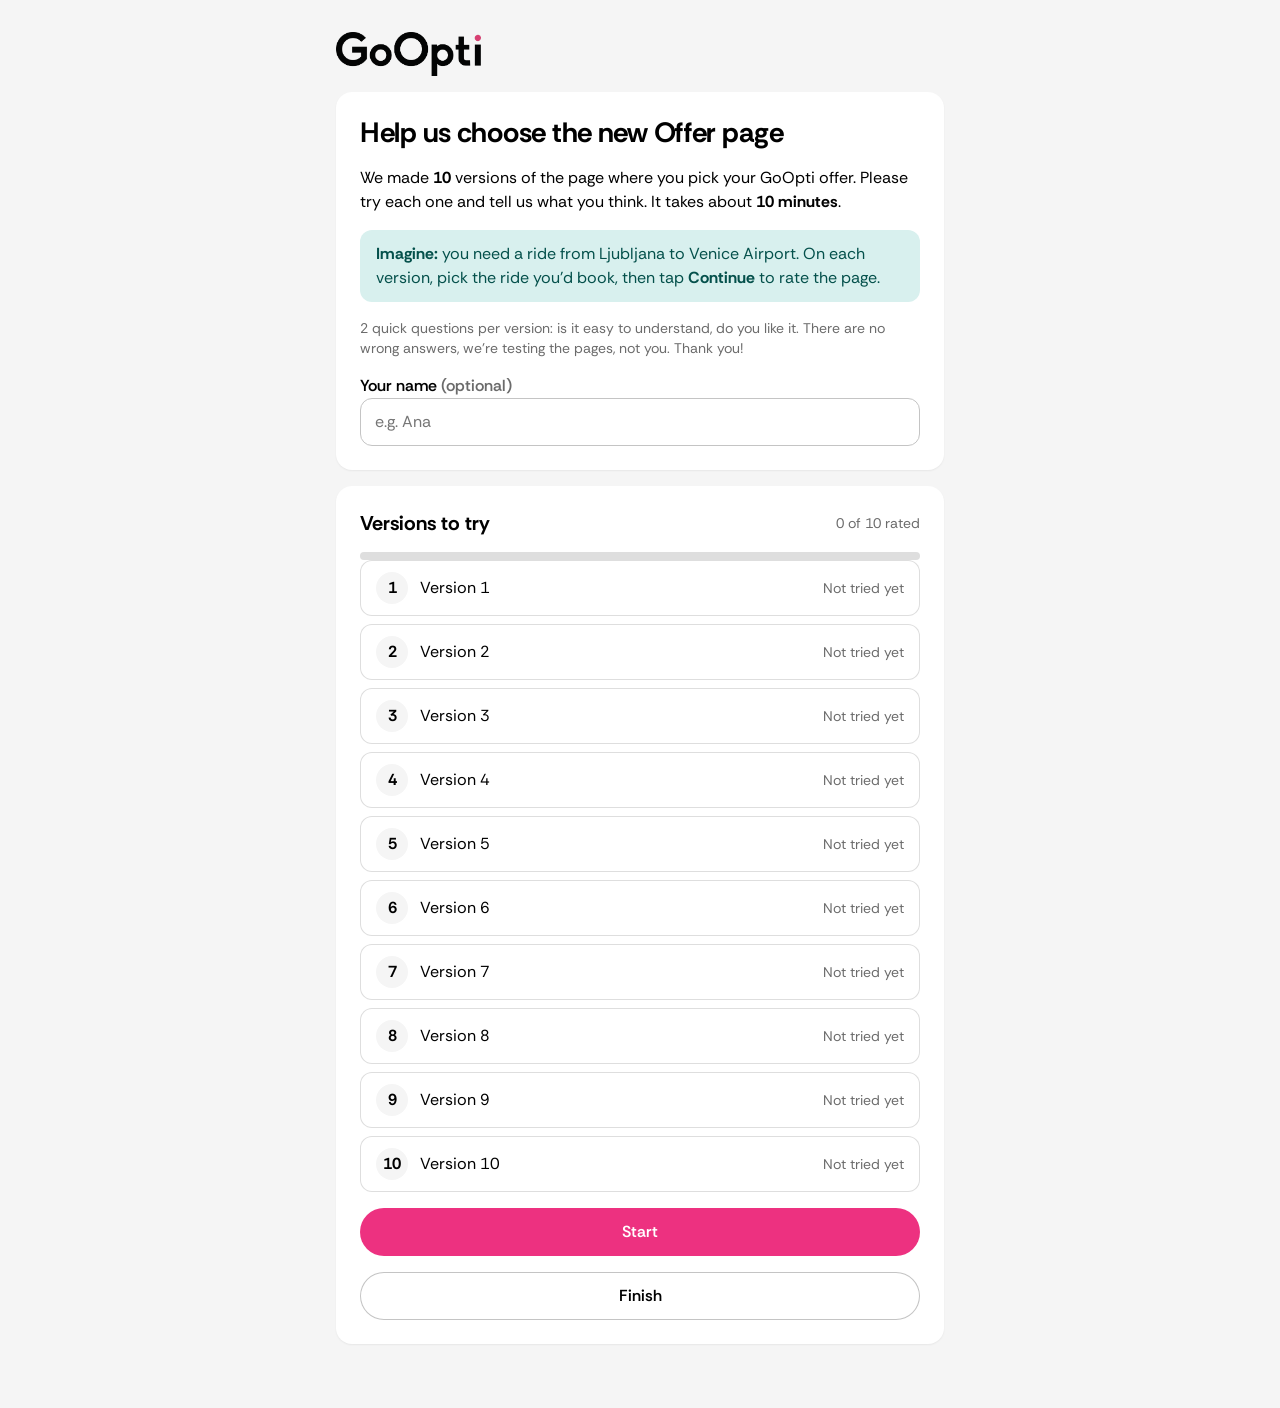
<file: index.html>
<!doctype html>
<html lang="en">
<head>
<meta charset="utf-8">
<meta name="viewport" content="width=device-width, initial-scale=1, viewport-fit=cover">
<title>GoOpti offer page survey</title>
<link rel="preconnect" href="https://fonts.googleapis.com">
<link href="https://fonts.googleapis.com/css2?family=Rethink+Sans:wght@400;600;700;800&display=swap" rel="stylesheet">
<link rel="stylesheet" href="survey.css?v=5">
</head>
<body>
<main class="wrap stack">
  <img class="logo-img" src="logo.png" alt="GoOpti" width="146" height="44">
  <section class="card stack">
    <h1 class="h1">Help us choose the new Offer page</h1>
    <p>We made <b id="count">11</b> versions of the page where you pick your GoOpti offer. Please try each one and tell us what you think. It takes about <b>10 minutes</b>.</p>
    <div class="task"><b>Imagine:</b> you need a ride from Ljubljana to Venice Airport. On each version, pick the ride you'd book, then tap <b>Continue</b> to rate the page.</div>
    <p class="small muted">2 quick questions per version: is it easy to understand, do you like it. There are no wrong answers, we're testing the pages, not you. Thank you!</p>
    <div id="name-box">
      <label class="q__label" for="name">Your name <span class="muted">(optional)</span></label>
      <input type="text" id="name" autocomplete="name" placeholder="e.g. Ana">
    </div>
  </section>

  <section class="card stack">
    <div style="display:flex;align-items:center;gap:12px">
      <h2 class="h2">Versions to try</h2>
      <span class="small muted" id="progress-text" style="margin-left:auto"></span>
    </div>
    <div class="progress"><i id="progress" style="width:0"></i></div>
    <ol class="plist" id="list"></ol>
    <a class="btn btn--block" id="go" href="#">Start</a>
    <a class="btn btn--ghost btn--block" id="fav" href="done.html" hidden>Finish</a>
  </section>
</main>
<script src="survey.js?v=6"></script>
<script>
(function () {
  const m = SV.me(), total = SV.PROTOS.length;
  const name = document.getElementById('name');
  name.value = m.name || '';
  name.addEventListener('input', () => { const x = SV.me(); x.name = name.value.trim(); SV.saveMe(x); });
  document.getElementById('count').textContent = total;

  const done = m.order.filter(n => m.done[n]).length;
  const next = m.order.find(n => !m.done[n]);
  document.getElementById('list').innerHTML = m.order.map((n, i) => {
    const d = m.done[n];
    return '<li><a href="proto.html?v=' + encodeURIComponent(n) + '"' + (d ? ' class="is-done"' : '') + '>' +
      '<span class="num">' + (d ? '✓' : i + 1) + '</span><span>Version ' + (i + 1) + '</span>' +
      '<span class="state">' + (d ? 'Rated' : 'Not tried yet') + '</span></a></li>';
  }).join('');
  document.getElementById('progress').style.width = (done / total * 100) + '%';
  document.getElementById('progress-text').textContent = done + ' of ' + total + ' rated';

  const go = document.getElementById('go');
  if (next) {
    go.href = 'proto.html?v=' + encodeURIComponent(next);
    go.textContent = done ? 'Continue with version ' + (m.order.indexOf(next) + 1) : 'Start';
  } else go.hidden = true;
  // finishing is offered once at least one version is rated
  if (done >= 1) document.getElementById('fav').hidden = false;
  if (!next) document.getElementById('fav').className = 'btn btn--block';

})();
</script>
</body>
</html>
</file>
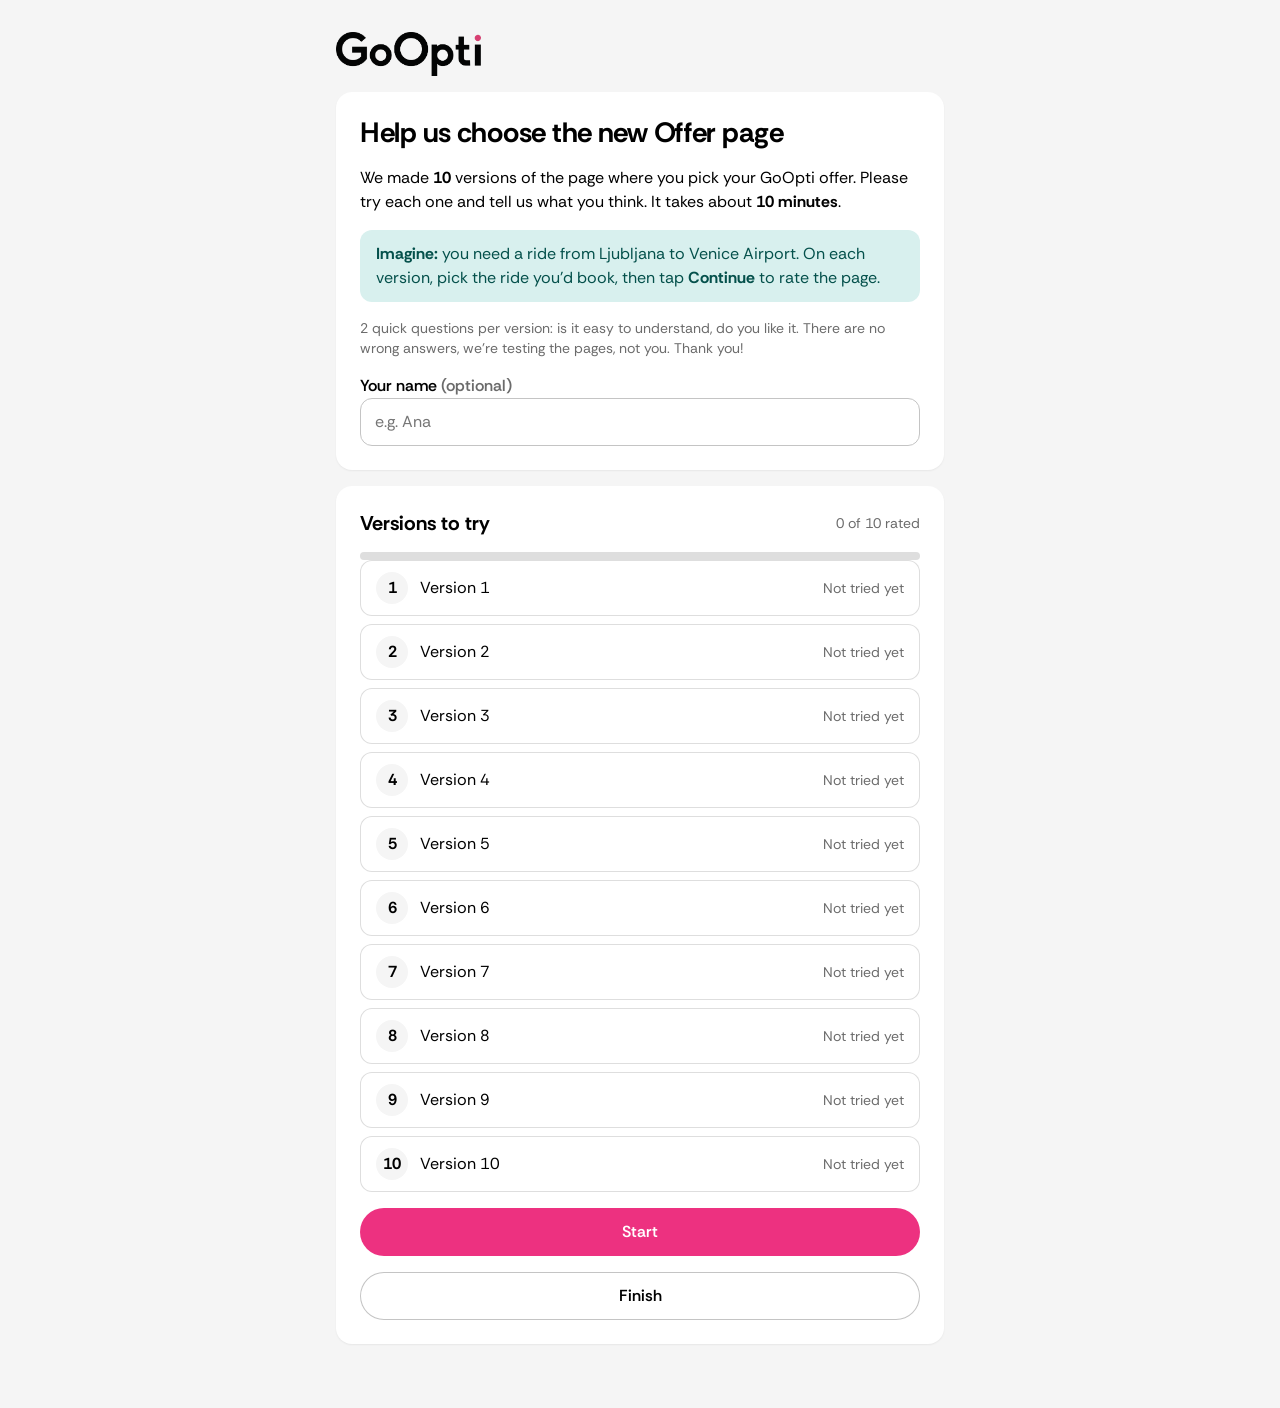
<file: done.html>
<!doctype html>
<html lang="en">
<head>
<meta charset="utf-8">
<meta name="viewport" content="width=device-width, initial-scale=1, viewport-fit=cover">
<title>Almost done · GoOpti survey</title>
<link rel="preconnect" href="https://fonts.googleapis.com">
<link href="https://fonts.googleapis.com/css2?family=Rethink+Sans:wght@400;600;700;800&display=swap" rel="stylesheet">
<link rel="stylesheet" href="survey.css?v=4">
</head>
<body>
<main class="wrap stack">
  <img class="logo-img" src="logo.png" alt="GoOpti" width="146" height="44">

  <form class="card stack" id="form">
    <h1 class="h1">Almost done</h1>
    <div>
      <label class="q__label" for="why">Anything else you'd like to tell us? <span class="muted">(optional)</span></label>
      <textarea id="why" placeholder="Which version did you like best, what could be better…"></textarea>
    </div>
    <p class="small" id="err" style="color:var(--error)" hidden></p>
    <button class="btn btn--block" type="submit" id="submit">Submit</button>
    <a class="btn btn--ghost btn--block" href="index.html">Back to all versions</a>
  </form>

  <section class="card stack" id="thanks" hidden>
    <h1 class="h1">Thank you! 🙌</h1>
    <p>Your answers are saved. You can close this page.</p>
    <a class="btn btn--ghost btn--block" href="index.html">Change my answers</a>
  </section>
</main>
<script src="survey.js?v=6"></script>
<script>
(function () {
  const m = SV.me();
  if (!m.order.some(n => m.done[n])) { location.replace('index.html'); return; }

  const form = document.getElementById('form'), err = document.getElementById('err'), submit = document.getElementById('submit');
  form.addEventListener('submit', async e => {
    e.preventDefault();
    submit.disabled = true; submit.textContent = 'Saving…'; err.hidden = true;
    try {
      await SV.saveFinal(document.getElementById('why').value.trim());
      form.hidden = true; document.getElementById('thanks').hidden = false; scrollTo(0, 0);
    } catch (x) {
      submit.disabled = false; submit.textContent = 'Try again';
      err.textContent = 'Could not save. Check your connection and try again.'; err.hidden = false;
    }
  });
})();
</script>
</body>
</html>
</file>
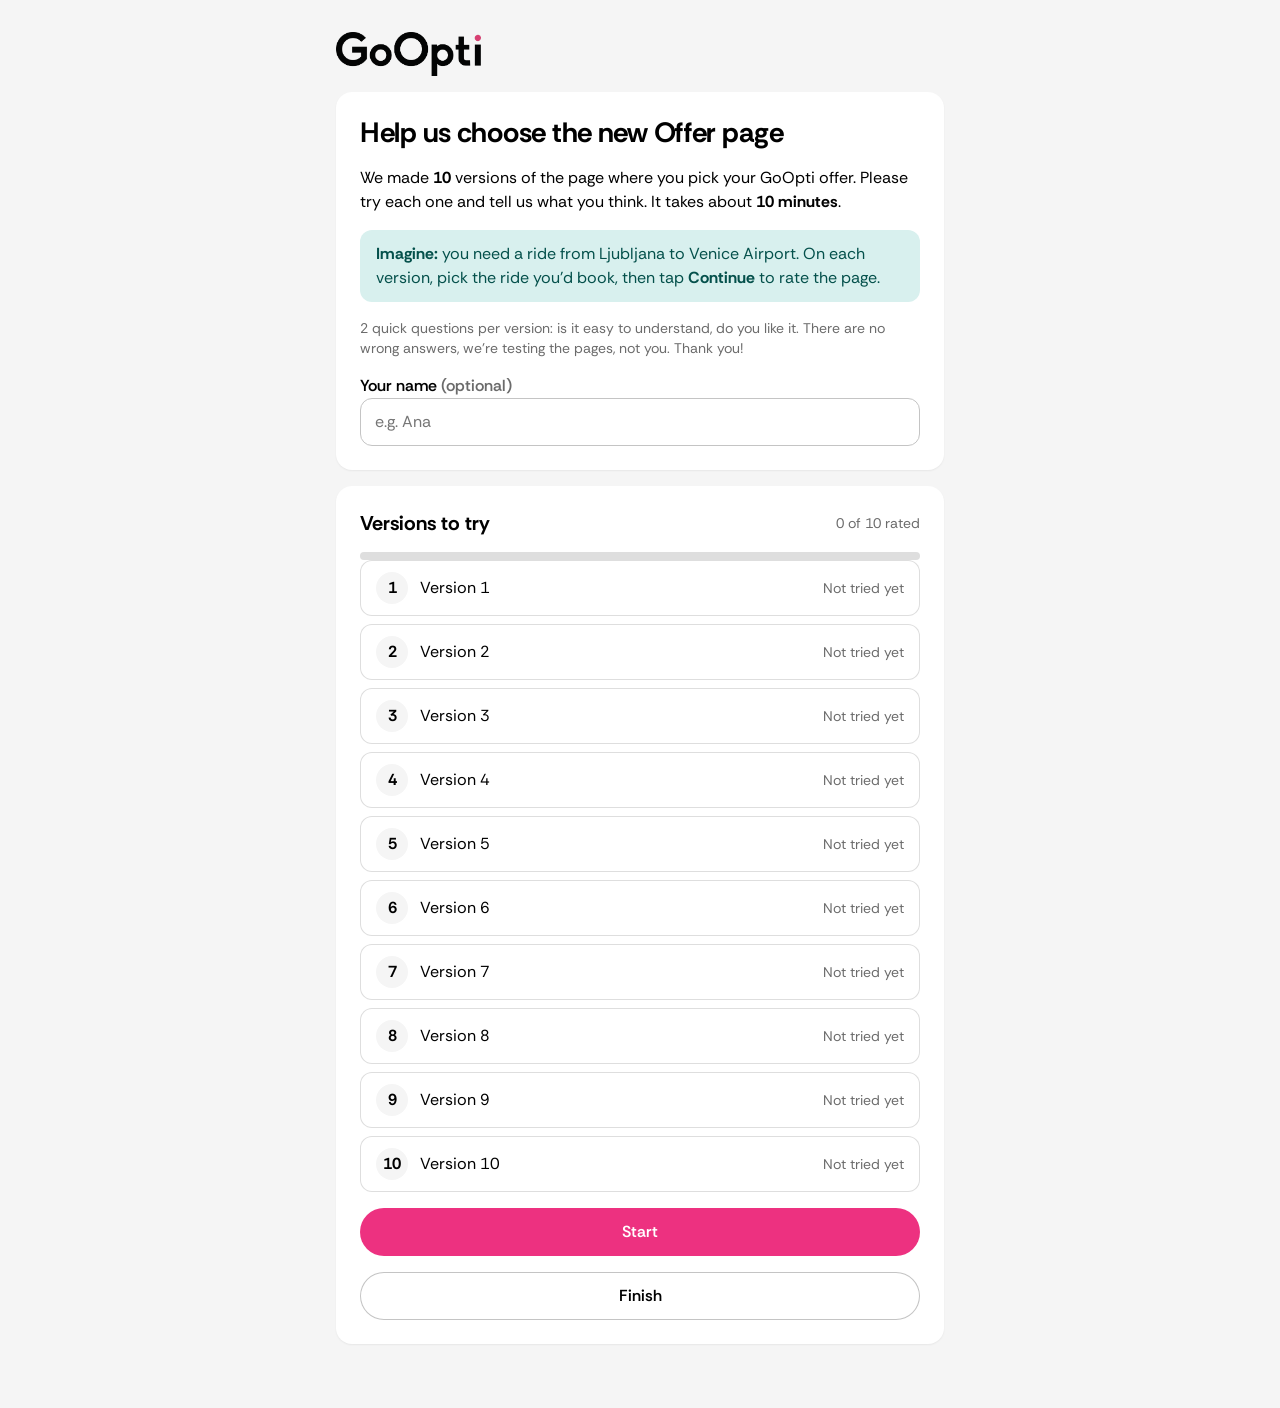
<file: proto.html>
<!doctype html>
<html lang="en">
<head>
<meta charset="utf-8">
<meta name="viewport" content="width=device-width, initial-scale=1, viewport-fit=cover">
<title>Try a version · GoOpti survey</title>
<link rel="preconnect" href="https://fonts.googleapis.com">
<link href="https://fonts.googleapis.com/css2?family=Rethink+Sans:wght@400;600;700;800&display=swap" rel="stylesheet">
<link rel="stylesheet" href="survey.css?v=4">
</head>
<body class="is-proto">
<div class="pp">
  <div class="pp__top">
    <a class="back" href="index.html">← All versions</a>
    <span class="step" id="step"></span>
  </div>

  <iframe class="pp__frame" id="frame" title="Prototype"></iframe>

  <div class="scrim" id="scrim"></div>

  <form class="card pp__side stack" id="form" role="dialog" aria-modal="true" tabindex="-1" aria-labelledby="title" novalidate>
    <button class="sheet-x" type="button" id="close" aria-label="Close">✕</button>
    <h1 class="h2" id="title">Rate this version</h1>
        <div id="qs"></div>
    <div>
      <label class="q__label" for="comment">Anything to add? <span class="muted">(optional)</span></label>
      <textarea id="comment" placeholder="What was confusing, what did you like…"></textarea>
    </div>
    <p class="small" id="err" style="color:var(--error)" hidden>Please answer both questions.</p>
    <button class="btn btn--block" type="submit" id="submit">Save and next</button>
  </form>
</div>
<script src="survey.js?v=6"></script>
<script>
(function () {
  const n = new URLSearchParams(location.search).get('v');
  if (!SV.proto(n)) { location.replace('index.html'); return; }
  const m = SV.me(), pos = m.order.indexOf(n), total = m.order.length, prev = m.done[n] || {};

  document.getElementById('frame').src = 'prototypes.html?v=' + encodeURIComponent(n) + '&r=20261029d';
  document.getElementById('step').textContent = 'Version ' + (pos + 1) + ' of ' + total;
  document.getElementById('title').textContent = 'Rate version ' + (pos + 1);
  document.title = 'Version ' + (pos + 1) + ' · GoOpti survey';

  document.getElementById('qs').innerHTML = SV.QUESTIONS.map(q =>
    '<fieldset class="q"><legend class="q__label">' + SV.esc(q.label) + '</legend><div class="scale">' +
    SV.FACES.map((f, i) => {
      const id = q.key + (i + 1), v = i + 1;
      return '<input type="radio" name="' + q.key + '" id="' + id + '" value="' + v + '"' + (prev[q.key] === v ? ' checked' : '') + '>' +
        '<label for="' + id + '" title="' + v + ' of 5"><span class="f" aria-hidden="true">' + f + '</span><span class="d">' + v + '</span></label>';
    }).join('') +
    '</div><div class="scale__ends"><span>' + SV.esc(q.low) + '</span><span>' + SV.esc(q.high) + '</span></div></fieldset>'
  ).join('');
  document.getElementById('comment').value = prev.comment || '';

  // next unrated version after this one, wrapping round; the favourite page when all are rated
  function nextUrl(done) {
    for (let k = 1; k <= total; k++) {
      const c = m.order[(pos + k) % total];
      if (!done[c] && c !== n) return 'proto.html?v=' + encodeURIComponent(c);
    }
    return 'done.html';
  }
  const submit = document.getElementById('submit');
  submit.textContent = nextUrl(Object.assign({}, m.done, { [n]: 1 })) === 'done.html' ? 'Save and finish' : 'Save and next';

  const form = document.getElementById('form'), err = document.getElementById('err');
  form.addEventListener('change', () => { err.hidden = true; });
  form.addEventListener('submit', async e => {
    e.preventDefault();
    const a = {};
    for (const q of SV.QUESTIONS) {
      const r = form.querySelector('input[name="' + q.key + '"]:checked');
      if (!r) { err.hidden = false; return; }
      a[q.key] = +r.value;
    }
    submit.disabled = true; submit.textContent = 'Saving…';
    try {
      await SV.saveRating(n, a, document.getElementById('comment').value.trim());
      location.href = nextUrl(SV.me().done);
    } catch (x) {
      submit.disabled = false; submit.textContent = 'Try again';
      err.textContent = 'Could not save. Check your connection and try again.'; err.hidden = false;
    }
  });

  // small screens: the form is a bottom sheet
  const side = form, scrim = document.getElementById('scrim');
  const open = on => {
    side.classList.toggle('is-open', on); scrim.classList.toggle('is-on', on);
    if (on) setTimeout(() => form.focus({ preventScroll: true }), 250);
  };
  // Continue inside the prototype asks this page to show the rating
  window.addEventListener('message', e => {
    if (e.source !== document.getElementById('frame').contentWindow || e.data !== 'survey-rate') return;
    open(true);
  });
  document.getElementById('close').addEventListener('click', () => open(false));
  scrim.addEventListener('click', () => open(false));
  document.addEventListener('keydown', e => { if (e.key === 'Escape') open(false); });
})();
</script>
</body>
</html>
</file>
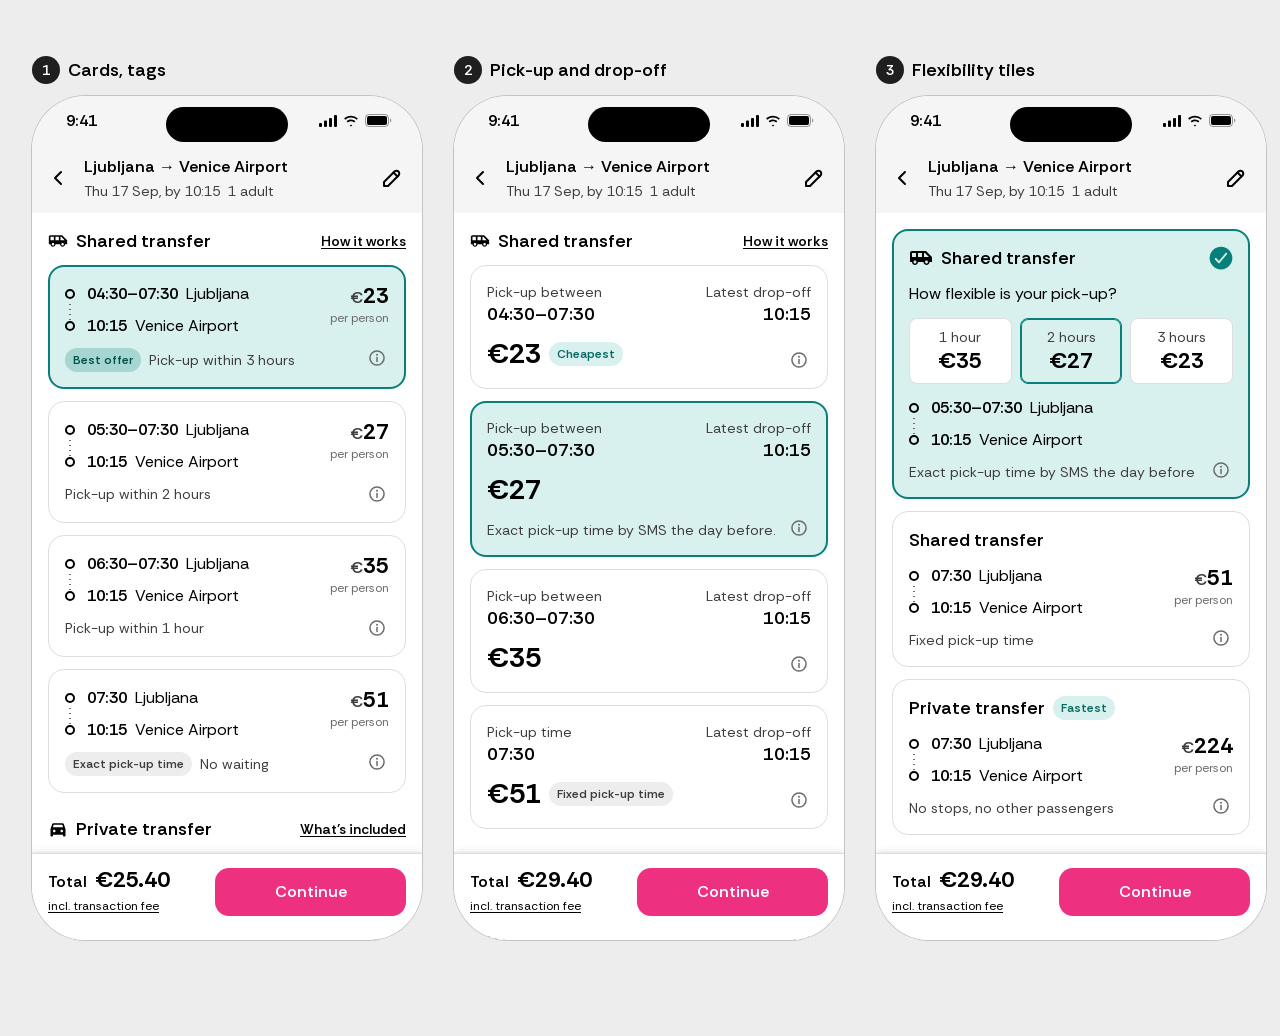
<file: prototypes.html>
<!doctype html>
<html lang="en">
<head>
<meta charset="utf-8">
<meta name="viewport" content="width=device-width, initial-scale=1">
<title>GoOpti — offers variants v2</title>
<!-- Variants of the Offers ride list, side by side, to pick one with the team and then with the client (25.10.2026).
     Starts from the client's experiments (github.com/domerome77/productoffer, knowledge/research/client-productoffer.md).
     Built by build.py into GoOpti-offers-variants-v2.html (v2 since 27.10.2026, without the old 0, 2b, 2c, 4, 5a, 6, 6a; renumbered 27.10.2026, Cards, tags is 1; 1+1, 1+2, times and List removed) in the project root. Only the ride list and its sheets: How it works / What’s included open the ride sheet as in the client’s GoOpti-Offers-2-products.html (28.10.2026), (i) is not wired. -->
<style>
/* Tokens from the Figma file "GoOpti — UI Kit & Prototype" (variables, 07.10.2026).
   Names match the kit: color/text/primary -> --color-text-primary. Do not hardcode values in other files. */

@font-face {
  font-family: 'Rethink Sans';
  font-style: normal;
  font-weight: 400 800;
  font-display: swap;
  src: url([data-uri]) format('woff2');
  unicode-range: U+0100-02BA, U+02BD-02C5, U+02C7-02CC, U+02CE-02D7, U+02DD-02FF, U+0304, U+0308, U+0329, U+1D00-1DBF, U+1E00-1E9F, U+1EF2-1EFF, U+2020, U+20A0-20AB, U+20AD-20C0, U+2113, U+2C60-2C7F, U+A720-A7FF;
}
@font-face {
  font-family: 'Rethink Sans';
  font-style: normal;
  font-weight: 400 800;
  font-display: swap;
  src: url([data-uri]) format('woff2');
  unicode-range: U+0000-00FF, U+0131, U+0152-0153, U+02BB-02BC, U+02C6, U+02DA, U+02DC, U+0304, U+0308, U+0329, U+2000-206F, U+20AC, U+2122, U+2191, U+2193, U+2212, U+2215, U+FEFF, U+FFFD;
}

:root {
  /* Primitives */
  --primary-50: #fef4f6;  --primary-100: #ffe3e8; --primary-200: #f9d2db; --primary-300: #ee87a9; --primary-400: #e85289;
  --primary-500: #ee2b74; --primary-600: #da0364; --primary-700: #a8024c; --primary-800: #820039; --primary-900: #5e0027;
  --secondary-50: #edfaf8; --secondary-100: #d8f0ee; --secondary-200: #9cd9d3; --secondary-300: #61c3b9; --secondary-400: #3dbab1;
  --secondary-500: #00b4aa; --secondary-600: #088079; --secondary-700: #056963; --secondary-800: #04504b; --secondary-900: #003935;
  --neutral-0: #ffffff; --neutral-50: #f5f5f5; --neutral-100: #ededed; --neutral-200: #dedede; --neutral-300: #c4c4c4;
  --neutral-400: #a8a8a8; --neutral-500: #858585; --neutral-600: #6b6b6b; --neutral-700: #575757; --neutral-800: #3e3e3e;
  --neutral-900: #1f1f1f; --neutral-1000: #000000;
  --error-50: #fff4f2; --error-100: #ffe5df; --error-600: #d1320f; --error-700: #a61f00;
  --warning-50: #fff7ef; --warning-100: #ffedda; --warning-600: #a26402; --warning-700: #804e00;
  --neutral-alpha-50: #00000080;
  --sand-50: #fcfaf3; --sand-100: #f9f5e6; --sand-200: #eae7d8;

  /* Semantic colors */
  --color-text-primary: var(--neutral-1000);
  --color-text-secondary: var(--neutral-800);
  --color-text-tertiary: var(--neutral-600);
  --color-text-disabled: var(--neutral-400);
  --color-text-inverse: var(--neutral-0);
  --color-text-brand: #ed3180;
  --color-text-success: var(--secondary-700);
  --color-text-error: var(--error-700);
  --color-text-warning: var(--warning-700);
  --color-bg-page: var(--neutral-0);
  --color-bg-subtle: var(--neutral-50);
  --color-bg-muted: var(--neutral-100);
  --color-bg-inverse: var(--neutral-900);
  --color-bg-overlay: var(--neutral-alpha-50);
  --color-bg-brand-subtle: var(--primary-50);
  --color-bg-success-subtle: var(--secondary-100);
  --color-bg-error-subtle: var(--error-100);
  --color-bg-warning-subtle: var(--warning-100);
  --color-bg-sand: var(--sand-50);
  --color-bg-sand-muted: var(--sand-100);
  --color-bg-sand-strong: var(--sand-200);
  /* gold perk badge (Latest pick-up), as in Anya's desktop 22.10.2026; not in the Figma kit yet */
  --color-bg-gold-subtle: #f6ebc8; --color-text-gold: #7a5a00;
  --color-action-primary: #ed3180;
  --color-action-primary-hover: var(--primary-600);
  --color-action-primary-pressed: var(--primary-700);
  --color-action-disabled: var(--neutral-200);
  --color-action-success: var(--secondary-600);
  --color-border-subtle: var(--neutral-200);
  --color-border-input: var(--neutral-500);
  --color-border-strong: var(--neutral-1000);
  --color-border-selected: #ed3180;
  --color-border-error: var(--error-600);
  --color-border-success: var(--secondary-600);
  --color-focus-ring: var(--neutral-1000);
  --color-icon-default: var(--neutral-1000);
  --color-icon-muted: var(--neutral-600);
  --color-icon-inverse: var(--neutral-0);
  --color-icon-brand: #ed3180;
  --color-icon-success: var(--secondary-600);
  --color-icon-warning: var(--warning-600);
  --color-icon-error: var(--error-600);
  --color-icon-disabled: var(--neutral-400);
  --color-control-off: var(--neutral-500);

  /* Type */
  --font-family: 'Rethink Sans', -apple-system, BlinkMacSystemFont, 'Segoe UI', sans-serif;
  --font-weight-regular: 400;
  --font-weight-medium: 500;
  --font-weight-semibold: 600;
  --font-weight-bold: 700;

  /* Responsive collection, mode "mobile" */
  --font-size-display: 32px;  --line-height-display: 40px;
  --font-size-h1: 28px;       --line-height-h1: 36px;
  --font-size-h2: 22px;       --line-height-h2: 28px;
  --font-size-h3: 18px;       --line-height-h3: 24px;
  --font-size-label-lg: 16px; --line-height-label-lg: 24px;
  --font-size-body: 16px;     --line-height-body: 24px;
  --font-size-body-sm: 14px;  --line-height-body-sm: 20px;
  --font-size-label: 14px;    --line-height-label: 20px;
  --font-size-label-sm: 12px; --line-height-label-sm: 16px;
  --font-size-caption: 12px;  --line-height-caption: 16px;

  /* Space, radius */
  --space-0: 0; --space-4: 4px; --space-8: 8px; --space-12: 12px; --space-16: 16px; --space-20: 20px;
  --space-24: 24px; --space-32: 32px; --space-40: 40px; --space-48: 48px; --space-64: 64px;
  --radius-sm: 4px; --radius-md: 8px; --radius-lg: 16px; --radius-full: 9999px;

  --layout-page-margin: var(--space-16);
  --layout-section-gap: var(--space-32);
  --layout-block-gap: var(--space-24);
  --layout-card-padding: var(--space-16);

  /* Effect styles */
  --shadow-raised: 0 1px 2px rgba(0,0,0,.06), 0 2px 8px rgba(0,0,0,.08);
  --shadow-overlay: 0 4px 12px rgba(0,0,0,.08), 0 16px 40px rgba(0,0,0,.16);
  --shadow-sticky-top: 0 -1px 2px rgba(0,0,0,.06), 0 -2px 8px rgba(0,0,0,.08);

  /* Prototype only: width of the app column on wide screens */
  --app-max-width: 480px;
}
</style>
<style>
*, *::before, *::after { box-sizing: border-box; margin: 0; padding: 0; }

html { -webkit-text-size-adjust: 100%; text-size-adjust: 100%; }

/* Device insets. Inside the desktop phone frame (js/frame.js) they are faked: status bar on top, home indicator below. */
:root { --safe-top: env(safe-area-inset-top); --safe-bottom: env(safe-area-inset-bottom); }
/* no home indicator in the frame: the bottom inset only brings the bar's bottom padding to 22, as in the client prototype (user, 20.10.2026) */
html.is-framed { --safe-top: 47px; --safe-bottom: 6px; scrollbar-width: none; }
html.is-framed ::-webkit-scrollbar { display: none; }
html.is-framed * { scrollbar-width: none; }

body {
  font-family: var(--font-family);
  font-size: var(--font-size-body);
  line-height: var(--line-height-body);
  color: var(--color-text-primary);
  background: var(--color-bg-muted);
  -webkit-font-smoothing: antialiased;
  -webkit-tap-highlight-color: transparent;
  min-height: 100dvh;
}
body.is-locked { overflow: hidden; }

button, input, select { font: inherit; color: inherit; }
button { background: none; border: 0; cursor: pointer; text-align: inherit; }
img, svg { display: block; }

[hidden] { display: none !important; }

:focus-visible { outline: 2px solid var(--color-focus-ring); outline-offset: 2px; }

.sr-only {
  position: absolute; width: 1px; height: 1px; overflow: hidden;
  clip: rect(0 0 0 0); white-space: nowrap;
}

/* The app column: full width on phones, centred column on wide screens (no device frame). */
#app {
  max-width: var(--app-max-width);
  margin: 0 auto;
  min-height: 100dvh;
  background: var(--color-bg-page);
  position: relative;
  /* a column: the screen's main takes the free height, so a short screen keeps its sticky bar at the bottom (user 21.10.2026) */
  display: flex; flex-direction: column;
}
#app > main { flex: 1 0 auto; }
@media (min-width: 481px) {
  #app { box-shadow: 0 0 0 1px var(--color-border-subtle); }
}

/* Desktop phone frame: the page shows a 390×844 phone like the client prototype, the prototype runs inside it in an iframe */
.stage {
  height: 100vh; overflow: hidden; display: flex; align-items: center; justify-content: center;
  background: var(--color-bg-muted);
}
.stage__phone {
  width: 390px; height: 844px; flex-shrink: 0;
  border-radius: 54px; overflow: hidden; /* as in the client prototype: iPhone 12–14, 390×844 */
  background: var(--color-bg-page);
  box-shadow: 0 0 0 1px var(--neutral-300);
  transform-origin: center;
}
.stage__phone iframe { display: block; width: 100%; height: 100%; border: 0; }

/* Drawn inside the iframe, over the app */
.device-bar {
  position: fixed; top: 0; left: 0; right: 0; z-index: 1000; height: 47px;
  display: flex; align-items: center; justify-content: space-between;
  padding: 2px 30px 0 34px;
  font-size: 16px; font-weight: 600; letter-spacing: -0.01em;
  color: var(--color-text-primary); pointer-events: none;
}
.device-bar__time { pointer-events: auto; padding: 8px; margin: -8px; } /* system menu on click (22.10.2026) */
.device-bar.is-light { color: var(--color-text-inverse); }
.device-bar__icons { display: flex; align-items: center; gap: 6px; }
.device-bar svg { fill: currentColor; }
.device-bar__island {
  position: absolute; top: 11px; left: 50%; width: 122px; height: 35px; margin-left: -61px;
  border-radius: 18px; background: var(--neutral-1000);
}

/* Text styles */
.t-display  { font-size: var(--font-size-display); line-height: var(--line-height-display); font-weight: 700; letter-spacing: -0.01em; }
.t-h1       { font-size: var(--font-size-h1); line-height: var(--line-height-h1); font-weight: 700; letter-spacing: -0.01em; }
.t-h2       { font-size: var(--font-size-h2); line-height: var(--line-height-h2); font-weight: 700; }
.t-h3       { font-size: var(--font-size-h3); line-height: var(--line-height-h3); font-weight: 600; }
.t-label-lg { font-size: var(--font-size-label-lg); line-height: var(--line-height-label-lg); font-weight: 600; }
.t-body     { font-size: var(--font-size-body); line-height: var(--line-height-body); font-weight: 400; }
.t-body-sm  { font-size: var(--font-size-body-sm); line-height: var(--line-height-body-sm); font-weight: 400; }
.t-label    { font-size: var(--font-size-label); line-height: var(--line-height-label); font-weight: 600; }
.t-label-sm { font-size: var(--font-size-label-sm); line-height: var(--line-height-label-sm); font-weight: 600; }
.t-caption  { font-size: var(--font-size-caption); line-height: var(--line-height-caption); font-weight: 400; }

.c-secondary { color: var(--color-text-secondary); }
.c-tertiary  { color: var(--color-text-tertiary); }
.c-primary   { color: var(--color-text-primary); }
.c-brand     { color: var(--color-text-brand); }
.c-success   { color: var(--color-text-success); }

.ellipsis { overflow: hidden; text-overflow: ellipsis; white-space: nowrap; }

/* Icons are inline SVG with currentColor */
.icon { flex-shrink: 0; color: var(--color-icon-default); }
.icon--muted { color: var(--color-icon-muted); }
.icon--brand { color: var(--color-icon-brand); }
.icon--inverse { color: var(--color-icon-inverse); }
.icon--success { color: var(--color-icon-success); }
.icon--error { color: var(--color-icon-error); }
.nowrap { white-space: nowrap; }

@media (prefers-reduced-motion: reduce) {
  *, *::before, *::after { animation-duration: 1ms !important; transition-duration: 1ms !important; }
}
/* Phone keyboard picture in the desktop frame (js/frame.js, 22.10.2026): the screen above it gets shorter, as on a phone */
.device-kb { position: fixed; left: 0; right: 0; bottom: 0; z-index: 900; line-height: 0; animation: kb-up .2s ease-out; }
.device-kb[hidden] { display: none; }
.device-kb img { width: 100%; height: auto; display: block; }
@keyframes kb-up { from { transform: translateY(100%); } }
html.has-kb body { padding-bottom: var(--kb); }
html.has-kb .cta-bar { bottom: var(--kb); }
html.has-kb .sheet-layer { height: calc(var(--vvh, 100%) - var(--kb)); }
</style>
<style>
/* Kit components. Class names follow the CSS notes in the Figma component descriptions. */

/* Action/Button */
.btn {
  display: flex; align-items: center; justify-content: center; gap: var(--space-8);
  width: 100%; min-height: 48px; padding: var(--space-12) var(--space-20);
  border-radius: var(--radius-md);
  font-size: var(--font-size-label-lg); line-height: var(--line-height-label-lg); font-weight: 600;
  text-align: center;
  transition: background-color .15s;
}
.btn--primary { background: var(--color-action-primary); color: var(--color-text-inverse); }
@media (hover: hover) { .btn--primary:hover { background: var(--color-action-primary-hover); } }
.btn--primary:active { background: var(--color-action-primary-pressed); }
.btn--primary[disabled] { background: var(--color-action-disabled); color: var(--color-text-disabled); cursor: default; }
.btn--secondary { background: var(--color-bg-page); border: 1px solid var(--color-border-strong); }
@media (hover: hover) { .btn--secondary:hover { background: var(--color-bg-subtle); } }

/* Action/Icon button: 44x44 tap target */
.icon-btn {
  width: 44px; height: 44px; flex-shrink: 0;
  display: flex; align-items: center; justify-content: center;
  border-radius: 22px;
}
/* No hover pad: the 44px target is wider than the icon, a filled circle would touch the screen edge. Mouse hover only dims the icon. */
@media (hover: hover) { .icon-btn:not([disabled]):hover .icon { opacity: .6; } }
.icon-btn[disabled] { cursor: default; }
.icon-btn[disabled] .icon { color: var(--color-icon-disabled); }

/* Feedback/Badge */
.badge {
  display: inline-flex; align-items: center; gap: var(--space-4);
  padding: var(--space-4) var(--space-8); border-radius: var(--radius-full);
  font-size: var(--font-size-label-sm); line-height: var(--line-height-label-sm); font-weight: 600;
  white-space: nowrap;
}
.badge--success { background: var(--color-bg-success-subtle); color: var(--color-text-success); }
.badge--success.badge--solid { background: var(--color-icon-success); color: var(--color-text-inverse); }
.badge--neutral { background: var(--color-bg-muted); color: var(--color-text-secondary); }
/* a perk (latest pick-up); price perks stay green, other times grey (as in Anya's desktop, 22.10.2026) */
.badge--gold { background: var(--color-bg-gold-subtle); color: var(--color-text-gold); }
.badge--warning { background: var(--color-bg-warning-subtle); color: var(--color-text-warning); }
.badge--error { background: var(--color-bg-error-subtle); color: var(--color-text-error); }

/* Text link, underlined; 24 px tap height at least (WCAG 2.2 target size) */
.link {
  min-height: 24px; display: inline-flex; align-items: center;
  text-decoration: underline; text-underline-offset: 2px; color: var(--color-text-primary);
}
@media (hover: hover) { .link:hover { text-decoration-thickness: 2px; } }
/* link inside running text: keeps the line height; the colour of the text around it, only semibold, never black on coloured text (Phil 22.10.2026) */
.link--inline { display: inline; min-height: 0; font-weight: 600; font-size: inherit; line-height: inherit; color: inherit; }

/* List/Check item */
.check-list { list-style: none; display: flex; flex-direction: column; gap: var(--space-12); }
.check-item { display: flex; align-items: flex-start; gap: var(--space-8); }
.check-item > .icon { flex-shrink: 0; }
.check-item > span { flex: 1; min-width: 0; }

/* Feedback/Alert */
.alert {
  display: flex; align-items: flex-start; gap: var(--space-12);
  padding: var(--space-12) var(--space-12) var(--space-12) var(--space-16);
  border-radius: var(--radius-md);
}
.alert__icon { height: 24px; display: flex; align-items: center; }
.alert__icon-wide { margin: 0 -2px; } /* 24 px glyph in the 20 px slot, as in the buffer note */
.alert__body { flex: 1; min-width: 0; display: flex; flex-direction: column; gap: var(--space-4); }
.alert__title { font-size: var(--font-size-label-lg); line-height: var(--line-height-label-lg); font-weight: 600; }
.alert__text { font-size: var(--font-size-body-sm); line-height: var(--line-height-body-sm); color: var(--color-text-secondary); }
.alert--success, .alert--info-teal { background: var(--color-bg-success-subtle); }
.alert--success .alert__icon .icon { color: var(--color-icon-success); }
.alert--info { background: var(--color-bg-subtle); }
.alert--warning { background: var(--color-bg-warning-subtle); }
.alert--warning .alert__icon .icon { color: var(--color-icon-warning); }
.alert--error { background: var(--color-bg-error-subtle); }
/* too late for the flight (Flow 06 - too late, 1513:28324): brand pink, not error red */
.alert--brand { background: var(--color-bg-brand-subtle); }
.alert--brand .alert__icon .icon { color: var(--color-icon-brand); }
.alert--error .alert__icon .icon { color: var(--color-icon-error); }

/* Layout/Divider */
.divider { height: 1px; background: var(--color-border-subtle); border: 0; width: 100%; }

/* Navigation/Top bar, type close: title + close button (sheets, full-screen dialogs) */
.sheet-header {
  display: flex; align-items: flex-start; gap: var(--space-4);
  min-height: 56px; padding: 6px var(--space-4) 6px var(--space-16);
  background: var(--color-bg-page);
}
.sheet-header__titles { flex: 1; min-width: 0; padding: var(--space-8) 0; }
.sheet-header__row { display: flex; align-items: flex-start; gap: var(--space-8); }
.sheet-header__icon { width: 20px; height: 36px; display: flex; align-items: center; justify-content: center; }

/* Form/Checkbox: 20 px box in a 24 px slot, the whole row (min 44 px) is the tap target */
.checkbox { display: flex; align-items: flex-start; gap: var(--space-12); min-height: 44px; padding: var(--space-8) 0; cursor: pointer; position: relative; }
.checkbox input { position: absolute; opacity: 0; width: 24px; height: 24px; margin: 0; }
.checkbox__box {
  flex-shrink: 0; width: 20px; height: 20px; margin: 2px;
  display: flex; align-items: center; justify-content: center;
  border: 2px solid var(--color-border-input); border-radius: var(--radius-sm); background: var(--color-bg-page);
}
.checkbox__box .icon { visibility: hidden; color: var(--color-icon-inverse); }
.checkbox input:checked + .checkbox__box { background: var(--color-action-primary); border-color: var(--color-action-primary); }
.checkbox input:checked + .checkbox__box .icon { visibility: visible; }
.checkbox input:focus-visible + .checkbox__box { outline: 2px solid var(--color-focus-ring); outline-offset: 2px; }
@media (hover: hover) { .checkbox:hover input:not(:checked):not(:disabled) + .checkbox__box { border-color: var(--color-border-strong); } }
.checkbox:has(input:disabled) { cursor: default; color: var(--color-text-disabled); }
.checkbox input:disabled + .checkbox__box { border-color: var(--color-icon-disabled); background: var(--color-action-disabled); }
/* a required consent not given yet: red box and text (child seats on Continue, 22.10.2026) */
.checkbox--error input:not(:checked) + .checkbox__box { border-color: var(--color-border-error); }

/* Form/Input */
.field {
  display: flex; align-items: center; gap: var(--space-8);
  min-height: 48px; padding: var(--space-12) var(--space-16);
  background: var(--color-bg-page);
  border: 1px solid var(--color-border-input); border-radius: var(--radius-md);
}
.field:focus-within { border-width: 2px; border-color: var(--color-focus-ring); padding: 11px 15px; }
.field input {
  flex: 1; min-width: 0; border: 0; outline: 0; background: none;
  font-size: var(--font-size-body); line-height: var(--line-height-body);
}
.field input::placeholder { color: var(--color-text-tertiary); opacity: 1; }
.field input::-webkit-search-cancel-button { display: none; }
.field__clear {
  width: 44px; height: 44px; margin: -12px -14px -12px 0;
  display: flex; align-items: center; justify-content: center;
}

/* Form/Select: styled native select, OS picker on mobile */
.select { position: relative; flex: 1; min-width: 0; }
.select select {
  appearance: none; -webkit-appearance: none;
  width: 100%; min-height: 48px; padding: var(--space-12) 44px var(--space-12) var(--space-16);
  background: var(--color-bg-page);
  border: 1px solid var(--color-border-input); border-radius: var(--radius-md);
  font-size: var(--font-size-body); line-height: var(--line-height-body);
}
.select select:focus-visible { outline: 0; border: 2px solid var(--color-focus-ring); padding: 11px 43px 11px 15px; }
.select select.is-empty { color: var(--color-text-tertiary); }
/* the next field to fill: pink 2 px border (day picked, hour is next); focus keeps the black ring */
.select .icon { position: absolute; right: var(--space-16); top: 50%; transform: translateY(-50%); pointer-events: none; }

/* List/Place option */
.place-option {
  display: flex; align-items: center; gap: var(--space-12);
  width: 100%; min-height: 56px; padding: var(--space-8);
  border-radius: var(--radius-sm);
}
@media (hover: hover) { .place-option:hover { background: var(--color-bg-subtle); } }
.place-option__icon {
  width: 40px; height: 40px; border-radius: var(--radius-full); flex-shrink: 0;
  background: var(--color-bg-subtle);
  display: flex; align-items: center; justify-content: center;
}
.place-option__text { flex: 1; min-width: 0; display: flex; flex-direction: column; gap: 2px; }
.place-option__name { font-size: var(--font-size-body); line-height: var(--line-height-body); }
.place-option__name.is-strong { font-weight: 600; }
.place-option__name b { font-weight: 600; }
.place-option__detail { font-size: var(--font-size-body-sm); line-height: var(--line-height-body-sm); color: var(--color-text-tertiary); }
/* Where from / to: name 18, address 12 (client 28.10.2026: clearer step between the place and its address) */
.place-option--loc .place-option__name { font-size: var(--font-size-h3); line-height: var(--line-height-h3); }
.place-option--loc .place-option__detail { font-size: var(--font-size-caption); line-height: var(--line-height-caption); }
.place-option__detail b { font-weight: 700; }
.list-heading {
  padding: var(--space-16) var(--space-8) var(--space-4);
  font-size: var(--font-size-label); line-height: var(--line-height-label); font-weight: 600;
  color: var(--color-text-secondary);
}

/* Navigation/Segmented control */
.segmented {
  display: flex; gap: var(--space-4); padding: var(--space-4);
  background: var(--color-bg-muted); border-radius: var(--radius-md);
}
.segment {
  flex: 1; min-width: 0; min-height: 40px; padding: var(--space-8) var(--space-12);
  display: flex; align-items: center; justify-content: center; gap: var(--space-4);
  border-radius: var(--radius-sm);
  font-size: var(--font-size-label); line-height: var(--line-height-label); font-weight: 600;
  color: var(--color-text-tertiary); text-align: center;
}
.segment .icon { color: var(--color-icon-muted); }
@media (hover: hover) { .segment:hover { background: var(--color-bg-subtle); } }
.segment[aria-checked="true"] { background: var(--color-bg-page); box-shadow: var(--shadow-raised); color: var(--color-text-primary); }
.segment[aria-checked="true"] .icon { color: var(--color-icon-default); }

/* Date/Calendar */
.calendar { display: flex; flex-direction: column; gap: 0; }
.calendar__header { display: flex; align-items: center; }
.calendar__month { flex: 1; text-align: center; }
.calendar__grid { display: grid; grid-template-columns: repeat(7, 1fr); }
.calendar__dow { padding-bottom: var(--space-12); text-align: center; font-size: var(--font-size-caption); line-height: var(--line-height-caption); color: var(--color-text-tertiary); }
.calendar__day { height: 44px; display: flex; align-items: center; justify-content: center; }
.calendar__day > span {
  width: 40px; height: 40px; border-radius: 12px; /* a rounded square, not a circle (client 22.10.2026); 12 as in Anya's desktop */
  display: flex; align-items: center; justify-content: center;
}
@media (hover: hover) { .calendar__day:hover:not([disabled]) > span { background: var(--color-bg-subtle); } }
.calendar__day[disabled] { color: var(--color-text-disabled); cursor: default; }
.calendar__day.is-today > span { font-weight: 700; } /* today only bolder, not pink (user 23.10.2026; pink since 21.10) */
.calendar__day.is-departure > span { background: var(--color-bg-brand-subtle); }
.calendar__day[aria-pressed="true"] > span,
.calendar__day[aria-pressed="true"]:hover > span { background: var(--color-action-primary); color: var(--color-text-inverse); font-weight: 600; }
.calendar__day:focus-visible { outline: 0; }
.calendar__day:focus-visible > span { outline: 2px solid var(--color-focus-ring); outline-offset: 1px; }

/* Form/Stepper: 36 px round buttons, 44 px tap area */
.stepper { display: flex; align-items: center; gap: var(--space-8); }
.stepper__btn {
  position: relative; width: 36px; height: 36px; border-radius: var(--radius-full);
  display: flex; align-items: center; justify-content: center;
  /* light ring like the swap button on Home (user, 20.10.2026) */
  background: var(--color-bg-page); border: 1px solid var(--color-border-subtle);
}
.stepper__btn::before { content: ''; position: absolute; inset: -4px; }
@media (hover: hover) { .stepper__btn:hover:not([disabled]) { background: var(--color-bg-subtle); } }
.stepper__btn[disabled] { background: var(--color-bg-subtle); border-color: var(--color-border-subtle); color: var(--color-icon-disabled); cursor: default; }
.stepper__btn[disabled] .icon { color: var(--color-icon-disabled); }
.stepper__btn:focus-visible { outline: 2px solid var(--color-focus-ring); outline-offset: 2px; }
.stepper__value { width: 32px; text-align: center; font-size: var(--font-size-h3); line-height: var(--line-height-h3); }

/* Layout/Sticky CTA bar */
.cta-bar {
  position: sticky; bottom: 0; z-index: 5;
  padding: var(--space-12) var(--space-16) calc(var(--space-16) + var(--safe-bottom));
  background: var(--color-bg-page);
  border-top: 1px solid var(--color-border-subtle);
  box-shadow: var(--shadow-sticky-top);
}

/* Toast */
.toast {
  position: fixed; left: 50%; bottom: calc(24px + var(--safe-bottom)); z-index: 100;
  transform: translate(-50%, 8px); opacity: 0;
  max-width: calc(100% - 32px); width: max-content;
  padding: var(--space-12) var(--space-16); border-radius: var(--radius-md);
  background: var(--color-bg-inverse); color: var(--color-text-inverse);
  font-size: var(--font-size-body-sm); line-height: var(--line-height-body-sm);
  box-shadow: var(--shadow-overlay);
  transition: opacity .2s, transform .2s; pointer-events: none;
}
.toast.is-on { opacity: 1; transform: translate(-50%, 0); }

/* Loading row */
.spinner {
  width: 20px; height: 20px; border-radius: 50%;
  border: 2px solid var(--color-border-subtle); border-top-color: var(--color-icon-default);
  animation: spin .8s linear infinite;
}
@keyframes spin { to { transform: rotate(360deg); } }
</style>
<style>
/* ---------- Home ---------- */
.topbar {
  position: sticky; top: 0; z-index: 10;
  display: flex; align-items: center; gap: var(--space-4);
  min-height: 56px;
  padding: calc(var(--space-8) + var(--safe-top)) var(--space-4) var(--space-8) var(--space-16);
  background: var(--color-bg-inverse);
}
.topbar__logo { flex: 1; min-width: 0; }
.topbar__logo svg { width: 132px; height: 40px; }

.hero { background: var(--color-bg-subtle); padding-bottom: var(--space-24); }
.hero__intro {
  background: var(--color-bg-inverse); color: var(--color-text-inverse);
  padding: var(--space-12) var(--space-16) var(--space-20);
}
.hero__search { display: flex; flex-direction: column; gap: var(--space-16); padding: var(--space-24) var(--space-16) 0; }
/* child seat note as in the client prototype (#child-note): grey plate under the form, centred, "- free of charge" bold.
   8 under the card; on the grey hero one tone darker, on white pages bg/subtle */

/* Booking module: rows separated by a hairline of the page background */
.booking {
  position: relative;
  display: flex; flex-direction: column; gap: 1px;
  border-radius: var(--radius-lg); overflow: hidden;
  box-shadow: var(--shadow-raised);
}
.booking--filled { gap: 2px; }
.booking__row { display: flex; gap: 2px; }
.booking__cell {
  /* min-height too: in the column of the form flex: 1 dropped the height, and the passengers row came out 48 (Phil 21.10.2026) */
  flex: 1; min-width: 0; height: 64px; min-height: 64px;
  display: flex; align-items: center; gap: var(--space-8);
  padding: var(--space-12) var(--space-16);
  background: var(--color-bg-page); text-align: left;
}
@media (hover: hover) { .booking__cell:hover { background: var(--color-bg-subtle); } }
/* filled Return: the cell and its cross (user 23.10.2026), grey like Anya's. The cross sits in the top right corner, on the label
   line, so the date and time keep the full width (on the right of the value it cut "Sat 24 Oct, 08:35" down to "Sat 24 Oct,…");
   the target is 32 × 32 (WCAG 2.2 AA asks 24), it ends above the value line */
.ret-cell { position: relative; flex: 1; min-width: 0; display: flex; }
.ret-cell > .ret-cell__main { flex: 1; padding-left: var(--space-12); padding-right: var(--space-12); } /* 12, not 16: "Sat 24 Oct, 08:35" fits next to the departure date at 375 */
.ret-cell__main .booking__label { padding-right: 24px; }
.ret-cell > .ret-cell__clear { position: absolute; right: var(--space-4); top: var(--space-4); width: 32px; height: 32px; border-radius: 16px; }
.ret-cell__clear .icon { color: var(--color-text-tertiary); }
@media (hover: hover) { .ret-cell__clear:hover .icon { color: var(--color-text-primary); opacity: 1; } }
/* passengers: two steppers side by side (Flow 01 - Home - return filled) */
.booking__cell--pax { height: auto; min-height: 0; padding: var(--space-4) var(--space-8); gap: 0; }
@media (hover: hover) { .booking__cell--pax:hover { background: var(--color-bg-page); } }
.pax-stepper { flex: 1; min-width: 0; min-height: 56px; padding: var(--space-8) 0; display: flex; flex-direction: column; align-items: center; gap: var(--space-4); }
.booking__pax { background: var(--color-bg-page); }
/* date and time sheet, tighter top (user, 20.10.2026): tabs close to the title, the month row close to the tabs */
.sheet__body.when-body { padding-top: 0; }
.when-body > .calendar { margin-top: -8px; }
/* the added flight as the second section of the note on the date and time screen from Finish booking (21.10.2026) */
/* the plane stands in the emoji column (20 px + gap 12) and the flight lines up with the text above (user 21.10.2026) */
.hint__flight { display: flex; align-items: flex-start; gap: var(--space-12); margin: var(--space-8) 0 0 calc(-20px - var(--space-12)); padding-top: var(--space-8); border-top: 1px solid color-mix(in srgb, currentColor 15%, transparent); }
.hint__flight > .icon { margin-top: 0; }
.hint__flight-text { display: flex; flex-direction: column; min-width: 0; }
/* child seats line inside the passengers cell, under the steppers (Anya's desktop, 20.10.2026) */
.pax-note { padding: 0 var(--space-16) var(--space-12); text-align: center; color: var(--color-text-secondary); }
/* the swap button sits on the seam of the rows and crosses only the From value */
.booking__cell--from { padding-right: 60px; }
/* date and return share the row; the date never gets cut if it needs more than half */
.booking__cell--date { flex: 1 1 0; min-width: max-content; }
.booking__text { flex: 1; min-width: 0; display: flex; flex-direction: column; }
.booking__label { font-size: var(--font-size-label-sm); line-height: var(--line-height-label-sm); font-weight: 600; color: var(--color-text-secondary); }
.booking__value { font-size: var(--font-size-body); line-height: var(--line-height-body); }
.booking__value.is-empty { color: var(--color-text-tertiary); }
.booking__swap {
  position: absolute; right: var(--space-16); top: 46px; z-index: 1;
  width: 36px; height: 36px; border-radius: var(--radius-full);
  display: flex; align-items: center; justify-content: center;
  background: var(--color-bg-page); border: 1px solid var(--color-border-subtle);
}
/* 36 px visual, 44 px tap target */
.booking__swap::before { content: ''; position: absolute; inset: -4px; }
@media (hover: hover) { .booking__swap:hover { background: var(--color-bg-subtle); } }
.booking__swap .icon { width: 17px; height: 16px; }

.btn--hero { min-height: 56px; border-radius: var(--radius-lg); font-size: var(--font-size-h3); line-height: var(--line-height-h3); }

/* two equal columns of the page; the star sits on the axis of the form icons: card padding + (24 - 20) / 2,
   the shield stays at the start of the second column (user, 20.10.2026) */
.trust { display: grid; grid-template-columns: 1fr 1fr; gap: var(--space-16); }
.trust__item { min-width: 0; display: flex; align-items: center; gap: var(--space-8); }
.trust__item:nth-child(odd) { padding-left: var(--layout-card-padding); }
.trust__item--star > svg { margin: 0 2px; flex-shrink: 0; }

.how { display: flex; flex-direction: column; gap: var(--space-24); padding: var(--space-32) var(--layout-page-margin); }
.how__steps { display: flex; flex-direction: column; gap: var(--space-24); list-style: none; }
.how__step { display: flex; align-items: flex-start; gap: var(--space-12); }
.how__num {
  width: 32px; height: 32px; border-radius: var(--radius-full); flex-shrink: 0;
  background: var(--color-bg-subtle);
  display: flex; align-items: center; justify-content: center;
}
.how__text { flex: 1; min-width: 0; padding-top: var(--space-4); display: flex; flex-direction: column; gap: var(--space-4); }

/* ---------- Full-screen sheets (Layout/Bottom sheet, full height) ---------- */
.sheet-layer {
  position: fixed; left: 0; right: 0; z-index: 50;
  top: var(--vvt, 0); height: var(--vvh, 100%);
  display: flex; justify-content: center;
  background: var(--color-bg-overlay);
  animation: fade-in .2s ease-out;
}
.sheet {
  width: 100%; max-width: var(--app-max-width); height: 100%;
  display: flex; flex-direction: column;
  background: var(--color-bg-page);
  box-shadow: var(--shadow-overlay);
  padding-top: var(--safe-top);
  animation: sheet-up .28s cubic-bezier(.2,.8,.2,1);
}
.sheet--no-anim { animation: none; }
/* full-screen editing (Edit search, Where from / to, date and time) is a page, not a sheet:
   no slide-up, no dimmed backdrop, no shadow (user, 20.10.2026). Bottom sheets keep their animation */
.sheet-layer:has(> .sheet:not(.sheet--bottom):not(.sheet--dialog)) { animation: none; background: var(--color-bg-page); }
.sheet:not(.sheet--bottom):not(.sheet--dialog) { animation: none; box-shadow: none; }
.sheet__body {
  flex: 1; min-height: 0; overflow-y: auto; overscroll-behavior: contain;
  padding: var(--space-8) var(--space-16) var(--space-16);
  display: flex; flex-direction: column; gap: var(--space-8);
}
.sheet__body--gap16 { gap: var(--space-16); }
/* the CTA bar sits under the scrolling body of a sheet; in a sheet the button stands on the sheet itself, no shadow or top line (15.10.2026) */
.sheet .cta-bar { position: static; border-top: 0; box-shadow: none; }
@keyframes sheet-up { from { transform: translateY(32px); opacity: .4; } to { transform: none; opacity: 1; } }
@keyframes fade-in { from { opacity: 0; } }

/* "From" sits above the title (Where to) or keeps an empty slot of the same height (Where from), so the field doesn't jump between the steps */
.chip {
  min-width: 0; max-width: 100%; padding: var(--space-4) var(--space-12); border-radius: var(--radius-md);
  background: var(--color-bg-sand-muted);
}
.chip--btn { min-height: 32px; text-align: left; }
@media (hover: hover) { .chip--btn:hover { background: var(--color-bg-sand-strong); } }
.chip--btn:focus-visible { outline: 2px solid var(--color-focus-ring); outline-offset: 2px; }
.place-list { display: flex; flex-direction: column; padding-top: var(--space-4); }
.place-list__status { display: flex; align-items: center; gap: var(--space-12); padding: var(--space-12) var(--space-8); color: var(--color-text-tertiary); }

/* ---------- Date & time ---------- */
/* label on the left, hour : minutes on the right; a long label wraps in its column */
.time-field { display: flex; align-items: center; gap: var(--space-8); }
.time-field__label { flex: 1 1 auto; min-width: 0; }
/* compact in v2 (user 28.10.2026): two digits, 12 px left, chevron 20 at 8 px from the edge; was 104 px with "Hour" */
.select--time { flex: 0 0 auto; width: 72px; }
.select--time select { padding: var(--space-12) 32px var(--space-12) var(--space-12); }
.select--time select:focus-visible { padding: 11px 31px 11px 11px; }
.select--time .icon { right: var(--space-8); }
.time-field__colon { flex-shrink: 0; }

/* Flight-time gauge zones (Anya, 20.10.2026): track and thumb, the message under the slider at 15 % of the same colour,
   the label of the chosen stop darker for contrast. Not in the kit yet: tokens come with the move to the kit */
:root {
  --gauge-green: #3E9B4F;  --gauge-green-text: #2D7339;
  --gauge-yellow: #E8A317; --gauge-yellow-text: #946400;
  --gauge-red: #E4572E;    --gauge-red-text: #B8401C;
  --gauge-green-bg: color-mix(in srgb, var(--gauge-green) 15%, var(--color-bg-page));
  --gauge-yellow-bg: color-mix(in srgb, var(--gauge-yellow) 15%, var(--color-bg-page));
  --gauge-red-bg: color-mix(in srgb, var(--gauge-red) 15%, var(--color-bg-page));
  /* yellow plate for messages that need an action (decision 19.10.2026) */
  --gauge-warn-bg: #FFFEDA;
}

/* Grey hint under the time selects and the slider (14.10.2026, no pointer since 20.10.2026); under the slider it takes the zone colour */
.hint {
  position: relative; margin-top: var(--space-8);
  display: flex; align-items: flex-start; gap: var(--space-12);
  padding: var(--space-16);
  border-radius: var(--radius-md); background: var(--hint-bg, var(--color-bg-subtle));
}
/* 24 px, as in Anya's informers (user 23.10.2026; was 18 in a 20 px column) */
.hint__emoji { width: 24px; flex-shrink: 0; font-size: 24px; line-height: 24px; text-align: center; }
.hint__body { flex: 1; min-width: 0; display: flex; flex-direction: column; } /* title 16/24 and text 14/20 without a gap, as in Anya's desktop (21.10.2026) */
.hint__text { color: var(--color-text-secondary); }

/* Buffer slider: native range input, styled */


/* ---------- Edit search (2303:5617): the home form outlined, no shadows ---------- */
.edit-body { padding-top: var(--space-16); }
.edit-form { display: flex; flex-direction: column; gap: var(--space-12); }
.edit-box { position: relative; display: flex; flex-direction: column; border: 1px solid var(--color-border-input); border-radius: var(--radius-md); background: var(--color-bg-page); }
.edit-dates { flex-direction: row; }
.edit-cell { flex: 1; min-width: 0; height: 64px; display: flex; align-items: center; gap: var(--space-8); padding: var(--space-12) var(--space-16); text-align: left; border-radius: var(--radius-md); }
@media (hover: hover) { .edit-cell:hover { background: var(--color-bg-subtle); } }
.edit-cell--from { padding-right: 64px; }
.edit-cell--date { flex: 1 1 0; min-width: max-content; }
.edit-divider { height: 1px; background: var(--color-border-input); flex-shrink: 0; }
.edit-divider--v { width: 1px; height: auto; align-self: stretch; }
.edit-swap { top: 46px; }
.edit-pax__row { display: flex; align-items: center; padding: var(--space-4) var(--space-8); }

/* ---------- Bottom sheets (Layout/Bottom sheet, hug height) ---------- */
.sheet--bottom {
  height: auto; max-height: calc(100% - 24px); align-self: flex-end;
  border-radius: var(--radius-lg) var(--radius-lg) 0 0;
  padding-top: 0;
}
/* content taller than the screen: the bottom sheet opens full screen, like Where from (user, 20.10.2026; js/router.js fitSheet) */
.sheet--bottom.sheet--full { height: 100%; max-height: none; border-radius: 0; padding-top: var(--safe-top); }
.sheet--full > .sheet-handle { display: none; }
.sheet-handle { width: 36px; height: 4px; margin: 8px auto 0; border-radius: var(--radius-full); background: var(--color-border-subtle); flex-shrink: 0; }

/* ---------- Offers ---------- */
.offers-top { position: sticky; top: 0; z-index: 10; padding-top: var(--safe-top); background: var(--color-bg-page); }
/* the status bar area takes the grey of the summary under it (user 23.10.2026); with the Departure / Return tabs on top it stays white */
.offers-top:not(:has(.leg-tabs)) { background: var(--color-bg-subtle); }
.offers-header { display: flex; align-items: center; padding-left: var(--space-4); background: var(--color-bg-subtle); }
/* Navigation/Tabs style=underline: Departure / Return */
.leg-tabs { display: flex; padding-top: var(--space-4); background: var(--color-bg-page); }
.leg-tab {
  flex: 1; min-width: 0; min-height: 48px; padding-top: var(--space-8);
  display: flex; flex-direction: column; justify-content: flex-end; gap: 6px;
  font-size: var(--font-size-label-lg); line-height: var(--line-height-label-lg); font-weight: 600;
  color: var(--color-text-secondary);
}
.leg-tab::after { content: ''; height: 1px; background: var(--color-border-subtle); }
.leg-tab[aria-selected="true"] { color: var(--color-text-brand); gap: 4px; }
.leg-tab[aria-selected="true"]::after { height: 3px; background: var(--color-icon-brand); }
.leg-tab__title { display: flex; align-items: center; justify-content: center; gap: var(--space-8); }
.leg-tab:focus-visible { outline: 2px solid var(--color-focus-ring); outline-offset: -2px; }
.search-summary { flex: 1; min-width: 0; display: flex; align-items: center; gap: var(--space-12); padding: var(--space-12) var(--space-8) var(--space-12) var(--space-4); }
.search-summary__text { flex: 1; min-width: 0; display: flex; flex-direction: column; gap: 2px; }
.search-summary__meta { display: flex; flex-wrap: wrap; gap: 2px var(--space-8); }

.offers-main { display: flex; flex-direction: column; gap: var(--layout-block-gap); padding: var(--space-16) var(--layout-page-margin) var(--space-32); }

.filter-tabs { display: flex; gap: var(--space-4); }
.filter-tab {
  flex: 1; min-width: 0; min-height: 44px;
  display: flex; flex-direction: column; align-items: center;
  padding: var(--space-4) var(--space-12); border-radius: var(--radius-md);
  text-align: center;
}
.filter-tab > span { max-width: 100%; overflow: hidden; text-overflow: ellipsis; white-space: nowrap; }
@media (hover: hover) { .filter-tab:hover { background: var(--color-bg-subtle); } }
.filter-tab[aria-pressed="true"] { background: var(--color-bg-success-subtle); }
/* variant B: plain tabs on a light fill, no price line (28 px, above the 24 px target minimum) */

.offer-group { display: flex; flex-direction: column; gap: var(--space-12); }
.offer-group__head { display: flex; flex-wrap: wrap; align-items: center; justify-content: space-between; gap: var(--space-4) var(--space-8); }
.offer-group__title { display: flex; align-items: center; gap: var(--space-8); }
.offer-group__list { display: flex; flex-direction: column; gap: var(--space-12); }

/* Offer card: the whole card is one radio button; (i) sits above it */
.offer {
  position: relative;
  display: flex; flex-direction: column; align-items: flex-start; gap: var(--space-12);
  padding: var(--layout-card-padding);
  background: var(--color-bg-page);
  border: 1px solid var(--color-border-subtle); border-radius: var(--radius-lg);
}
.offer.is-selected { background: var(--color-bg-success-subtle); border: 2px solid var(--color-border-success); padding: calc(var(--layout-card-padding) - 1px); }
.offer__hit { position: absolute; inset: -1px; border-radius: var(--radius-lg); z-index: 0; }
.offer__hit:focus-visible { outline: 2px solid var(--color-focus-ring); outline-offset: 2px; }
@media (hover: hover) { .offer:not(.is-selected):not(.is-off):hover { border-color: var(--color-border-input); } }
.offer > :not(.offer__hit) { position: relative; pointer-events: none; }
.offer__info { pointer-events: auto; z-index: 1; margin: -10px; }
.offer__body { display: flex; align-items: flex-start; gap: var(--space-12); width: 100%; }
.offer__route { flex: 1; min-width: 0; display: flex; gap: var(--space-12); }
.rail { display: flex; flex-direction: column; align-items: center; padding: 7px 0; flex-shrink: 0; }
.rail__dot { width: 10px; height: 10px; border-radius: 50%; border: 2px solid var(--color-icon-default); flex-shrink: 0; }
.rail__line {
  flex: 1; width: 2px; margin-top: 3px;
  background: radial-gradient(circle, var(--color-icon-muted) 0.9px, transparent 1px) top / 2px 5px repeat-y;
}
.offer__stops { flex: 1; min-width: 0; display: flex; flex-direction: column; }
.offer__stop { display: flex; align-items: flex-start; gap: var(--space-8); }
.offer__stop > .t-body { flex: 1; min-width: 0; }
.offer__dur { height: 24px; display: flex; align-items: center; }
.offer__price { display: flex; flex-direction: column; align-items: flex-end; flex-shrink: 0; }
.offer__amount { display: flex; align-items: baseline; white-space: nowrap; }
.offer__cur { font-size: var(--font-size-label-lg); line-height: var(--line-height-label-lg); font-weight: 600; color: var(--color-text-secondary); }
.offer__num { font-size: var(--font-size-h2); line-height: var(--line-height-h2); font-weight: 700; }
.offer__content { display: flex; flex-direction: column; gap: var(--space-8); width: 100%; }
.offer__foot { display: flex; align-items: flex-start; gap: var(--space-8); width: 100%; }
/* v2, variant 1 Cards, tags (28.10.2026): no ride time between the stops, a gap keeps the dotted line visible;
   the tag line under the route: a tag, then the text, wraps under the tag on narrow screens */
.offer__stops--short { gap: var(--space-8); }
.offer__tags { flex: 1; min-width: 0; display: flex; flex-wrap: wrap; align-items: center; gap: var(--space-4) var(--space-8); padding-top: 2px; }
/* on the picked card the tags keep their shape: the translucent green of the segmented track in offers-variants-v2 (6, 1+2),
   it mixes with the card's green (user 28.10.2026) */
.offer.is-selected .offer__tags .badge { background: color-mix(in srgb, var(--color-border-success) 12%, transparent); }
/* 100% money refund: a sand row with a switch under the groups */
.refund-row { display: flex; align-items: center; gap: var(--space-12); padding: var(--space-12) var(--space-16); border-radius: var(--radius-lg); background: var(--color-bg-sand-muted); }
.refund-row__text { flex: 1; min-width: 0; display: flex; flex-direction: column; }
.refund-row__switch { display: flex; align-items: center; gap: var(--space-12); }
.switch { position: relative; width: 44px; height: 28px; flex-shrink: 0; border-radius: var(--radius-full); background: var(--neutral-400); transition: background 200ms; }
.switch::after { content: ''; position: absolute; top: 3px; left: 3px; width: 22px; height: 22px; border-radius: 50%; background: var(--color-bg-page); box-shadow: var(--shadow-raised); transition: left 200ms cubic-bezier(0.2, 0, 0, 1); }
.switch[aria-checked="true"] { background: var(--color-action-success); }
.switch[aria-checked="true"]::after { left: 19px; }
.switch:focus-visible { outline: 2px solid var(--color-focus-ring); outline-offset: 2px; }
@media (prefers-reduced-motion: reduce) { .switch, .switch::after { transition: none; } }
.offer__type { flex: 1; min-width: 0; display: flex; flex-direction: column; padding-top: 2px; }
/* sold out: kept in the list, greyed, not selectable */
.offer.is-off { background: var(--color-bg-subtle); }
.offer.is-off .offer__body, .offer.is-off .offer__cur { color: var(--color-text-tertiary); }
.offer.is-off .rail__dot { border-color: var(--color-icon-disabled); }
.offer__hit[disabled] { cursor: default; }

.trust-card {
  display: flex; flex-direction: column; gap: var(--space-12);
  padding: var(--layout-card-padding);
  background: var(--color-bg-subtle); border-radius: var(--radius-lg);
}

/* Add your house number (2320:29071): street with a live chip, small number field, map placeholder */
.house-row { display: flex; align-items: flex-start; gap: var(--space-12); }
.house-row__street { flex: 1; min-width: 0; display: flex; flex-direction: column; gap: var(--space-8); }
.house-row__chip { display: flex; min-width: 0; }
.house-row__number { width: 94px; flex-shrink: 0; display: flex; flex-direction: column; gap: var(--space-8); }
.house-row__number label { white-space: nowrap; }
.house-err:empty { display: none; }
.house-err { margin-top: calc(-1 * var(--space-8)); }
.house-map {
  position: relative; height: 160px; overflow: hidden; flex-shrink: 0;
  border-radius: 12px; background: var(--color-bg-muted); /* 12 as in the layout, no token */
}
.house-map__park, .house-map__street { position: absolute; transform-origin: 0 0; }
.house-map__park { border-radius: 6px; background: var(--color-bg-success-subtle); }
.house-map__street { background: var(--color-bg-page); }
.house-map__pin { position: absolute; left: 152px; top: 40px; display: flex; }

.cta-bar--total { display: flex; flex-direction: column; gap: var(--space-12); }
.total-row { display: flex; align-items: center; gap: var(--space-16); }
.total-row__text { flex: 1; min-width: 0; display: flex; flex-direction: column; }
.total-row__label { display: flex; align-items: baseline; gap: var(--space-8); }

/* empty result */
.empty-state { display: flex; flex-direction: column; align-items: center; gap: var(--space-8); padding: var(--space-16) var(--space-8) 0; text-align: center; }
.empty-state__icon { width: 56px; height: 56px; border-radius: var(--radius-full); background: var(--color-bg-subtle); display: flex; align-items: center; justify-content: center; margin-bottom: var(--space-4); }
.empty-actions { display: flex; flex-direction: column; gap: var(--space-12); }

/* loading */
.sk { display: block; height: 16px; border-radius: var(--radius-sm); background: var(--color-bg-muted); animation: pulse 1.2s ease-in-out infinite; }
.sk--w60 { width: 60%; } .sk--w40 { width: 40%; } .sk--w70 { width: 70%; height: 24px; }
.sk--tab { flex: 1; height: 44px; border-radius: var(--radius-md); }
.offer--skeleton { min-height: 140px; }
@keyframes pulse { 50% { opacity: .5; } }

/* sheet: pick-up windows on a time axis */
.window-chart { display: flex; flex-direction: column; gap: var(--space-8); padding: var(--space-16); border-radius: var(--radius-lg); background: var(--color-bg-subtle); }
.window-chart__title { display: flex; align-items: center; gap: var(--space-8); }
.window-chart__ticks { display: flex; justify-content: space-between; padding: 0 var(--space-12); }
.window-chart__rows { list-style: none; display: flex; flex-direction: column; gap: var(--space-8); }
.window-row { display: flex; flex-direction: column; gap: var(--space-8); padding: var(--space-12); border-radius: var(--radius-md); background: var(--color-bg-page); border: 1px solid var(--color-border-subtle); }
.window-row__label { display: flex; align-items: baseline; flex-wrap: wrap; gap: 0 var(--space-8); }
.window-row__price { margin-left: auto; }
.window-row__track { position: relative; height: 8px; border-radius: var(--radius-full); background: var(--color-bg-muted); }
.window-row__bar { position: absolute; top: 0; height: 8px; border-radius: var(--radius-full); background: var(--color-icon-success); }
.window-row__bar--dot { width: 8px; transform: translateX(-50%); }
.points { list-style: none; display: flex; flex-direction: column; gap: var(--space-16); }
.point { display: flex; align-items: flex-start; gap: var(--space-16); }
.point__icon { width: 32px; height: 32px; border-radius: var(--radius-full); background: var(--color-bg-subtle); flex-shrink: 0; display: flex; align-items: center; justify-content: center; }
.point__text { flex: 1; min-width: 0; display: flex; flex-direction: column; gap: var(--space-4); }
.note-box { display: flex; flex-direction: column; gap: var(--space-4); padding: var(--space-12) var(--space-16); border-radius: var(--radius-md); background: var(--color-bg-subtle); }

/* sheet: this offer */
.times-block { display: flex; flex-direction: column; gap: var(--space-4); padding: var(--space-16); border: 1px solid var(--color-border-subtle); border-radius: var(--radius-lg); }
.times-block__row { display: flex; align-items: center; justify-content: space-between; gap: var(--space-8); }
.times-block__row--times .t-caption { flex: 1; text-align: center; }
.times-block__row--price { margin-top: var(--space-8); }

/* sheet: price details */
.price-lines { display: flex; flex-direction: column; gap: var(--space-12); }
.price-line { display: flex; align-items: flex-start; justify-content: space-between; gap: var(--space-16); }
.price-line dt { display: flex; flex-direction: column; }
.price-line dd { white-space: nowrap; }
.price-line--total { padding-top: var(--space-12); border-top: 1px solid var(--color-border-subtle); align-items: baseline; }


/* ---------- Extras ---------- */
.page-header {
  position: sticky; top: 0; z-index: 10;
  display: flex; align-items: center; gap: var(--space-4);
  min-height: 56px; padding: calc(6px + var(--safe-top)) var(--space-16) 6px var(--space-4);
  background: var(--color-bg-page); border-bottom: 1px solid var(--color-border-subtle);
}
.extras { display: flex; flex-direction: column; gap: var(--space-16); padding-top: var(--space-16); padding-bottom: var(--safe-bottom); }
.extras > :not(.ex-total) { margin: 0 var(--layout-page-margin); }
/* Booking details (2967:406 / 2967:596): white bar with the title, grey block 16 / 24 with the route and a folding "Booking details" */
.booking-b__bar { padding-right: var(--space-8); }
.booking-b { display: flex; flex-direction: column; padding: var(--space-16) var(--space-24); background: var(--color-bg-subtle); }
/* from, ⇄, to wrap as words, 4 px between them */
.booking-b__route { display: flex; flex-wrap: wrap; align-items: center; column-gap: var(--space-4); }
.booking-b__arrow { display: inline-flex; align-items: center; }
.booking-b__lines { display: flex; flex-direction: column; padding-top: var(--space-4); }
/* the link 20 px high, 8 above it; the tap target grows to 32 without moving the text */
/* header 2 (2964:16490): the rides one under another, 16 / 32, 4 between rides, 2 between the lines of a ride */
.booking-l__bar { padding-right: var(--space-16); }
.booking-l { display: flex; flex-direction: column; gap: var(--space-4); padding: var(--space-16) var(--layout-section-gap); background: var(--color-bg-subtle); }
.booking-l__ride { display: flex; flex-direction: column; gap: 2px; }
.booking-b__toggle { display: inline-flex; align-items: center; align-self: flex-start; min-height: 32px; margin: 2px 0 -6px; padding: 0; background: none; border: 0; cursor: pointer; }


/* cards on Extras: grey fill, no border */
.ex-card { display: flex; flex-direction: column; gap: var(--space-8); padding: var(--layout-card-padding); border-radius: var(--radius-lg); background: var(--color-bg-subtle); }

/* luggage */
.lug__list { display: flex; flex-direction: column; gap: var(--space-8); }
.lug-row { display: flex; align-items: center; gap: var(--space-12); }
.lug-row > .icon { flex-shrink: 0; }
.lug-row__stepper { flex: 1; min-width: 0; min-height: 56px; display: flex; align-items: center; gap: var(--space-16); }
.lug-row__text { flex: 1; min-width: 0; display: flex; flex-direction: column; }
.stepper--tight { gap: var(--space-4); }
.lug__divider { border: 0; border-top: 1px dashed var(--color-border-subtle); margin: 0; }

/* luggage, always open (2490:32124) */
.lug { gap: var(--space-12); }
.lug__head { display: flex; flex-direction: column; gap: var(--space-4); }

/* child seat card and sheet (2490:32525, 2287:17189) */
.seats-card { flex-direction: row; flex-wrap: wrap; align-items: center; justify-content: space-between; gap: var(--space-4) var(--space-8); width: 100%; padding: 20px var(--space-16); text-align: left; }
.seats-card__title { display: flex; align-items: center; gap: var(--space-8); }
.seats-card__add, .seats-card__done { text-decoration: underline; text-underline-offset: 2px; }
.seats-card__add { color: var(--color-text-brand); }
.seats-card__done { color: var(--color-text-success); }
@media (hover: hover) { .seats-card:hover .seats-card__add, .seats-card:hover .seats-card__done { text-decoration-thickness: 2px; } }
.seat-list { display: flex; flex-direction: column; gap: var(--space-8); }
.seat-row { display: flex; align-items: center; gap: var(--space-8); min-height: 56px; padding: var(--space-8) 0; }
.seat-row__icon { flex-shrink: 0; width: 40px; height: 40px; }
.seat-row__text { flex: 1; min-width: 0; display: flex; flex-direction: column; }
.seat-row .stepper { gap: var(--space-8); }
.seats-footer { display: flex; flex-direction: column; gap: var(--space-12); }
.seats-footer b { font-weight: 600; }
/* the plate sits 8 px under the consent text: cancels the checkbox padding and the footer gap (user 22.10.2026) */
.seats-footer .seats-hint { margin-top: calc(-1 * var(--space-12)); }

/* flights: sand card (Flight verdicts - C 2567:10496). Verdict colours and the divider have no kit tokens yet, values as in Figma. */
.flights {
  --verdict-ok: #2d7339; --verdict-warn: #946400; --verdict-error: #b8401c; --flights-divider: #bdb9a6;
  gap: var(--space-12); background: var(--color-bg-sand-muted);
}
.flight-row { display: flex; flex-direction: column; gap: var(--space-12); }
.flight-add { display: flex; align-items: center; gap: var(--space-12); width: 100%; min-height: 44px; text-align: left; }
.flight-row__text { flex: 1; min-width: 0; display: flex; flex-direction: column; }
.flight-row__title { display: flex; align-items: center; gap: 6px; }
.flight-row__title > span { min-width: 0; }
.flights .divider { border: 0; border-top: 1px solid var(--flights-divider); margin: 0; height: 0; background: none; }
.verdict { display: flex; align-items: flex-start; gap: var(--space-4); }
.verdict > .icon { margin-top: 2px; color: inherit; }
.verdict__text { flex: 1; min-width: 0; display: flex; flex-direction: column; align-items: flex-start; gap: var(--space-4); }
.verdict b { font-weight: 700; }
.verdict__action { min-height: 20px; font-weight: 400; }
.verdict--ok { color: var(--verdict-ok); }
.verdict--warn { color: var(--verdict-warn); }
.verdict--error { color: var(--verdict-error); }
.verdict--early { color: var(--color-text-primary); } /* over 3h before the flight: black, as in Anya's desktop (21.10.2026) */

.flight-field { display: flex; flex-direction: column; gap: var(--space-8); }
.flight-field .field .icon { flex-shrink: 0; }
.flight-manual { align-self: flex-start; }
.sheet--tall { min-height: min(560px, calc(100% - 24px)); }

/* No Worries */
/* No Worries details sheet (2264:126988) */
.nw-cover { list-style: none; display: flex; flex-direction: column; gap: var(--space-16); }
.nw-cover__item { display: flex; align-items: flex-start; gap: var(--space-8); }
.nw-cover__item > .icon { flex-shrink: 0; }
.nw-cover__text { flex: 1; min-width: 0; display: flex; flex-direction: column; gap: var(--space-4); }
.nw-terms { align-self: flex-start; }
.nw { display: flex; flex-direction: column; gap: var(--space-16); padding: var(--layout-card-padding); border-radius: var(--radius-lg); background: var(--color-bg-success-subtle); }
.nw__head { display: flex; gap: var(--space-8); }
.nw__text { flex: 1; min-width: 0; display: flex; flex-direction: column; gap: var(--space-8); }
.nw__title { font-size: var(--font-size-h2); line-height: var(--line-height-h2); font-weight: 700; }
.nw__side { flex-shrink: 0; width: 101px; display: flex; flex-direction: column; align-items: flex-end; gap: var(--space-4); }
.nw__price { display: flex; flex-direction: column; align-items: flex-end; text-align: right; }
.nw__art { width: 101px; }
.nw__added { display: flex; align-items: center; gap: var(--space-8); min-height: 48px; padding: var(--space-12) var(--space-16); border: 1px dashed var(--color-border-success); border-radius: var(--radius-md); background: color-mix(in srgb, var(--color-border-success) 12%, transparent); }
.nw__added-label { flex: 1; min-width: 0; font-size: var(--font-size-label-lg); line-height: var(--line-height-label-lg); font-weight: 600; color: var(--color-text-success); }
.check-list--tight { gap: var(--space-4); }
.nw__more { align-self: center; }
.btn--success { background: var(--color-action-success); color: var(--color-text-inverse); }
@media (hover: hover) { .btn--success:hover { filter: brightness(.92); } }

/* promo code in the total (20.10.2026): grey and borderless while empty, white with a border once focused or filled,
   Apply (black, inside the field) only while there is text */
.promo-wrap { display: flex; flex-direction: column; gap: var(--space-8); }
.promo {
  display: flex; align-items: center; gap: var(--space-8);
  min-height: 48px; padding: 5px 5px 5px var(--space-16);
  border: 1px solid transparent; border-radius: var(--radius-md); background: var(--color-bg-subtle);
}
.promo:has(input:not(:placeholder-shown)) { background: var(--color-bg-page); border-color: var(--color-border-input); }
/* :has() keeps the specificity of the "filled" rule above, so focus and error win by order */
.promo:has(input:focus) { background: var(--color-bg-page); border: 2px solid var(--color-focus-ring); padding: 4px 4px 4px 15px; }
.promo.promo--error:has(input) { border: 2px solid var(--color-border-error); padding: 4px 4px 4px 15px; background: var(--color-bg-page); }
.promo input {
  flex: 1; min-width: 0; min-height: 36px; border: 0; outline: 0; background: none;
  font-size: var(--font-size-body); line-height: var(--line-height-body);
}
.promo input::placeholder { color: var(--color-text-tertiary); opacity: 1; }
.promo__apply {
  flex-shrink: 0; min-height: 36px; padding: 0 var(--space-12); border-radius: var(--radius-md);
  background: var(--color-bg-inverse); color: var(--color-text-inverse); position: relative;
}
.promo input:placeholder-shown + .promo__apply { display: none; }
.promo__apply:focus-visible { outline: 2px solid var(--color-focus-ring); outline-offset: 2px; }
.promo__apply[aria-busy="true"] { color: transparent; }
.promo__apply[aria-busy="true"]::after { content: ''; position: absolute; inset: 0; margin: auto; width: 16px; height: 16px; border-radius: 50%; border: 2px solid rgb(255 255 255 / .4); border-top-color: var(--color-text-inverse); animation: spin .8s linear infinite; }
.promo-applied {
  display: flex; align-items: center; gap: var(--space-12);
  min-height: 56px; padding: var(--space-8) var(--space-16);
  border: 1px solid var(--color-border-subtle); border-radius: var(--radius-lg); background: var(--color-bg-page);
}
.promo-applied__text { flex: 1; min-width: 0; }
.promo-applied .link { flex-shrink: 0; }
.field--error { border-color: var(--color-border-error); }
.field-error { display: flex; align-items: center; gap: var(--space-4); color: var(--color-text-error); }
.field-error .icon { color: var(--color-icon-error); flex-shrink: 0; }
ul.place-list { list-style: none; }
/* total with the open breakdown, in the page flow */

.ex-total { display: flex; flex-direction: column; gap: var(--space-12); padding: var(--space-12) var(--layout-page-margin) var(--space-16); }
.ex-total__lines { display: flex; flex-direction: column; gap: var(--space-4); padding-bottom: var(--space-8); }
.ex-total__line { display: flex; justify-content: space-between; gap: var(--space-16); }
.ex-total__line dd { white-space: nowrap; }
.ex-total .total-row__text { gap: 0; }

/* ---------- Details (Flow 13) ---------- */
.details { display: flex; flex-direction: column; gap: var(--space-24); padding: var(--space-16) var(--layout-page-margin) var(--space-32); }
.details__form { display: flex; flex-direction: column; gap: var(--space-24); }
.contact { display: flex; flex-direction: column; gap: var(--space-12); }
/* first and last name in one bordered block with a divider (2308:18786); the focus ring goes round the focused half */
.field--names { padding: 0; gap: 0; align-items: stretch; }
.field--names:focus-within { border-width: 1px; padding: 0; border-color: var(--color-border-input); }
.field--names.field--error { border-color: var(--color-border-error); }
.field--names input { padding: var(--space-12) var(--space-16); }
/* the focus ring of a half lies on the box's own contour: 1 px over its border, outer corners rounded like the box,
   inner corners square over the divider (user 21.10.2026) */
.field--names input { position: relative; }
.field--names input:first-of-type { border-radius: calc(var(--radius-md) - 1px) 0 0 calc(var(--radius-md) - 1px); }
.field--names input:last-of-type { border-radius: 0 calc(var(--radius-md) - 1px) calc(var(--radius-md) - 1px) 0; }
.field--names input:focus-visible { outline: 2px solid var(--color-focus-ring); outline-offset: -1px; z-index: 1; }
.field__divider { width: 1px; flex-shrink: 0; background: var(--color-border-input); }

/* other passengers on Details and their sheet (2308:18785) */
.others__link { gap: 6px; }
.pax-sheet { gap: var(--space-24); }
.pax-form { border: 0; min-width: 0; display: flex; flex-direction: column; gap: var(--space-12); }
.pax-form legend { padding: 0; margin-bottom: var(--space-12); }
.form-field { display: flex; flex-direction: column; gap: var(--space-8); }
.form-field .field-error { align-items: flex-start; }
.form-field .field-error .icon { margin-top: 2px; }

.account-card { gap: var(--space-4); } /* title and text read as one block (user 21.10.2026) */
.account-card__title { display: flex; align-items: center; gap: var(--space-8); }
.account-card__title > span { flex: 1; min-width: 0; }
.account-card__out { flex-shrink: 0; color: var(--color-text-brand); padding: 4px var(--space-8); margin: -10px calc(-1 * var(--space-8)) -10px 0; min-height: 44px; border-radius: var(--radius-md); }
@media (hover: hover) { .account-card__out:hover { text-decoration: underline; } }
.account-card__out:focus-visible { outline: 2px solid var(--color-focus-ring); outline-offset: 2px; }
/* Switch account for a company-linked login, as in Anya's desktop (22.10.2026) */
.account-card__switch { width: auto; align-self: flex-start; margin-top: var(--space-8); }
/* Sign in — a popup over the dimmed screen, as in Anya's desktop (user 22.10.2026; was full screen like Flixbus 21.10) */
.sheet-layer:has(> .sheet--dialog) { align-items: center; padding: calc(var(--safe-top) + var(--space-8)) var(--space-16) var(--space-16); background: var(--color-bg-overlay); animation: fade-in .2s ease-out; }
.sheet.sheet--dialog {
  position: relative; height: auto; max-height: 100%; padding: 0; overflow-y: auto; overscroll-behavior: contain;
  border-radius: var(--radius-lg); box-shadow: var(--shadow-overlay); animation: sheet-up .2s ease-out;
}
.auth-dialog__close { position: absolute; top: var(--space-8); right: var(--space-8); }
.auth {
  display: flex; flex-direction: column; align-items: center; gap: var(--space-8);
  padding: var(--space-48) var(--space-24) var(--space-24);
  text-align: center;
}
.auth__form { display: flex; flex-direction: column; gap: var(--space-16); width: 100%; margin-top: var(--space-16); text-align: left; }
.auth__legal { margin-top: var(--space-8); }
.auth__resend { text-align: center; }
.auth__art { display: block; margin-bottom: var(--space-8); }
/* 6-digit code: one cell per digit, the error line under the row */
.otp { display: flex; justify-content: center; gap: var(--space-8); }
.otp__cell {
  width: 44px; height: 52px; min-width: 0; flex: 0 1 44px; text-align: center;
  font-size: var(--font-size-h2); font-weight: 600;
  border: 1px solid var(--color-border-input); border-radius: var(--radius-md); background: var(--color-bg-page);
}
.otp__cell:focus { outline: 0; border: 2px solid var(--color-focus-ring); }
.otp.field--error .otp__cell { border-color: var(--color-border-error); }
.otp-wrap .field-error { justify-content: center; margin-top: var(--space-8); }
.avatar { border-radius: 50%; background: var(--color-bg-success-subtle); color: var(--color-text-primary); font-weight: 600; }

/* phone: flag + chevron over a native select (the OS list on the phone), then the number */
.phone-cc { position: relative; display: flex; align-items: center; gap: var(--space-8); align-self: stretch; padding-right: var(--space-8); border-right: 1px solid var(--color-border-subtle); flex-shrink: 0; }
.phone-cc__flag { display: flex; width: 32px; height: 24px; border-radius: 3px; overflow: hidden; box-shadow: inset 0 0 0 1px rgb(0 0 0 / .08); }
.phone-cc__flag svg { display: block; }
/* the code is fixed text before the number, changed only through the list (22.10.2026) */
.phone-cc__code { flex-shrink: 0; color: var(--color-text-primary); margin-right: calc(-1 * var(--space-4)); }
.phone-cc select { position: absolute; top: -12px; bottom: -12px; left: -16px; right: 0; width: calc(100% + 16px); opacity: 0; cursor: pointer; font-size: 16px; }


.account { display: flex; flex-direction: column; gap: var(--space-8); }
.account__social { gap: var(--space-12); }
.account__row { display: flex; gap: var(--space-8); }
.btn--social { flex: 1; min-width: 0; padding-left: var(--space-8); padding-right: var(--space-8); border-color: var(--color-border-strong); }
.btn--social svg { flex-shrink: 0; width: 20px; height: 20px; }
.account__email { display: flex; align-items: center; justify-content: center; gap: var(--space-8); width: 100%; min-height: 48px; padding: var(--space-12) var(--space-16); border-radius: var(--radius-lg); background: var(--color-bg-subtle); }
@media (hover: hover) { .account__email:hover { background: var(--color-bg-muted); } }
.account__email:focus-visible { outline: 2px solid var(--color-focus-ring); outline-offset: 2px; }

/* ---------- Payment (Flow 14) ---------- */
.payment { display: flex; flex-direction: column; gap: var(--layout-block-gap); padding: var(--space-16) var(--layout-page-margin) calc(var(--space-32) + var(--safe-bottom)); }
.payment__form { display: flex; flex-direction: column; gap: var(--space-12); }
.methods { border: 0; padding: 0; margin: 0; min-width: 0; }
.methods legend { padding: 0; margin-bottom: var(--space-12); }
.methods__row { display: flex; gap: var(--space-8); }
.method-tile {
  position: relative; flex: 1; min-width: 0; display: flex; flex-direction: column; align-items: center; gap: 6px;
  padding: var(--space-12) var(--space-8); text-align: center; cursor: pointer;
  border: 1px solid var(--color-border-subtle); border-radius: var(--radius-lg); background: var(--color-bg-page);
}
.method-tile input { position: absolute; opacity: 0; inset: 0; margin: 0; cursor: pointer; }
.method-tile__mark { display: flex; align-items: center; justify-content: center; width: 36px; height: 24px; }
.method-tile__mark svg { display: block; }
.method-tile:has(input:checked) { border: 2px solid var(--color-border-success); padding: 11px 7px; background: var(--color-bg-success-subtle); }
.method-tile:has(input:focus-visible) { outline: 2px solid var(--color-focus-ring); outline-offset: 2px; }
@media (hover: hover) { .method-tile:hover:not(:has(input:checked)) { background: var(--color-bg-subtle); } }
.method-note { padding: var(--space-4) 0; }
.card-fields { display: flex; flex-direction: column; gap: var(--space-12); }
.card-fields__row { display: flex; gap: var(--space-12); }
.card-fields__row > .form-field { flex: 1; min-width: 0; }
.pay-note { display: flex; align-items: flex-start; gap: var(--space-8); padding: 0 var(--space-16); }
.pay-note > .icon { flex-shrink: 0; margin-top: 1px; }
.btn[aria-busy="true"] { position: relative; cursor: default; }
.btn[aria-busy="true"] .btn__label { visibility: hidden; }
.btn[aria-busy="true"]::after { content: ''; position: absolute; width: 20px; height: 20px; border-radius: 50%; border: 2px solid rgb(255 255 255 / .4); border-top-color: var(--color-text-inverse); animation: spin .8s linear infinite; }
.btn--primary[aria-busy="true"][disabled] { background: var(--color-action-primary); color: var(--color-text-inverse); }
.payment > .alert:focus { outline: none; }

/* ---------- Confirmation (Flow 15) ---------- */
.topbar--light { background: var(--color-bg-page); }
.topbar--light .topbar__logo { display: flex; }
.topbar--light .topbar__logo svg { width: 80px; height: 24px; }
.booked { display: flex; flex-direction: column; gap: var(--layout-block-gap); padding: var(--space-16) var(--layout-page-margin) calc(var(--space-32) + var(--safe-bottom)); }
.booked__hero { display: flex; flex-direction: column; align-items: center; gap: var(--space-8); padding: var(--space-24); border-radius: var(--radius-lg); background: var(--color-bg-success-subtle); text-align: center; }
.booked__hero h1 { color: var(--color-text-success); }
.booked__hero h1:focus { outline: none; }
.booked__art { position: relative; width: 124px; height: 95px; }
.booked__art img { display: block; width: 124px; height: 95px; object-fit: contain; }
.booked__ref { display: inline-flex; align-items: baseline; gap: var(--space-8); margin-top: var(--space-8); padding: var(--space-8) var(--space-16); border-radius: var(--radius-full); background: var(--color-bg-page); }
.booked__block { display: flex; flex-direction: column; gap: var(--space-12); }
.trip-card { display: flex; flex-direction: column; gap: var(--space-12); padding: var(--space-16); border: 1px solid var(--color-border-subtle); border-radius: var(--radius-lg); }
.trip-card__head { display: flex; flex-direction: column; }
.trip-route { list-style: none; display: flex; flex-direction: column; }
.trip-route__stop { display: flex; gap: var(--space-12); }
.trip-route__rail { width: 20px; flex-shrink: 0; display: flex; flex-direction: column; align-items: center; gap: 2px; }
.trip-route__rail > .icon { flex-shrink: 0; }
.trip-route__line { flex: 1; width: 2px; background: var(--color-border-subtle); }
.trip-route__line--dashed { width: 0; background: none; border-left: 2px dashed var(--color-border-subtle); }
.trip-route__text { flex: 1; min-width: 0; display: flex; flex-direction: column; padding-bottom: var(--space-16); }
.trip-route__stop:last-child .trip-route__text { padding-bottom: 0; }
.trip-card__foot { display: flex; align-items: center; gap: var(--space-8); padding-top: var(--space-12); border-top: 1px solid var(--color-border-subtle); }
.trip-card__foot .t-body-sm { flex: 1; min-width: 0; }
.timeline { list-style: none; display: flex; flex-direction: column; }
.timeline__step { display: flex; gap: var(--space-12); }
.timeline__rail { width: 20px; flex-shrink: 0; display: flex; flex-direction: column; align-items: center; gap: 2px; padding-bottom: 2px; }
.timeline__rail > .icon { flex-shrink: 0; }
.timeline__line { flex: 1; width: 2px; background: var(--color-border-subtle); }
.timeline__text { flex: 1; min-width: 0; display: flex; flex-direction: column; gap: 2px; padding-bottom: var(--space-16); }
.link-rows { list-style: none; border: 1px solid var(--color-border-subtle); border-radius: var(--radius-lg); padding: 0 var(--space-8); }
.link-rows > li + li { border-top: 1px solid var(--color-border-subtle); }
.link-row { display: flex; align-items: center; gap: var(--space-12); width: 100%; min-height: 56px; padding: var(--space-12) var(--space-8); text-align: left; border-radius: var(--radius-sm); }
@media (hover: hover) { .link-row:hover { background: var(--color-bg-subtle); } }
.link-row:focus-visible { outline: 2px solid var(--color-focus-ring); outline-offset: -2px; }
.link-row__icon { width: 36px; height: 36px; flex-shrink: 0; display: flex; align-items: center; justify-content: center; border-radius: var(--radius-lg); background: var(--color-bg-subtle); }
.link-row__text { flex: 1; min-width: 0; display: flex; flex-direction: column; gap: 2px; }
.link-row__sub { overflow: hidden; text-overflow: ellipsis; white-space: nowrap; }
.link-row > .icon { flex-shrink: 0; }
.booked__account { gap: var(--space-8); }
.booked__account .btn { margin-top: var(--space-8); }
.booked__help { text-align: center; }

/* ---------- Stub screens ---------- */
.stub { padding: var(--space-24) var(--layout-page-margin); display: flex; flex-direction: column; gap: var(--space-16); }
.stub__card { padding: var(--space-16); border-radius: var(--radius-lg); background: var(--color-bg-subtle); display: flex; flex-direction: column; gap: var(--space-4); }

/* ---------- Debug panel (?debug) ---------- */
.debug-fab {
  position: fixed; left: 12px; bottom: calc(12px + var(--safe-bottom)); z-index: 90;
  width: 44px; height: 44px; border-radius: 22px;
  background: var(--color-bg-inverse); color: var(--color-text-inverse);
  font-size: 20px; display: flex; align-items: center; justify-content: center;
  box-shadow: var(--shadow-overlay); opacity: .85;
}
.debug-panel {
  position: fixed; left: 12px; right: 12px; bottom: calc(64px + var(--safe-bottom)); z-index: 91;
  max-width: 360px; padding: var(--space-16); border-radius: var(--radius-lg);
  background: var(--color-bg-page); box-shadow: var(--shadow-overlay);
  display: flex; flex-direction: column; gap: var(--space-8);
}
.debug-panel .btn { min-height: 40px; padding: var(--space-8) var(--space-12); }
.debug-panel__row { display: flex; gap: var(--space-4); }
.debug-panel__row .btn { padding: var(--space-8) var(--space-4); font-size: var(--font-size-label); }
.debug-panel__row .btn[aria-pressed="true"] { background: var(--color-bg-success-subtle); }

/* TEST DATA under a focused field (as in Anya's desktop, 21.10.2026): a helper, not part of the design, so plain grey and monospace */
.td { position: fixed; z-index: 1001; padding: 4px 0; background: #f3f3f3; border: 1px dashed #b5b5b5; font: 12px/16px ui-monospace, SFMono-Regular, Menlo, monospace; color: #444; }
.td__head { padding: 4px 8px; font-size: 10px; line-height: 12px; letter-spacing: .08em; color: #999; }
.td__opt { display: block; width: 100%; min-height: 32px; padding: 6px 8px; text-align: left; font: inherit; color: inherit; white-space: nowrap; overflow: hidden; text-overflow: ellipsis; }
.td__opt:hover { background: #e6e6e6; }
.td__note { color: #999; }
/* lists under a button (Google / Facebook): long notes wrap instead of being cut (22.10.2026) */
.td--wrap .td__opt { white-space: normal; }

/* empty note slots on the date and time sheet must not add a gap: the hint stands 16 px under the selects (20.10.2026) */
#when-night:empty, #when-alert:empty { display: none; }

/* invoice on Extras (2237:16220 / 2253:125323): checkbox under the promo code, "Company, VAT" under the label once saved */
.checkbox__text { display: flex; flex-direction: column; min-width: 0; }
.invoice-sheet { gap: var(--space-12); }
.invoice-sheet .form-field { gap: var(--space-8); }
.flight-manual-note { margin-top: var(--space-12); }
.flight-add-ret { align-self: center; min-height: 44px; margin: -14px 0 -16px; } /* text ~10 under the line, ~12 above the card edge; the 44 px tap area overlaps the gaps */
.td--menu { top: 44px; left: 8px; min-width: 240px; max-width: calc(100% - 16px); } /* system menu on the time (22.10.2026) */
.td--menu .td__opt { white-space: normal; }
</style>
<style>
body { background: var(--color-bg-muted); }
.pg { padding: 32px 0 64px; }

.row { display: flex; gap: 32px; overflow-x: auto; padding: var(--space-24) 32px 32px; align-items: flex-start; }
.col { width: 390px; flex-shrink: 0; display: flex; flex-direction: column; gap: var(--space-12); }
.col__name { display: flex; align-items: center; gap: var(--space-8); font-size: 18px; line-height: 24px; font-weight: 600; }
.col__n { min-width: 28px; height: 28px; padding: 0 6px; border-radius: var(--radius-full); background: var(--color-bg-inverse); color: var(--color-text-inverse); font-size: 14px; display: inline-flex; align-items: center; justify-content: center; }

/* the phone as in the prototype's desktop frame (base.css .stage__phone, js/frame.js): 390 × 844, status bar with the island on top;
   the screen scrolls inside with its own sticky header and bar */
.ph { position: relative; width: 390px; height: 844px; border-radius: 54px; overflow: hidden; background: var(--color-bg-page); box-shadow: 0 0 0 1px var(--neutral-300); --safe-top: 47px; --safe-bottom: 6px; }
.ph > .device-bar { position: absolute; }
.ph__screen { height: 100%; overflow-y: auto; display: flex; flex-direction: column; scrollbar-width: none; overscroll-behavior: contain; }
.ph__screen::-webkit-scrollbar { display: none; }
.ph__screen > main { flex: 1 0 auto; }
/* a variant with flow: true gets the bar not pinned (no variant uses it since 28.10.2026: all pinned again), it ends the page and the user scrolls down to it (28.10.2026) */
/* the client's inline bar (GoOpti-Offers-2-products.html), on every phone (28.10.2026) */
.cta-inline { flex-direction: row !important; align-items: center; gap: var(--space-16); }
.cta-inline__total { flex: 1 1 0; min-width: 0; display: flex; flex-direction: column; }
.cta-inline__sum { display: flex; align-items: baseline; gap: var(--space-8); }
.cta-inline__sum .t-h2 { font-variant-numeric: tabular-nums; letter-spacing: -.01em; }
.cta-inline__note { display: flex; flex-wrap: wrap; column-gap: var(--space-8); }
.cta-inline__note .link { white-space: nowrap; }
.cta-inline__btn { flex: 1 1 0; min-width: 0; width: auto !important; border-radius: 14px; box-shadow: none; transition: transform .12s ease-out, filter .2s ease; }
.cta-inline__btn:active { transform: scale(.98); }
@media (hover: hover) { .cta-inline__btn:hover { filter: brightness(1.05); } }
@media (prefers-reduced-motion: reduce) { .cta-inline__btn { transition: none; } }
.ph--flow .ph__screen > .cta-bar { position: static; border-top: 0; box-shadow: none; }
/* 9: a shorter gap before the bar, so the screen fits the phone without a scroll (28.10.2026) */
.ph--tight .offers-main { padding-bottom: var(--space-24); }

/* controls inside a card that is one big radio (.offer__hit): they sit above the hit layer */
.is-live { pointer-events: auto; position: relative; z-index: 1; }
.offer__content.vgap { gap: var(--space-12); }

/* group heading inside the card (8, 9) */
.vc-head { display: flex; align-items: center; gap: var(--space-12); width: 100%; }
.vc-head > h3 { flex: 1; min-width: 0; }
.vc-title { display: flex; flex-direction: column; }

/* Navigation/Segmented control: 6 */
/* the track is a translucent green (the frame colour, 12%; was the text colour, which came out grey, 27.10.2026):
   it mixes with what is under it, a light green on a white card, a deeper green on the picked one; hover is the same green, stronger */
.vseg { display: flex; gap: var(--space-4); padding: var(--space-4); width: 100%; background: color-mix(in srgb, var(--color-border-success) 12%, transparent); border-radius: 0; }
/* the track has square ends, the picked option keeps its corners (27.10.2026); the hover fill of an edge option follows the track */
/* while the thumb is at an end, that end of the track takes the thumb's corners, so the track's square corners do not stick out behind it
   (--i is a whole number: 1 at the left end, at the right end, else 0); it changes with the slide */
.vseg {
  --at-l: max(0, 1 - var(--i)); --at-r: max(0, var(--i) - var(--n) + 2);
  border-radius: calc(var(--radius-md) * var(--at-l)) calc(var(--radius-md) * var(--at-r)) calc(var(--radius-md) * var(--at-r)) calc(var(--radius-md) * var(--at-l));
  transition: border-radius 200ms cubic-bezier(0.2, 0, 0, 1);
}
.vseg__opt {
  flex: 1; min-width: 0; min-height: 48px; padding: var(--space-4);
  display: flex; flex-direction: column; align-items: center; justify-content: center; text-align: center;
  border-radius: var(--radius-sm); color: var(--color-text-secondary);
}
.vseg__opt > span { max-width: 100%; }
@media (hover: hover) { .vseg__opt:not([disabled]):not([aria-checked="true"]):hover { background: color-mix(in srgb, var(--color-border-success) 10%, transparent); } }
.vseg { position: relative; }
/* on the picked card the light track melts into the green card: a darker green there, so the switch keeps its shape (28.10.2026) */
.offer.is-selected .vseg { background: color-mix(in srgb, var(--color-border-success) 24%, transparent); }
/* tags on the picked card keep their shape: the switch track's green, not the card's mint or grey (all variants, 28.10.2026);
   the text one step darker, success/700 is 4.1 : 1 on it, secondary/800 is 5.8 : 1 */
:is(.offer.is-selected, .vl-row[aria-checked="true"], .vlist--inside.is-top-on .vl-head, .vrow[aria-checked="true"], .vtabcard.is-on) .badge:not(.badge--solid) { background: color-mix(in srgb, var(--color-border-success) 24%, transparent); color: var(--secondary-800); }
.vseg { --p: var(--space-4); --g: var(--space-4); }
.vseg--flush { --p: 0px; --g: 0px; padding: 0; gap: 0; }
.vseg__thumb {
  position: absolute; top: var(--p); bottom: var(--p);
  width: calc((100% - 2 * var(--p) - (var(--n) - 1) * var(--g)) / var(--n));
  left: calc(var(--p) + var(--i) * ((100% - 2 * var(--p) - (var(--n) - 1) * var(--g)) / var(--n) + var(--g)));
  border-radius: var(--radius-sm); background: var(--color-bg-page); box-shadow: var(--shadow-raised);
  transition: left 200ms cubic-bezier(0.2, 0, 0, 1); pointer-events: none;
}
.vseg__opt { position: relative; z-index: 1; transition: color 200ms; }
.vseg__opt[aria-checked="true"] { color: var(--color-text-primary); }
.vseg--flush .vseg__thumb, .vseg--flush .vseg__opt { border-radius: var(--radius-md); }
.vseg--flush .vseg__opt { min-height: 56px; }
/* 6: one line without the price, so the switch is lower (27.10.2026); 44 keeps the tap target */
.vseg--bare .vseg__opt, .vseg--flush.vseg--bare .vseg__opt { min-height: 44px; }
/* flush: the hover fill lies under the thumb and runs under it next to the picked option, so no corner gap shows between them;
   labels go over both */
.vseg--flush .vseg__opt { z-index: auto; }
.vseg--flush .vseg__thumb { z-index: 1; }
.vseg--flush .vseg__opt > span { position: relative; z-index: 2; }
@media (hover: hover) {
  .vseg--flush .vseg__opt:not([disabled]):not([aria-checked="true"]):hover { background: none; }
  .vseg--flush .vseg__opt:not([disabled]):not([aria-checked="true"]):hover::before {
    content: ''; position: absolute; top: 0; bottom: 0; left: 0; right: 0; z-index: 0;
    border-radius: var(--radius-md); background: color-mix(in srgb, var(--color-border-success) 10%, transparent);
  }
  /* the side that runs under the thumb is square, or a sliver of the track shows between its corner and the thumb's */
  .vseg--flush .vseg__opt.is-after:not([disabled]):not([aria-checked="true"]):hover::before { left: calc(-1 * var(--radius-md)); border-top-left-radius: 0; border-bottom-left-radius: 0; }
  .vseg--flush .vseg__opt.is-before:not([disabled]):not([aria-checked="true"]):hover::before { right: calc(-1 * var(--radius-md)); border-top-right-radius: 0; border-bottom-right-radius: 0; }
}
@media (hover: hover) {
  /* an edge option is hovered only while the thumb is elsewhere, so that end of the track is square: the hover's outer side is square too */
  .vseg .vseg__opt:first-of-type:not([disabled]):not([aria-checked="true"]):hover, .vseg .vseg__opt:first-of-type:not([disabled]):not([aria-checked="true"]):hover::before { border-top-left-radius: 0; border-bottom-left-radius: 0; }
  .vseg .vseg__opt:last-of-type:not([disabled]):not([aria-checked="true"]):hover, .vseg .vseg__opt:last-of-type:not([disabled]):not([aria-checked="true"]):hover::before { border-top-right-radius: 0; border-bottom-right-radius: 0; }
}
/* 6, 10: the flush track has its rounded ends back, the edge hovers keep their outer corners (28.10.2026) */
.vseg--flush { border-radius: var(--radius-md); transition: none; }
@media (hover: hover) {
  .vseg--flush .vseg__opt:first-of-type:not([disabled]):not([aria-checked="true"]):hover::before { border-top-left-radius: var(--radius-md); border-bottom-left-radius: var(--radius-md); }
  .vseg--flush .vseg__opt:last-of-type:not([disabled]):not([aria-checked="true"]):hover::before { border-top-right-radius: var(--radius-md); border-bottom-right-radius: var(--radius-md); }
}
@media (prefers-reduced-motion: reduce) { .vseg, .vseg__thumb, .vseg__opt { transition: none; } }
.vseg__opt[disabled] { color: var(--color-text-disabled); cursor: default; }

/* B: compact radio list, one row per ride */
.vlist { border: 1px solid var(--color-border-subtle); border-radius: var(--radius-lg); overflow: hidden; }
.vl-row { display: flex; align-items: center; gap: var(--space-12); width: 100%; min-height: 64px; padding: var(--space-12) var(--space-16); text-align: left; }
.vl-row + .vl-row { border-top: 1px solid var(--color-border-subtle); }
@media (hover: hover) { .vl-row:not([disabled]):not([aria-checked="true"]):hover { background: var(--color-bg-subtle); } }
.vl-row[aria-checked="true"] { background: var(--color-bg-success-subtle); }
.vl-row[disabled] { color: var(--color-text-tertiary); cursor: default; }
.vl-row:focus-visible { outline: 2px solid var(--color-focus-ring); outline-offset: -2px; }
.vl-row { border-radius: 0; }
.vl-head { padding: var(--space-16) var(--space-16) var(--space-4); }
/* 8: no dividers between rides; the heading shares the green of the first ride */
.vlist--inside .vl-row + .vl-row { border-top: 0; }
/* the section with the picked ride is outlined like a picked card: 2 px success, no shift; one 2 px border pulled out by 1 px,
   not 1 px border + 1 px shadow, whose radii differ and leave a light seam on the corners (28.10.2026) */
.vlist--inside.has-sel { border: 2px solid var(--color-border-success); margin: -1px; }
.vcheck { width: 20px; height: 20px; flex-shrink: 0; display: flex; align-items: center; justify-content: center; }
.vcheck .icon { flex-shrink: 0; }
.vlist--inside.is-top-on .vl-head { background: var(--color-bg-success-subtle); }
.vlist--one .vl-head { cursor: pointer; }
@media (hover: hover) {
  .vlist--one:not(.is-top-on):hover { background: var(--color-bg-subtle); }
  .vlist--one .vl-row:not([aria-checked="true"]):hover { background: none; }
}
.vl-row__main { flex: 1; min-width: 0; display: flex; flex-direction: column; }
.vl-row__price { display: flex; flex-direction: column; align-items: flex-end; flex-shrink: 0; }
/* 8: "/ person" or "/ car" after the price, muted, as in the client's prototypes;
   neutral/500, lighter than icon/muted and still 3:1 on white (icon/disabled would fail it) */
.vper { display: inline-flex; align-items: center; align-self: center; margin-left: 2px; font-size: var(--font-size-label-lg); font-weight: 400; color: var(--neutral-500); }
.vper .icon { color: inherit; }
.vradio { width: 20px; height: 20px; flex-shrink: 0; border-radius: 50%; border: 2px solid var(--color-border-input); display: flex; align-items: center; justify-content: center; }
[aria-checked="true"] > .vradio { border-color: var(--color-border-success); }
[aria-checked="true"] > .vradio::after { content: ''; width: 10px; height: 10px; border-radius: 50%; background: var(--color-icon-success); }
[disabled] > .vradio { border-color: var(--color-icon-disabled); }

.ph > .sheet-layer { position: absolute; top: 0; height: 100%; }

/* 9: the base of the prototype's flight-time gauge, kept here since it left screens.css with the gauge (28.10.2026) */
.buffer { display: flex; flex-direction: column; gap: var(--space-8); }
.buffer__slider { position: relative; height: 28px; }
.buffer__track { position: absolute; left: 4px; right: 4px; top: 50%; height: 8px; transform: translateY(-50%); border-radius: var(--radius-full); background: var(--tone); }
.buffer input[type=range] { -webkit-appearance: none; appearance: none; position: absolute; inset: 0; width: 100%; height: 28px; margin: 0; background: transparent; cursor: pointer; }
.buffer input[type=range]::-webkit-slider-thumb { -webkit-appearance: none; width: 28px; height: 28px; border-radius: 50%; background: var(--color-bg-page); border: 3px solid var(--tone); box-shadow: var(--shadow-raised); }
.buffer input[type=range]::-moz-range-thumb { width: 20px; height: 20px; border-radius: 50%; background: var(--color-bg-page); border: 3px solid var(--tone); box-shadow: var(--shadow-raised); }
.buffer input[type=range]:focus-visible { outline: 0; }
.buffer input[type=range]:focus-visible::-webkit-slider-thumb { outline: 2px solid var(--color-focus-ring); outline-offset: 2px; }
.buffer__ticks { position: relative; height: 16px; }
.buffer__tick { position: absolute; top: 0; width: 52px; transform: translateX(-50%); text-align: center; font-size: var(--font-size-caption); line-height: var(--line-height-caption); color: var(--color-text-tertiary); }
.buffer__tick:first-child { transform: none; text-align: left; }
.buffer__tick:last-child { transform: translateX(-100%); text-align: right; }
.buffer__tick.is-on { font-weight: 600; color: var(--tick-color); }
/* 9: the window on the prototype's flight-time gauge (.buffer above): one colour, green on the picked card, grey on the other;
   every stop has its price under the label, a tap on a stop picks it */
.vgauge { width: 100%; }
/* the window on the track: faded left of the thumb, bright from the thumb to the right end (the latest pick-up), so its length shows */
.vgauge .buffer__track { background: color-mix(in srgb, var(--tone) 25%, transparent); }
.vgauge__win { position: absolute; right: 4px; top: 50%; height: 8px; transform: translateY(-50%); border-radius: 0 var(--radius-full) var(--radius-full) 0; background: var(--tone); pointer-events: none; }
.vgauge .buffer__ticks { height: 40px; }
/* 9: Fixed on the left, the window grows to the right: bright from the left end to the thumb; the stops without prices are one line */
.vgauge__win--left { left: 4px; border-radius: var(--radius-full) 0 0 var(--radius-full); }
.vgauge--bare .buffer__ticks, .vgauge--bare .buffer__tick { height: 20px; min-height: 20px; }
/* no ride time between the stops anywhere (27.10.2026), a gap keeps the dotted line between the dots visible */
.vstops--short { gap: var(--space-8); }
.vgauge .buffer__tick { display: flex; flex-direction: column; align-items: center; min-height: 40px; padding: 0; color: var(--color-text-tertiary); }
.vgauge .buffer__tick:first-child { align-items: flex-start; }
.vgauge .buffer__tick:last-child { align-items: flex-end; }
.vgauge .buffer__tick > span:first-child { font-size: var(--font-size-label); line-height: var(--line-height-label); font-weight: 600; color: var(--color-text-secondary); }
.vgauge .buffer__tick.is-on > span { color: var(--tick-color); }
/* 9: the stop names above the slider, closer to it; 9a keeps them under, as close (28.10.2026) */
.vgauge { gap: var(--space-4); }
.vgauge--top .buffer__ticks { order: -1; margin-bottom: -5px; } /* 10px over the track, as in 9a (28.10.2026) */
.vgauge .buffer__ticks { z-index: 1; } /* the pulled-in stop names stay clickable over the range input, */
.vgauge .buffer__ticks, .vgauge .buffer__tick { pointer-events: none; } /* but only the text takes the click: the rest of the stop's box sits over the thumb and kept it from dragging */
.vgauge .buffer__tick > span { pointer-events: auto; }
/* 9a, 10: the window in regular, the price in bold (28.10.2026); 9a: the names above the slider, the prices under it, one line each */
.vgauge--times .buffer__ticks, .vgauge--times .buffer__tick { height: auto; min-height: 20px; }
.vgauge--times .vticks--names { order: -1; margin-bottom: -5px; } /* closer: the thumb is taller than the track */
.vgauge--times .buffer__tick > span.vtick__name { font-weight: 400; }
.vgauge--times .vticks--prices { margin-top: -5px; } /* the same gap to the track as the names above */
.vgauge--times .buffer__tick > span.vtick__price { font-size: var(--font-size-label); line-height: var(--line-height-label); font-weight: 700; color: var(--color-text-primary); } /* black (28.10.2026) */
.vgauge--times .buffer__tick.is-on > span.vtick__price { color: var(--tick-color); } /* the picked one green, as its name */
.v10-seg .vseg__opt > .t-label { font-weight: 400; }
.v10-seg .vseg__opt > .t-caption { font-weight: 700; }
.vgauge .buffer__tick:focus-visible { outline: 2px solid var(--color-focus-ring); outline-offset: 2px; border-radius: var(--radius-sm); }

/* ---------- 1–5, 7: the frames of GoOpti Presentations (Figma v1–v6, 27.10.2026) ---------- */
.vfoot { flex: 1; min-width: 0; display: flex; flex-wrap: wrap; align-items: center; gap: var(--space-4) var(--space-8); padding-top: 2px; }
/* 6: the price on the card's middle; the left column keeps the card's rhythm (12 between the title and the route, the line 11 under the route) */
.v6-row { display: flex; align-items: center; gap: var(--space-12); width: 100%; }
.v6-left { flex: 1; min-width: 0; display: flex; flex-direction: column; gap: var(--space-12); }
.v6-left > .vnote--under { margin-top: -2px; }
.offer__foot.vcorner { align-items: flex-end; width: 100%; }
/* 3: the line under the route sits 8px under it, as in 1 (the card's 12px gap and the bottom-aligned (i) made it 16, 28.10.2026) */
.offer__content.vgap > .offer__foot.vcorner { margin-top: -6px; } /* -6, not -8: the line is 2px shorter than in 1 and 6, the text lands where theirs does */

/* 2: Pick-up time / Latest drop-off in two columns, the price large under them */
.vtimes { display: flex; justify-content: space-between; gap: var(--space-12); width: 100%; }
.vtimes > div { display: flex; flex-direction: column; }
.vtimes > div:last-child { align-items: flex-end; text-align: right; }
.vtime { font-size: var(--font-size-h3); line-height: var(--line-height-h3); font-weight: 600; }
.vbig__num { font-size: var(--font-size-h1); line-height: var(--line-height-h1); font-weight: 700; }

/* 3: one shared card, the flexibility on three tiles, a grey note under the route */
.vtiles { display: flex; gap: var(--space-8); width: 100%; }
.vtile { flex: 1; min-width: 0; min-height: 64px; display: flex; flex-direction: column; align-items: center; justify-content: center; padding: var(--space-8) var(--space-4);
  border: 1px solid var(--color-border-subtle); border-radius: var(--radius-md); background: var(--color-bg-page); color: var(--color-text-secondary); text-align: center; }
.vtile > .vbig__num { font-size: var(--font-size-h2); line-height: var(--line-height-h2); color: var(--color-text-primary); }
/* the picked tile is marked as a picked card: a 2 px green outline on the card's mint, text as is (28.10.2026);
   only while the shared card itself is picked, else all three tiles look the same */
.offer.is-selected .vtile[aria-checked="true"] { background: var(--color-bg-success-subtle); border-color: var(--color-border-success); box-shadow: inset 0 0 0 1px var(--color-border-success); }
/* a faint outline and the outline hover of the rows in 4 (28.10.2026) */
@media (hover: hover) { .vtile:not([disabled]):hover { border-color: var(--color-border-input); } .offer.is-selected .vtile[aria-checked="true"]:hover { border-color: var(--color-border-success); } }
.vtile:focus-visible { outline: 2px solid var(--color-focus-ring); outline-offset: 2px; }
.vtile[disabled] { color: var(--color-text-disabled); cursor: default; }
.vnote { width: 100%; } /* plain text under the route, no panel (28.10.2026) */
.offer__content.vgap > .vnote--under { margin-top: -2px; } /* 6: the text 11px under the route, as in 1 and 3 */
/* 3: a check mark on the picked card, nothing on the others (no empty radio, 28.10.2026) */
.vtick { width: 24px; height: 24px; flex-shrink: 0; display: flex; align-items: center; justify-content: center; }
.vc-head > .vh-row { flex: 1; min-width: 0; }
.vh-row { display: flex; flex-wrap: wrap; align-items: center; gap: var(--space-8); }

/* 4: a grey panel per type, white radio rows inside, "save €…" under the shared prices */
.vpanel { display: flex; flex-direction: column; gap: var(--space-8); margin: 0 calc(-1 * var(--space-8)); padding: var(--space-16) var(--space-8); border-radius: var(--radius-lg); background: var(--color-bg-subtle); }
.vpanel__head { display: flex; flex-direction: column; gap: var(--space-4); padding: 0 var(--space-8) var(--space-4); } /* 4px between the title and the line under it (28.10.2026) */
.vpanel__note { padding: var(--space-4) var(--space-8) 0; }
/* 4: the drop-off guarantee with a black check on the left (28.10.2026) */
.vpanel__note.vnote-check { display: flex; align-items: flex-start; gap: var(--space-8); }
.vnote-check > svg { flex-shrink: 0; margin-top: 2px; color: var(--color-text-primary); }
/* 5: How it works on the line under the title, next to the subheading (28.10.2026) */
.vsub-row { display: flex; align-items: baseline; justify-content: space-between; gap: var(--space-8); }
.vrow { display: flex; align-items: center; gap: var(--space-12); width: 100%; min-height: 64px; padding: var(--space-12) var(--space-16);
  border: 1px solid var(--color-border-subtle); border-radius: var(--radius-lg); background: var(--color-bg-page); text-align: left; }
.vrow[aria-checked="true"] { background: var(--color-bg-success-subtle); border: 2px solid var(--color-border-success); padding: calc(var(--space-12) - 1px) calc(var(--space-16) - 1px); }
@media (hover: hover) { .vrow:not([aria-checked="true"]):hover { border-color: var(--color-border-input); } }
.vrow:focus-visible { outline: 2px solid var(--color-focus-ring); outline-offset: 2px; }
.vrow__main { flex: 1; min-width: 0; display: flex; flex-direction: column; }
.vrow__price { display: flex; flex-direction: column; align-items: flex-end; gap: var(--space-4); flex-shrink: 0; }
.vrow__num { font-size: var(--font-size-h3); line-height: var(--line-height-h3); font-weight: 700; }
.vrow .badge { padding: 0 var(--space-8); }

/* 5: private first in sand, then the shared options with an emoji; the price and the pick in brand pink */
.vopt { position: relative; display: flex; flex-direction: column; border: 1px solid var(--color-border-subtle); border-radius: var(--radius-lg); background: var(--color-bg-page); overflow: hidden; }
/* 5 in the common style (28.10.2026): the picked ride green like the picked cards, the rest grey; no pink, no sand */
.vopt.is-selected { border: 2px solid var(--color-border-success); background: var(--color-bg-success-subtle); }
@media (hover: hover) { .vopt:not(.is-selected):hover { border-color: var(--color-border-input); } }
.vopt > .offer__hit { inset: 0; }
.vopt > :not(.offer__hit) { position: relative; pointer-events: none; }
.vopt__main { display: flex; align-items: center; gap: var(--space-12); padding: var(--space-16); }
.vopt.is-selected .vopt__main { padding: calc(var(--space-16) - 1px); }
.vopt__emoji { width: 32px; flex-shrink: 0; font-size: 26px; line-height: 32px; text-align: center; }
/* 5: a picture in place of an emoji (the suitcase drawn in Figma, 28.10.2026) */
.vopt__emoji img { display: block; width: 32px; height: 32px; object-fit: contain; }
.vopt__text { flex: 1; min-width: 0; display: flex; flex-direction: column; }
.vopt__price { display: flex; flex-direction: column; align-items: flex-end; flex-shrink: 0; }
.vopt__num { font-size: var(--font-size-h2); line-height: var(--line-height-h2); font-weight: 700; }
.vcorner5 { display: flex; align-items: flex-end; justify-content: space-between; gap: var(--space-8); }
.vcorner5 > ul { flex: 1; min-width: 0; }
.vopt__perks { padding: var(--space-8) var(--space-16) var(--space-12); background: var(--color-bg-subtle); }
.vopt.is-selected .vopt__perks { padding: var(--space-8) calc(var(--space-16) - 1px) calc(var(--space-12) - 1px); background: color-mix(in srgb, var(--color-border-success) 12%, transparent); }
.vor { text-align: center; text-transform: uppercase; letter-spacing: 0.04em; }

/* 7: the flexibility on tabs over the top of the shared card; the price next to the title */
.vtabcard { display: flex; flex-direction: column; border: 1px solid var(--color-border-subtle); border-radius: var(--radius-lg); overflow: hidden; background: var(--color-bg-page); }
.vtabcard.is-on { border: 2px solid var(--color-border-success); background: var(--color-bg-success-subtle); }
.vtabcard > .offer, .vtabcard > .offer.is-selected { border: 0; border-radius: 0; background: none; padding: var(--layout-card-padding); }
.vtabcard > .offer > .offer__hit { inset: 0; border-radius: 0; }
.vtabs { display: flex; }
.vtabs__tab { flex: 1; min-width: 0; min-height: 44px; padding: var(--space-8) var(--space-4); text-align: center; background: var(--color-bg-muted); color: var(--color-text-secondary); }
.vtabs__tab + .vtabs__tab { border-left: 1px solid var(--color-border-subtle); }
.vtabcard.is-on .vtabs__tab { background: var(--color-action-success); color: var(--color-text-inverse); }
.vtabcard.is-on .vtabs__tab + .vtabs__tab { border-left-color: color-mix(in srgb, var(--color-text-inverse) 40%, transparent); }
.vtabs__tab[aria-selected="true"], .vtabcard.is-on .vtabs__tab[aria-selected="true"] { background: none; color: var(--color-text-secondary); }
@media (hover: hover) { .vtabs__tab:not([aria-selected="true"]):not([disabled]):hover { filter: brightness(0.95); } }
.vtabs__tab:focus-visible { outline: 2px solid var(--color-focus-ring); outline-offset: -4px; }
/* no light seams (28.10.2026): under the tab row the card is painted in the tabs' colour, so the clipped corners of the edge tabs
   blend into it, not into the mint or white below; the picked tab paints its own fill; the dividers next to the picked tab
   take the colours they sit between instead of a light line */
.vtabcard { background: linear-gradient(var(--color-bg-muted), var(--color-bg-muted)) top / 100% 24px no-repeat, var(--color-bg-page); }
.vtabcard.is-on { background: linear-gradient(var(--color-action-success), var(--color-action-success)) top / 100% 24px no-repeat, var(--color-bg-success-subtle); }
.vtabs__tab[aria-selected="true"] { background: var(--color-bg-page); }
.vtabcard.is-on .vtabs__tab[aria-selected="true"] { background: var(--color-bg-success-subtle); }
.vtabs__tab[aria-selected="true"] { border-left-color: var(--color-bg-page); }
.vtabs__tab[aria-selected="true"] + .vtabs__tab { border-left-color: var(--color-bg-muted); }
.vtabcard.is-on .vtabs__tab[aria-selected="true"] { border-left-color: var(--color-bg-success-subtle); }
.vtabcard.is-on .vtabs__tab[aria-selected="true"] + .vtabs__tab { border-left-color: var(--color-action-success); }
.vcol { flex: 1; min-width: 0; display: flex; flex-direction: column; gap: var(--space-12); }

/* 10: the client's two products (GoOpti-Offers-2-products.html): the heading inside the card as in 8 and 9,
   the shared options on a segmented switch with prices */
.v10-seg { display: flex; flex-direction: column; gap: var(--space-8); width: 100%; }
/* the switch is ours, as in 6 (.vseg--flush: thumb slides, same hovers, paddings and radii), with the prices under the options;
   only the track is white and the thumb is an outline: green on the picked card, grey on the other (28.10.2026) */
.v10-seg .vseg, .offer.is-selected .v10-seg .vseg { background: var(--color-bg-page); }
.v10-seg .vseg__thumb { background: var(--color-bg-page); box-shadow: inset 0 0 0 2px var(--color-border-input); }
.offer.is-selected .v10-seg .vseg__thumb { box-shadow: inset 0 0 0 2px var(--color-border-success); }
/* 10: the unselected card has a darker line, as on the client's screen, and darker still on hover */
.v10-offer:not(.is-selected) { border-color: var(--color-border-input); }
@media (hover: hover) { .v10-offer:not(.is-selected):not(.is-off):hover { border-color: var(--neutral-800); } }
/* the hover is the green of our track (6 on the picked card), so it shows on the white track and differs from the mint card */
@media (hover: hover) { .v10-seg .vseg--flush .vseg__opt:not([disabled]):not([aria-checked="true"]):hover::before { background: color-mix(in srgb, var(--color-border-success) 24%, transparent); } }

/* survey: one variant per page (?v=...) */
html.is-single body { background: var(--color-bg-page); }
html.is-single .pg { padding: 0; }
html.is-single .row { padding: 0; overflow: visible; justify-content: center; }
html.is-single .col { gap: 0; }
html.is-single .col__name { display: none; }
@media (max-width: 480px), (max-height: 860px) {
  html.is-single, html.is-single body { height: 100%; overflow: hidden; }
  html.is-single .pg, html.is-single .row, html.is-single .col { height: 100%; width: 100%; }
  html.is-single .ph { width: 100%; height: 100%; border-radius: 0; box-shadow: none; --safe-top: 0px; --safe-bottom: 0px; }
  html.is-single .ph > .device-bar { display: none; }
}
</style>
</head>
<body>
<div class="pg">
  <div class="row" id="row"></div>
</div>
<script>
// Icons exported from the kit (Kit/Components, Icon/*) on 07.10.2026. Paints set to currentColor.
// Licences are listed in the Figma component descriptions (Ionicons MIT, Material Apache 2.0, Font Awesome CC BY 4.0).
window.GO = window.GO || {};

GO.ICONS = {
  'chevron-left': ['0 0 24 24', '<path d="M15 18L9 12L15 6" stroke="currentColor" stroke-width="2" stroke-linecap="round" stroke-linejoin="round"/>'],
  'chevron-right': ['0 0 24 24', '<path d="M9 6L15 12L9 18" stroke="currentColor" stroke-width="2" stroke-linecap="round" stroke-linejoin="round"/>'],
  'chevron-down': ['0 0 24 24', '<path d="M6 9L12 15L18 9" stroke="currentColor" stroke-width="2" stroke-linecap="round" stroke-linejoin="round"/>'],
  'close': ['0 0 24 24', '<path d="M6 6L18 18M18 6L6 18" stroke="currentColor" stroke-width="2" stroke-linecap="round" stroke-linejoin="round"/>'],
  'clear': ['0 0 20 20', '<path d="M5 5L15 15M15 5L5 15" stroke="currentColor" stroke-width="2" stroke-linecap="round" stroke-linejoin="round"/>'],
  'info': ['0 0 24 24', '<path d="M12 2.625C6.83063 2.625 2.625 6.83063 2.625 12C2.625 17.1694 6.83063 21.375 12 21.375C17.1694 21.375 21.375 17.1694 21.375 12C21.375 6.83063 17.1694 2.625 12 2.625ZM12 6.46875C12.241 6.46875 12.4767 6.54023 12.6771 6.67415C12.8775 6.80806 13.0337 6.99841 13.126 7.2211C13.2182 7.4438 13.2424 7.68885 13.1953 7.92527C13.1483 8.16168 13.0322 8.37884 12.8618 8.54929C12.6913 8.71973 12.4742 8.83581 12.2378 8.88283C12.0014 8.92986 11.7563 8.90572 11.5336 8.81348C11.3109 8.72123 11.1206 8.56502 10.9866 8.3646C10.8527 8.16418 10.7812 7.92855 10.7812 7.6875C10.7812 7.36427 10.9097 7.05427 11.1382 6.82571C11.3668 6.59715 11.6768 6.46875 12 6.46875ZM14.25 17.0625H10.125C9.92609 17.0625 9.73532 16.9835 9.59467 16.8428C9.45402 16.7022 9.375 16.5114 9.375 16.3125C9.375 16.1136 9.45402 15.9228 9.59467 15.7822C9.73532 15.6415 9.92609 15.5625 10.125 15.5625H11.4375V11.4375H10.6875C10.4886 11.4375 10.2978 11.3585 10.1572 11.2178C10.0165 11.0772 9.9375 10.8864 9.9375 10.6875C9.9375 10.4886 10.0165 10.2978 10.1572 10.1572C10.2978 10.0165 10.4886 9.9375 10.6875 9.9375H12.1875C12.3864 9.9375 12.5772 10.0165 12.7178 10.1572C12.8585 10.2978 12.9375 10.4886 12.9375 10.6875V15.5625H14.25C14.4489 15.5625 14.6397 15.6415 14.7803 15.7822C14.921 15.9228 15 16.1136 15 16.3125C15 16.5114 14.921 16.7022 14.7803 16.8428C14.6397 16.9835 14.4489 17.0625 14.25 17.0625Z" fill="currentColor"/>'],
  'alert': ['0 0 24 24', '<path d="M10.1484 3.65641C10.9392 2.17561 13.0608 2.17561 13.8516 3.65641L21.15 17.31C21.321 17.6299 21.4062 17.9887 21.3974 18.3514C21.3885 18.7141 21.2858 19.0682 21.0993 19.3794C20.9129 19.6906 20.649 19.9482 20.3334 20.127C20.0177 20.3059 19.6612 20.3999 19.2984 20.4H4.70159C4.33882 20.3999 3.98225 20.3059 3.66663 20.127C3.35101 19.9482 3.08711 19.6906 2.90064 19.3794C2.71417 19.0682 2.61149 18.7141 2.60262 18.3514C2.59374 17.9887 2.67897 17.6299 2.84999 17.31L10.1484 3.65641ZM12 8.40001C11.7613 8.40001 11.5324 8.49483 11.3636 8.66361C11.1948 8.83239 11.1 9.06131 11.1 9.30001V12.3C11.1 12.5387 11.1948 12.7676 11.3636 12.9364C11.5324 13.1052 11.7613 13.2 12 13.2C12.2387 13.2 12.4676 13.1052 12.6364 12.9364C12.8052 12.7676 12.9 12.5387 12.9 12.3V9.30001C12.9 9.06131 12.8052 8.83239 12.6364 8.66361C12.4676 8.49483 12.2387 8.40001 12 8.40001ZM13.2 15.6C13.2 15.2817 13.0736 14.9765 12.8485 14.7515C12.6235 14.5264 12.3183 14.4 12 14.4C11.6817 14.4 11.3765 14.5264 11.1515 14.7515C10.9264 14.9765 10.8 15.2817 10.8 15.6C10.8 15.9183 10.9264 16.2235 11.1515 16.4485C11.3765 16.6736 11.6817 16.8 12 16.8C12.3183 16.8 12.6235 16.6736 12.8485 16.4485C13.0736 16.2235 13.2 15.9183 13.2 15.6Z" fill="currentColor"/>'],
  'check-circle': ['0 0 24 24', '<path d="M12 2.25C6.62391 2.25 2.25 6.62391 2.25 12C2.25 17.3761 6.62391 21.75 12 21.75C17.3761 21.75 21.75 17.3761 21.75 12C21.75 6.62391 17.3761 2.25 12 2.25ZM17.0742 8.73234L10.7742 16.2323C10.7051 16.3147 10.6191 16.3812 10.5221 16.4273C10.425 16.4735 10.3192 16.4983 10.2117 16.5H10.1991C10.0939 16.5 9.99 16.4778 9.89398 16.435C9.79797 16.3922 9.71202 16.3297 9.64172 16.2516L6.94172 13.2516C6.87315 13.1788 6.81981 13.0931 6.78483 12.9995C6.74986 12.9059 6.73395 12.8062 6.73805 12.7063C6.74215 12.6064 6.76617 12.5084 6.8087 12.4179C6.85124 12.3275 6.91142 12.2464 6.98572 12.1796C7.06002 12.1127 7.14694 12.0614 7.24136 12.0286C7.33579 11.9958 7.43581 11.9822 7.53556 11.9886C7.63531 11.995 7.73277 12.0213 7.82222 12.0659C7.91166 12.1106 7.99128 12.1726 8.05641 12.2484L10.1794 14.6072L15.9258 7.76766C16.0547 7.61863 16.237 7.52631 16.4335 7.51066C16.6299 7.49501 16.8246 7.55728 16.9754 7.68402C17.1263 7.81075 17.2212 7.99176 17.2397 8.18793C17.2582 8.3841 17.1988 8.57966 17.0742 8.73234Z" fill="currentColor"/>'],
  'error-circle': ['0 0 24 24', '<path d="M12 2.25C6.62391 2.25 2.25 6.62391 2.25 12C2.25 17.3761 6.62391 21.75 12 21.75C17.3761 21.75 21.75 17.3761 21.75 12C21.75 6.62391 17.3761 2.25 12 2.25ZM15.5302 14.4698C15.6027 14.5388 15.6608 14.6216 15.7008 14.7133C15.7409 14.805 15.7622 14.9039 15.7635 15.004C15.7648 15.1041 15.746 15.2034 15.7083 15.2961C15.6706 15.3889 15.6147 15.4731 15.5439 15.5439C15.4731 15.6147 15.3889 15.6706 15.2961 15.7083C15.2034 15.746 15.1041 15.7648 15.004 15.7635C14.9039 15.7622 14.805 15.7409 14.7133 15.7008C14.6216 15.6608 14.5388 15.6027 14.4698 15.5302L12 13.0608L9.53016 15.5302C9.38836 15.6649 9.19955 15.7389 9.00398 15.7364C8.8084 15.7339 8.62155 15.6551 8.48325 15.5168C8.34495 15.3785 8.26614 15.1916 8.26364 14.996C8.26114 14.8005 8.33513 14.6116 8.46984 14.4698L10.9392 12L8.46984 9.53016C8.33513 9.38836 8.26114 9.19955 8.26364 9.00398C8.26614 8.8084 8.34495 8.62155 8.48325 8.48325C8.62155 8.34495 8.8084 8.26614 9.00398 8.26364C9.19955 8.26114 9.38836 8.33513 9.53016 8.46984L12 10.9392L14.4698 8.46984C14.6116 8.33513 14.8005 8.26114 14.996 8.26364C15.1916 8.26614 15.3785 8.34495 15.5168 8.48325C15.6551 8.62155 15.7339 8.8084 15.7364 9.00398C15.7389 9.19955 15.6649 9.38836 15.5302 9.53016L13.0608 12L15.5302 14.4698Z" fill="currentColor"/>'],
  'company': ['0 0 24 24', '<path fill-rule="evenodd" d="M4 3h11v6h5v12H4V3Zm2 2v14h3v-3h2v3h2V5H6Zm9 6v8h3v-8h-3ZM7.5 7H9v1.5H7.5V7Zm3 0H12v1.5h-1.5V7Zm-3 3H9v1.5H7.5V10Zm3 0H12v1.5h-1.5V10Zm-3 3H9v1.5H7.5V13Zm3 0H12v1.5h-1.5V13Z" fill="currentColor"/>'],
  'user': ['0 0 24 24', '<path d="M8.75 7.78947C8.75 9.87874 10.4325 11.5789 12.5 11.5789C14.5675 11.5789 16.25 9.87874 16.25 7.78947C16.25 5.70021 14.5675 4 12.5 4C10.4325 4 8.75 5.70021 8.75 7.78947ZM19.1667 20H20V19.1579C20 15.9082 17.3825 13.2632 14.1667 13.2632H10.8333C7.61667 13.2632 5 15.9082 5 19.1579V20H19.1667Z" fill="currentColor"/>'],
  'map-pin': ['0 0 24 24', '<path d="M12 1.5C7.85953 1.5 4.5 4.52391 4.5 8.25C4.5 14.25 12 22.5 12 22.5C12 22.5 19.5 14.25 19.5 8.25C19.5 4.52391 16.1405 1.5 12 1.5ZM12 12C11.4067 12 10.8266 11.8241 10.3333 11.4944C9.83994 11.1648 9.45542 10.6962 9.22836 10.1481C9.0013 9.59987 8.94189 8.99667 9.05764 8.41473C9.1734 7.83279 9.45912 7.29824 9.87868 6.87868C10.2982 6.45912 10.8328 6.1734 11.4147 6.05764C11.9967 5.94189 12.5999 6.0013 13.1481 6.22836C13.6962 6.45542 14.1648 6.83994 14.4944 7.33329C14.8241 7.82664 15 8.40666 15 9C14.9991 9.79538 14.6828 10.5579 14.1204 11.1204C13.5579 11.6828 12.7954 11.9991 12 12Z" fill="currentColor"/>'],
  'switch-horizontal': ['0 0 12 12', '<path d="M10 8.5H2M4 10.5L2 8.5L4 6.5M2 3.5H10M8 5.5L10 3.5L8 1.5" stroke="currentColor" stroke-linecap="round" stroke-linejoin="round"/>'],
  'swap': ['0 0 24 24', '<path d="M7 4V20M11 8L7 4L3 8M17 20V4M13 16L17 20L21 16" stroke="currentColor" stroke-width="2" stroke-linecap="round" stroke-linejoin="round"/>'],
  'plane': ['0 0 24 24', '<path d="M16.5947 21.1941L15.7124 22.0764C15.6237 22.1651 15.5142 22.23 15.3939 22.2654C15.2736 22.3008 15.1464 22.3055 15.0239 22.279C14.9013 22.2525 14.7873 22.1958 14.6924 22.1139C14.5975 22.032 14.5245 21.9276 14.4804 21.8103L11.902 14.9587L8.62253 18.0956L8.87013 20.6833C8.92747 21.1868 8.87444 21.4898 8.42034 21.9439L7.82637 22.5378C7.73536 22.6349 7.62228 22.7086 7.49673 22.7527C7.37118 22.7968 7.23685 22.8099 7.10512 22.7911C6.91984 22.7635 6.66197 22.6608 6.48033 22.328L4.78393 19.3177C4.77134 19.2952 4.75974 19.2717 4.74913 19.2478C4.74782 19.2458 4.74613 19.2441 4.74416 19.2428C4.72009 19.2324 4.69663 19.2207 4.67389 19.2077L1.64803 17.497C1.32453 17.3161 1.22608 17.0618 1.20056 16.8799C1.18339 16.7576 1.19514 16.6331 1.23486 16.5162C1.27458 16.3994 1.34117 16.2935 1.42927 16.207L2.05638 15.5799C2.39546 15.2408 2.87674 15.0638 3.31592 15.1159L5.85553 15.3638L9.03354 12.0903L2.19095 9.51955C2.0736 9.47544 1.96919 9.40263 1.88724 9.30776C1.80529 9.21289 1.74843 9.09899 1.72186 8.97648C1.69529 8.85396 1.69985 8.72674 1.73512 8.60645C1.7704 8.48615 1.83527 8.37662 1.9238 8.28786L2.81575 7.39591C2.94269 7.27397 3.09546 7.1822 3.26273 7.1274C3.43 7.0726 3.60746 7.05618 3.78194 7.07937L12.9649 7.97264L14.8294 6.00744C14.962 5.85961 15.3478 5.46849 15.4376 5.37866C17.2702 3.54803 18.9587 3.04886 19.955 4.04522C20.2686 4.35877 20.7247 5.06544 20.2563 6.2736C19.9802 6.98722 19.4307 7.75819 18.6232 8.56562C18.5344 8.65445 18.1443 9.03927 17.9945 9.17384L16.0289 11.0373L16.9119 20.2306C16.9346 20.4047 16.9179 20.5817 16.863 20.7484C16.8081 20.9152 16.7164 21.0675 16.5947 21.1941Z" fill="currentColor"/>'],
  'star': ['0 0 24 24', '<path d="M12.7541 3.23852C12.6102 2.95782 12.319 2.77887 12.0032 2.77887C11.6874 2.77887 11.3962 2.95782 11.2523 3.23852L8.66986 8.29817L3.05934 9.1894C2.74705 9.23852 2.48741 9.45957 2.38916 9.76133C2.29091 10.0631 2.37162 10.3929 2.59267 10.6175L6.6067 14.635L5.72249 20.2455C5.67337 20.5578 5.80319 20.8736 6.05934 21.0596C6.31548 21.2455 6.65232 21.2736 6.93653 21.1297L12.0032 18.5543L17.0664 21.1297C17.3471 21.2736 17.6874 21.2455 17.9435 21.0596C18.1997 20.8736 18.3295 20.5613 18.2804 20.2455L17.3927 14.635L21.4067 10.6175C21.6313 10.3929 21.7085 10.0631 21.6102 9.76133C21.512 9.45957 21.2558 9.23852 20.94 9.1894L15.333 8.29817L12.7541 3.23852Z" fill="currentColor"/>'],
  'shield-tick': ['0 0 24 24', '<path d="M9 11.5004L11 13.5004L15.5 9.00036M20 12.0004C20 16.9088 14.646 20.4788 12.698 21.6152C12.4766 21.7444 12.3659 21.809 12.2097 21.8425C12.0884 21.8685 11.9116 21.8685 11.7903 21.8425C11.6341 21.809 11.5234 21.7444 11.302 21.6152C9.35396 20.4788 4 16.9088 4 12.0004V7.21796C4 6.41845 4 6.01869 4.13076 5.67506C4.24627 5.3715 4.43398 5.10064 4.67766 4.88589C4.9535 4.6428 5.3278 4.50243 6.0764 4.22171L11.4382 2.21103C11.6461 2.13307 11.75 2.09409 11.857 2.07864C11.9518 2.06493 12.0482 2.06493 12.143 2.07864C12.25 2.09409 12.3539 2.13307 12.5618 2.21103L17.9236 4.22171C18.6722 4.50243 19.0465 4.6428 19.3223 4.88589C19.566 5.10064 19.7537 5.3715 19.8692 5.67506C20 6.01869 20 6.41845 20 7.21796V12.0004Z" stroke="currentColor" stroke-width="2" stroke-linecap="round" stroke-linejoin="round"/>'],
  'locate': ['0 0 24 24', '<circle cx="12" cy="12" r="6" stroke="currentColor" stroke-width="2"/><circle cx="12" cy="12" r="1" stroke="currentColor" stroke-width="2"/><path d="M12 2V5M12 19V22M2 12H5M19 12H22" stroke="currentColor" stroke-width="2" stroke-linecap="round" stroke-linejoin="round"/>'],
  'flight-takeoff': ['0 0 24 24', '<path d="M3 21V19H21V21H3ZM4.75 16L1 9.74998L3.4 9.09998L6.2 11.45L9.7 10.525L4.525 3.62498L7.425 2.84998L14.9 9.12498L19.15 7.97498C19.6833 7.82498 20.1875 7.88748 20.6625 8.16248C21.1375 8.43748 21.45 8.84164 21.6 9.37498C21.75 9.90831 21.6875 10.4125 21.4125 10.8875C21.1375 11.3625 20.7333 11.675 20.2 11.825L4.75 16Z" fill="currentColor"/>'],
  'flight-land': ['0 0 24 24', '<path d="M3 21V19H21V21H3ZM18.55 15.95L3 11.525V4.24999L5.4 4.92499L6.6 8.39999L10.05 9.37499L9.175 0.799988L12.05 1.64999L15.25 10.875L19.55 12.1C19.9667 12.2333 20.3125 12.475 20.5875 12.825C20.8625 13.175 21 13.575 21 14.025C21 14.6083 20.7625 15.1208 20.2875 15.5625C19.8125 16.0042 19.2333 16.1333 18.55 15.95Z" fill="currentColor"/>'],
  'car': ['0 0 24 24', '<path d="M18.92 6.01C18.72 5.42 18.16 5 17.5 5H6.5C5.84 5 5.29 5.42 5.08 6.01L3 12V20C3 20.55 3.45 21 4 21H5C5.55 21 6 20.55 6 20V19H18V20C18 20.55 18.45 21 19 21H20C20.55 21 21 20.55 21 20V12L18.92 6.01ZM7.5 16C6.67 16 6 15.33 6 14.5C6 13.67 6.67 13 7.5 13C8.33 13 9 13.67 9 14.5C9 15.33 8.33 16 7.5 16ZM16.5 16C15.67 16 15 15.33 15 14.5C15 13.67 15.67 13 16.5 13C17.33 13 18 13.67 18 14.5C18 15.33 17.33 16 16.5 16ZM5.81 10L6.85 7H17.14L18.18 10H5.81Z" fill="currentColor"/>'],
  'shuttle': ['0 0 24 24', '<path d="M17 5H3C2.46957 5 1.96086 5.21071 1.58579 5.58579C1.21071 5.96086 1 6.46957 1 7V16H3C3 17.65 4.34 19 6 19C7.66 19 9 17.65 9 16H14.5C14.5 17.65 15.84 19 17.5 19C19.16 19 20.5 17.65 20.5 16H23V11L17 5ZM3 11V7H7V11H3ZM6 17.5C5.17 17.5 4.5 16.83 4.5 16C4.5 15.17 5.17 14.5 6 14.5C6.83 14.5 7.5 15.17 7.5 16C7.5 16.83 6.83 17.5 6 17.5ZM13 11H9V7H13V11ZM17.5 17.5C16.67 17.5 16 16.83 16 16C16 15.17 16.67 14.5 17.5 14.5C18.33 14.5 19 15.17 19 16C19 16.83 18.33 17.5 17.5 17.5ZM15 11V7H16L20 11H15Z" fill="currentColor"/>'],
  'home': ['0 0 24 24', '<path d="M10 20V14H14V20H19V12H22L12 3L2 12H5V20H10Z" fill="currentColor"/>'],
  'signpost': ['0 0 20 20', '<path d="M18.1805 9.20774L15.6759 11.9861C15.5643 12.1101 15.4279 12.2093 15.2756 12.2773C15.1232 12.3452 14.9583 12.3803 14.7914 12.3804H9.9979V17.1412C9.9979 17.299 9.9352 17.4504 9.8236 17.562C9.712 17.6736 9.56063 17.7363 9.4028 17.7363C9.24497 17.7363 9.0936 17.6736 8.982 17.562C8.8704 17.4504 8.8077 17.299 8.8077 17.1412V12.3804H2.8567C2.54104 12.3804 2.23831 12.255 2.01511 12.0318C1.7919 11.8086 1.6665 11.5058 1.6665 11.1902V6.42937C1.6665 6.11371 1.7919 5.81098 2.01511 5.58777C2.23831 5.36457 2.54104 5.23917 2.8567 5.23917H8.8077V2.85877C8.8077 2.70094 8.8704 2.54958 8.982 2.43797C9.0936 2.32637 9.24497 2.26367 9.4028 2.26367C9.56063 2.26367 9.712 2.32637 9.8236 2.43797C9.9352 2.54958 9.9979 2.70094 9.9979 2.85877V5.23917H14.7914C14.9583 5.23923 15.1232 5.27436 15.2756 5.34228C15.4279 5.4102 15.5643 5.50939 15.6759 5.63342L18.1805 8.4118C18.2788 8.52106 18.3332 8.66281 18.3332 8.80977C18.3332 8.95672 18.2788 9.09848 18.1805 9.20774Z" fill="currentColor"/>'],
  // Home "From" field glyph (person waving), drawn in the screen, not a kit icon
  'driver': ['2.5 1.5 19 19', '<path d="M7.5 6.2C7.5 5.3 8.1 4.6 9 4.4L12 3.7L15 4.4C15.9 4.6 16.5 5.3 16.5 6.2V7.5H7.5V6.2Z" fill="currentColor"/><path d="M8.6 8.6H15.4C15.6 9 15.7 9.4 15.7 9.9C15.7 11.9 14.1 13.5 12 13.5C9.9 13.5 8.3 11.9 8.3 9.9C8.3 9.4 8.4 9 8.6 8.6Z" fill="currentColor"/><path d="M5 20V19.3C5 16.6 7.2 14.6 9.9 14.6H10.6L12 16.4L13.4 14.6H14.1C16.8 14.6 19 16.6 19 19.3V20H5Z" fill="currentColor"/>'],
  'waving': ['0 0 24 24', '<path d="M9.55336 10.6015C10.2252 10.5579 11.1793 10.6233 11.9619 10.6501C12.6987 10.6753 15.1978 10.6595 15.7405 10.9418C16.0564 11.106 16.9595 12.6127 17.1904 12.9852L18.9333 15.8294L20.128 17.7381C20.907 18.9802 21.3453 19.3388 20.2541 20.6293C20.1256 20.5814 19.8015 20.4761 19.7166 20.4C18.9825 19.7422 18.3237 18.6894 17.7267 17.9082C16.9567 16.9005 16.7984 16.2844 15.669 15.6225C15.7597 16.4358 15.1124 20.253 14.9627 20.6345C14.8154 20.6964 14.4364 20.6676 14.2458 20.6669C13.5571 20.6856 9.60699 20.6915 9.26966 20.5486C9.13453 20.4913 9.04871 20.3042 8.98732 20.1793C8.6234 19.4379 8.85483 19.8366 8.59155 19.0532C8.25788 18.0603 8.42761 15.8142 8.03737 14.8423C7.98086 14.7015 7.84063 14.3793 7.68484 14.3307C6.62299 13.9991 6.59155 12.5532 6.53418 11.3894C7.35178 10.9652 8.65489 10.6601 9.55336 10.6015Z" fill="currentColor"/><path d="M11.7085 3.78601C12.2748 3.7614 13.0203 3.79097 13.5087 4.10769C15.6193 5.47628 14.99 8.20735 13.1512 9.4753C12.9189 9.63539 12.7897 9.66739 12.5265 9.73396C12.4457 9.74965 12.3645 9.76349 12.2831 9.7754C10.6877 10.0034 9.59569 8.03965 9.40049 6.70934C9.17936 5.2025 10.2536 3.96596 11.7085 3.78601Z" fill="currentColor"/><path d="M4.8214 10.2299L7.0606 13.9172L10.0918 10.9292C9.5918 10.4292 7.48718 10.2621 6.67482 9.32724L4.55939 4.15279L3.0918 4.46289L4.8214 10.2299Z" fill="currentColor"/>'],
  // Phosphor "fork-knife" (regular), MIT: "plenty of time" note on the flight-time slider (07.10.2026)
  'fork-knife': ['0 0 24 24', '<path fill="currentColor" d="M20.25 3.75V21a.75.75 0 01-1.5 0v-4.5h-4.5a.75.75 0 01-.75-.75 31.6 31.6 0 01.677-5.333c.917-3.796 2.655-6.34 5.028-7.356a.75.75 0 011.045.689zm-9.01-.123a.75.75 0 00-1.48.247l.73 4.376H8.25v-4.5a.75.75 0 00-1.5 0v4.5H4.51l.73-4.376a.75.75 0 00-1.48-.247l-.75 4.5A.75.75 0 003 8.25a4.51 4.51 0 003.75 4.436V21a.75.75 0 001.5 0v-8.314A4.51 4.51 0 0012 8.25a.75.75 0 00-.01-.123l-.75-4.5z"/>'],
  // Ionicons "cafe", MIT (Icon/coffee in the kit)
  'coffee': ['0 0 512 512', '<path fill="currentColor" d="M432 64H96a16 16 0 00-16 16v192a96.11 96.11 0 0096 96h112a96.11 96.11 0 0096-96v-80h18a62.07 62.07 0 0062-62V96a32 32 0 00-32-32zm0 66a30 30 0 01-30 30h-18V96h48zM400 400H64a16 16 0 000 32h336a16 16 0 000-32z"/>'],
  // Offers (07.10.2026): Icon/info-outline (in-house), Icon/edit, Icon/clock; private ride perks drawn on the Offers screen
  'info-outline': ['0 0 24 24', '<circle cx="12" cy="12" r="8.475" stroke="currentColor" stroke-width="1.8"/><circle cx="12" cy="8.1" r="1.2" fill="currentColor"/><rect x="11.1" y="10.5" width="1.8" height="6.6" rx="0.9" fill="currentColor"/>'],
  'edit': ['0 0 24 24', '<path d="M4 20H8L18.5 9.5C19.0016 8.96379 19.2751 8.25364 19.2629 7.51952C19.2507 6.78539 18.9536 6.08476 18.4344 5.56558C17.9152 5.04641 17.2146 4.74933 16.4805 4.73709C15.7463 4.72485 15.0362 4.9984 14.5 5.5L4 16V20Z" stroke="currentColor" stroke-width="2" stroke-linecap="round" stroke-linejoin="round"/><path d="M13.5 6.5L17.5 10.5" stroke="currentColor" stroke-width="2" stroke-linecap="round" stroke-linejoin="round"/>'],
  'minus': ['0 0 24 24', '<path d="M5 12H19" stroke="currentColor" stroke-width="2" stroke-linecap="round" stroke-linejoin="round"/>'],
  // Tabler "users" (MIT), as in Add passengers - 3 adults (2308:18785)
  'users': ['0 0 24 24', '<g stroke="currentColor" stroke-width="2" stroke-linecap="round" stroke-linejoin="round" fill="none"><path d="M5 7a4 4 0 1 0 8 0a4 4 0 1 0 -8 0"/><path d="M3 21v-2a4 4 0 0 1 4 -4h4a4 4 0 0 1 4 4v2"/><path d="M16 3.13a4 4 0 0 1 0 7.75"/><path d="M21 21v-2a4 4 0 0 0 -3 -3.85"/></g>'],
  // Child seat glyphs from the Child seats sheet (2287:17189) and the Card/Child seats title (2490:32525)
  'seat-infant': ['-6.861 -5.949 40.005 40.005', '<path d="M26.0944 14.1275L26.2365 14.1524C26.256 14.2053 26.283 14.29 26.283 14.3475C26.282 15.2062 26.2705 15.6549 25.944 16.4472C25.5445 17.4166 24.4764 18.0165 24.0572 18.7378C22.9412 20.6586 22.4889 22.166 21.0113 23.9461C18.725 26.7008 15.9908 27.7839 12.4956 28.0483C10.2505 28.2181 6.42242 28.0492 4.63591 26.4815C4.13343 26.0407 3.27828 25.0398 3.25405 24.3434C3.23 23.6522 3.65357 23.2089 4.06832 22.735C6.57594 20.9062 9.786 21.5491 12.5827 20.5143C13.9801 19.9971 14.4428 19.2784 15.5578 18.3502C16.1475 17.8593 16.8604 17.4645 17.5395 17.1117C17.5421 17.5834 17.5708 18.5841 17.4832 19.0091C17.3081 19.5532 17.0635 19.9036 17.0118 20.4879C16.8328 22.5093 19.3241 23.7953 20.8844 22.4065C21.3228 22.0137 21.6066 21.4772 21.6848 20.8938C21.7978 20.0889 21.4884 19.8995 21.4736 19.289C21.4479 18.2292 21.5154 17.0721 21.5733 16.0126C21.8702 15.9001 22.3593 15.8087 22.6907 15.7073C24.0033 15.3056 24.9937 14.9573 26.0944 14.1275Z" fill="currentColor"/> <path d="M16.4561 8.46752L16.603 8.46117C16.8353 8.73264 17.0923 10.5089 17.169 10.9267C17.4884 12.6669 17.5622 14.4725 17.5427 16.2393C16.8936 16.5931 16.4083 16.6834 15.6852 17.1834C14.6784 17.8796 13.688 19.1477 12.6209 19.5919C10.3636 20.5315 7.86103 20.175 5.54521 21.0203C4.5871 21.37 3.47811 21.9502 2.88123 22.8355C2.81212 22.938 2.55508 23.6272 2.45316 23.839C2.21986 23.808 1.56667 23.3008 1.36763 23.1292C-0.273365 21.5579 -0.462843 19.4045 0.936024 17.7038C2.97482 15.2252 5.94899 15.4023 8.75693 16.0191C10.017 16.2958 10.9346 14.2673 11.4902 13.3382C12.8001 11.1475 14.1679 9.70358 16.4561 8.46752Z" fill="currentColor"/> <path d="M10.7536 0.0591125L10.789 0.0547341C18.8555 -0.880939 20.7921 10.4098 20.715 16.3164C20.7059 17.0089 20.6227 17.8011 20.7031 18.4809C20.0089 18.314 19.6377 18.2106 18.9204 18.2907C18.7202 18.3131 18.5499 18.3799 18.3792 18.3812C18.3058 18.1275 18.3613 16.7597 18.3679 16.4201C18.4472 12.3817 17.9103 6.90483 15.3011 3.63873C15.0314 3.28415 14.7124 2.96996 14.3538 2.70558C13.3577 1.9627 12.0313 1.64931 10.8293 1.89501C5.73279 2.9371 5.40676 10.8756 6.01023 14.7437C5.11741 14.7487 4.59131 14.7506 3.74066 15.0056C3.31635 10.8317 3.66717 6.57276 6.19378 2.98956C7.18204 1.58803 9.02799 0.307458 10.7536 0.0591125Z" fill="currentColor"/> <path d="M20.2442 6.86611C20.9694 6.85224 21.6878 6.82277 22.4032 6.98017C24.5101 7.44375 25.3542 9.76993 25.6981 11.6505C25.7756 12.074 25.8678 12.6945 25.7911 13.1148C25.7218 13.494 24.971 13.8798 24.6655 14.0597C23.3934 14.7392 22.4848 14.751 21.5477 15.2268C21.5164 13.3339 21.2961 11.4489 20.8899 9.59988C20.764 9.0125 20.2504 7.2607 20.2442 6.86611Z" fill="currentColor"/> <path d="M19.1571 18.9644C20.4438 18.8345 20.7944 19.4838 21.1568 20.5652C20.869 21.5176 20.7106 21.9993 19.701 22.2575C18.9653 22.5263 18.1222 21.8716 17.9143 21.1508C17.7834 20.686 17.8447 20.188 18.0848 19.7689C18.3403 19.3149 18.6733 19.1011 19.1571 18.9644Z" fill="currentColor"/>'],
  'seat-baby': ['-6.384 -6.252 39.999 39.999', '<path d="M14.1833 0.0533494C16.8172 -0.0892737 18.2652 0.0480526 20.8158 0.538061C19.1664 2.08999 18.6872 5.97699 18.8181 8.12551C18.9187 9.77853 19.2061 11.3186 19.089 13.0383C18.9511 15.0668 18.4937 16.9467 17.9999 18.8989L17.9359 18.9306C15.9975 19.905 15.1297 21.202 14.4648 23.2098C13.9728 23.187 13.1379 23.1758 12.686 23.0732C12.5921 22.8978 13.0381 21.1371 12.9966 20.7548C12.9683 20.4939 12.8611 20.4443 12.6507 20.2504C12.6075 20.0029 13.4182 17.4797 13.549 17.4544C14.7387 17.2246 14.709 16.8038 15.0268 15.2063C14.9453 15.0155 14.8791 14.779 14.817 14.5775C14.9493 14.1256 15.2353 13.5547 15.4307 13.1135C15.9435 11.9555 16.4214 10.7693 16.9724 9.63016C17.105 9.47261 17.3567 9.15203 17.5187 9.03267C17.8089 8.8188 17.9254 7.6448 17.6307 7.5107C17.2353 7.33081 16.3342 6.89564 15.9087 6.94822C15.3289 7.70927 15.3465 8.80756 15.1055 9.33109C14.5469 10.5443 13.4652 13.6237 12.7911 14.5964C12.7375 13.2396 12.5219 11.9643 12.4855 10.5356C12.4685 10.2722 12.3697 9.01542 12.4465 8.80297C13.1141 6.95662 12.385 6.3568 10.6107 7.28437C10.1176 7.54216 10.5979 9.23187 10.6498 9.87516C10.7652 11.3062 10.9934 12.9213 10.9337 14.4066C10.3112 15.3242 10.3485 16.2101 10.9102 17.1378C11.1498 17.5335 10.4893 19.5126 10.3561 19.9678L10.307 19.9906C9.27311 20.4764 9.33983 21.8101 9.10225 22.8865C7.6956 22.8293 6.3016 22.6616 4.89016 22.629C3.42278 22.5914 1.85593 22.5932 0.802533 23.7966C0.637043 23.9857 0.437833 24.3982 0.185465 24.3901C0.046976 23.7238 -0.0755557 22.696 0.0566679 22.0413C0.763453 18.5416 3.56133 17.6178 6.76641 18.2151C7.49768 15.9978 7.8273 13.6281 7.32825 11.3253C6.07255 5.53149 7.28885 0.257595 14.1833 0.0533494Z" fill="currentColor"/> <path d="M3.21209 23.5674C6.09117 23.3614 9.61173 23.9312 12.5355 24.0421C13.1194 24.0643 13.6806 24.0889 14.2657 24.0888C13.6111 26.0461 13.5888 28.3491 13.7411 30.3997C13.5252 30.533 12.2097 30.5369 11.8745 30.5459C9.8796 30.5407 7.82003 30.4438 5.83241 30.2518C4.88869 30.1296 3.47919 30.2787 2.68921 29.6826C1.78037 28.9562 1.10905 27.4994 0.922115 26.3643C0.652953 24.7297 1.70454 23.7622 3.21209 23.5674Z" fill="currentColor"/> <path d="M21.6573 0.992083C21.9922 0.988272 22.2979 1.01165 22.618 1.11739C23.2942 1.34076 23.908 1.82974 24.2277 2.47206C25.7144 5.45933 23.7809 15.7015 22.6283 19.0304C22.4334 18.9123 22.2237 18.817 22.0182 18.718C21.1267 18.3499 19.8772 18.4742 18.9365 18.5776C19.6253 16.9712 20.133 12.876 19.9775 11.1329C19.7287 8.34532 19.2042 3.01581 21.6573 0.992083Z" fill="currentColor"/> <path d="M20.0248 19.3566C20.9787 19.2974 21.6922 19.3321 22.5207 19.8181C23.3131 21.5745 22.1461 25.141 21.3661 26.8352C20.5769 28.5496 18.7644 29.3559 17.0558 29.9005C16.2176 30.1631 15.3631 30.1883 14.6109 30.4837C14.6064 29.7897 14.5219 29.0767 14.5408 28.3628C14.6037 25.992 15.047 22.95 16.5391 21.0304C17.3446 19.9942 18.7625 19.4797 20.0248 19.3566Z" fill="currentColor"/> <path d="M11.3784 15.0026C11.8247 14.9476 13.9934 14.9175 14.1975 15.3387C14.0629 15.6969 13.9213 16.0525 13.7728 16.4051C13.7597 16.4983 13.7406 16.5086 13.6909 16.5926C13.455 16.6954 11.7923 16.4917 11.3274 16.4781C11.3371 16.0695 11.2766 15.3557 11.3784 15.0026Z" fill="currentColor" fill-opacity="0.988235"/> <path d="M10.3695 20.8899C10.9872 20.8579 11.5566 20.9221 12.1701 20.9768C11.9692 21.4722 11.8228 22.492 11.7237 23.0543C11.129 22.9555 10.4934 22.9482 9.88867 22.9267C10.3492 22.0116 10.1299 21.5761 10.3695 20.8899Z" fill="currentColor" fill-opacity="0.988235"/> <path d="M11.7424 17.2587C12.0837 17.2904 12.3725 17.3111 12.7092 17.3884C12.7961 17.705 12.1499 19.8063 11.981 20.1409C11.6391 20.0938 11.2596 20.0885 10.9123 20.075C11.0935 19.5009 11.4733 17.6247 11.7424 17.2587Z" fill="currentColor" fill-opacity="0.988235"/> <path d="M16.2045 7.68555C16.5438 7.76687 17.0113 7.82565 17.221 8.08577C17.2462 8.3413 17.216 8.29447 17.0603 8.56254C16.5696 8.2313 16.3113 8.32742 16.0405 8.10547C16.0119 7.88482 16.0452 7.9237 16.2045 7.68555Z" fill="currentColor" fill-opacity="0.984314"/> <path d="M11.7641 7.50069C11.9282 7.52013 11.9443 7.53169 12.0627 7.6479L12.023 7.79621C11.7829 8.00878 11.4692 8.10794 11.1691 8.2264C10.9447 8.12047 10.9946 8.18067 10.8945 8.00614C11.0297 7.71146 11.3793 7.70862 11.7641 7.50069Z" fill="currentColor" fill-opacity="0.984314"/>'],
  'seat-child': ['-5.256 -0.040 39.999 39.999', '<path d="M7.96486 0.814866C8.46579 0.765779 9.00092 0.788378 9.50118 0.839745C8.30753 3.09399 8.97342 8.93937 10.4125 10.9342C11.4231 12.3356 17.3403 11.728 19.0034 11.7962C19.2609 11.8067 19.8483 11.5439 20.2373 11.5425C20.4861 11.7294 20.3258 12.1064 20.4787 12.2706C20.7945 12.6098 22.0418 12.5966 22.5206 12.621C20.5914 14.6665 20.2266 22.7362 20.0314 25.6909C18.9035 26.7886 17.5167 28.2829 18.3603 30.1428C18.6534 30.7883 19.5244 31.0481 20.1769 31.2316C19.0014 31.5753 18.6413 32.2821 17.9358 33.2383C16.3693 33.4722 14.7116 33.2335 13.1123 33.1407C11.1911 33.1209 9.17862 32.8791 7.24398 32.8439C6.63508 32.8327 5.90682 32.6758 5.27982 32.6358C4.63941 32.5949 3.59665 33.1695 3.16211 32.6628C3.28013 32.4198 3.72205 32.1858 3.95608 32.038C5.46222 31.0863 7.75295 30.599 9.52666 30.5465C9.29396 27.9485 8.80645 13.7339 10.4574 12.463C10.5238 12.4126 10.5916 12.3637 10.66 12.3161L10.6975 12.2903L10.674 12.1651C10.1423 11.8354 10.2549 11.5877 10.0645 10.9425C9.49648 10.6802 7.51422 11.9052 6.34404 10.7642C3.60671 8.09436 3.01659 1.40358 7.96486 0.814866Z" fill="currentColor"/> <path d="M15.0096 0.0147514C16.0966 -0.0547885 20.1349 0.117553 20.9771 0.616604L20.9671 0.734694C20.4078 0.94385 19.7319 2.29629 19.5401 2.83431C18.7146 5.14736 18.0004 8.53142 18.96 10.8731C18.0735 10.8507 17.077 10.8769 16.1818 10.8804C15.1833 10.8684 14.1794 10.8987 13.1802 10.9148C12.2407 10.93 11.778 10.9312 11.0062 10.359C10.9445 10.2247 10.8841 10.0895 10.8265 9.95353C10.068 8.18157 9.61068 4.61968 9.86618 2.69771C9.94933 2.06869 10.1217 1.57259 10.355 0.988981C11.6493 0.100654 13.478 0.123722 15.0096 0.0147514Z" fill="currentColor"/> <path d="M2.56159 33.3677C2.81641 33.3771 3.53125 33.4917 3.86588 33.5186L7.86594 33.8304C9.38616 33.9605 11.125 34.0028 12.6526 34.0898C14.0917 34.1717 16.4079 34.5231 17.7397 34.1182C16.9209 35.7553 17.0517 38.0708 17.2743 39.8384C15.4677 40.1273 12.9155 39.807 11.0519 39.8479C9.45858 39.883 7.57356 39.5297 5.938 39.5308C4.9529 39.5315 3.44877 39.4189 2.70777 38.7689C1.80181 37.9732 1.73475 34.1315 2.56159 33.3677Z" fill="currentColor"/> <path d="M23.2889 25.5664C24.0218 25.5267 25.0042 25.5393 25.597 26.0101C26.446 26.6838 26.3903 28.5746 26.2824 29.5417C26.0383 31.7254 25.7472 34.0219 25.0545 36.1053C24.5885 37.5075 23.6892 38.5241 22.2488 38.919C20.8794 39.3284 19.5725 39.5808 18.1555 39.7112L18.0516 38.3997C18.0234 37.4971 18.0757 36.5936 18.2085 35.7004C18.531 33.6548 19.3914 32.0831 21.4742 31.4243C21.882 31.2666 22.4781 31.2299 22.8362 30.9812C23.0736 30.8162 23.0816 30.5468 22.91 30.3339C22.3903 30.1114 21.4132 30.5222 20.8063 30.5588C18.5465 30.6953 18.6994 28.5072 19.783 27.217C20.5294 26.3276 22.1355 25.6406 23.2889 25.5664Z" fill="currentColor"/> <path d="M23.9318 12.6122C26.9809 12.2835 27.1043 14.2799 26.9937 16.7069C26.8938 18.8819 26.4693 20.9626 25.9167 23.0634C25.7752 23.5995 25.6297 24.2801 25.3823 24.7639C25.0443 24.9563 24.3113 24.7032 23.8158 24.6491C22.8837 24.6856 21.7564 24.8789 20.9229 25.309C21.0892 24.4742 21.0637 23.2767 21.1529 22.3922C21.4037 19.9083 21.694 17.2703 22.3472 14.8559C22.608 13.8925 23.0453 13.0998 23.9318 12.6122Z" fill="currentColor"/> <path d="M22.5664 0.815304C23.9223 0.713106 25.4955 0.761925 25.7678 2.48788C26.1279 4.76976 25.6149 7.76916 24.5554 9.84128C24.2067 10.5225 23.3731 10.8814 22.6697 11.039C22.608 11.0592 22.5463 11.0776 22.4832 11.0943C21.3667 11.393 20.8765 11.3299 19.9035 10.7696C18.8024 8.53692 19.7198 1.63738 22.5664 0.815304Z" fill="currentColor"/> <path d="M4.23656 24.8199C5.49257 24.5771 7.84231 25.2192 8.28356 26.5731C8.63226 27.643 8.33653 29.174 8.61885 30.3264L8.6269 30.3581C4.99365 29.3348 0.612031 32.1039 1.04724 36.0166C1.07742 36.2886 1.2444 37.345 1.14917 37.5152C0.95202 37.4198 0.876244 37.2053 0.771632 37.0031C-0.707014 34.1559 -0.184623 30.7116 3.42381 30.1413C3.90932 30.0647 4.68787 30.0974 4.81394 29.5577C4.52827 28.804 3.855 29.0493 3.25751 29.2C2.19664 29.4676 1.69436 29.4418 0.764928 28.8597C0.606669 28.5699 0.483283 28.2856 0.348495 27.9855C0.715977 25.9025 2.373 25.162 4.23656 24.8199Z" fill="currentColor"/> <path d="M7.70728 12.6174C8.32958 12.5728 8.90428 12.5875 9.52591 12.5973C8.04458 14.4843 8.40067 22.6178 8.40201 25.263C8.12237 24.9918 7.76226 24.7459 7.44508 24.5142C7.11448 24.3257 6.177 24.0594 6.10457 23.7065C5.49367 20.7325 4.49717 17.2958 5.65796 14.3453C6.02745 13.4056 6.85094 12.9178 7.70728 12.6174Z" fill="currentColor"/>'],
  'seat-booster': ['-2.948 -16.379 39.998 39.998', '<path d="M7.4346 0.0389018C7.70551 0.00687815 7.97878 -0.00541888 8.25203 0.00217598C10.9486 0.0519732 11.665 2.95956 11.5742 5.15095C15.1023 5.06231 19.1581 5.22838 22.6259 5.83542C23.0839 5.9156 22.463 7.43316 24.4917 8.30532L24.5074 8.39787C24.1472 8.68796 23.7596 8.97461 23.4355 9.30393C23.055 9.69135 22.7073 10.1867 22.2767 10.5121C21.6151 11.0114 13.8276 10.2812 12.5936 10.1286C10.5516 10.0135 8.51042 9.88427 6.47076 9.74106C5.44742 9.66613 4.45773 9.50695 3.42656 9.53992C2.79313 9.56019 1.54663 10.1478 1.04474 9.77293C1.07136 9.41957 1.41196 9.17693 1.62493 8.93193C3.04759 7.29528 5.10682 6.86096 6.98282 6.00392C7.20362 5.90315 7.01336 5.49913 6.84737 5.34779C5.84046 5.08275 3.85406 6.6332 2.55432 5.77976C1.686 5.20975 1.46363 4.38919 2.02111 3.52893C3.28092 1.58504 5.29238 0.655338 7.4346 0.0389018Z" fill="currentColor"/> <path d="M0.597361 10.3404C0.825207 10.3359 1.29342 10.4226 1.55337 10.4519C5.11043 10.8541 8.70664 10.9547 12.266 11.268C15.4473 11.548 18.6183 11.7792 21.8089 11.7652C21.3055 13.1347 21.2155 15.0631 21.3877 16.5104C21.4253 16.8212 21.4895 17.0229 21.3086 17.2807C18.1125 17.5117 14.4811 17.2291 11.2654 17.026C8.45061 16.8247 5.40092 16.8704 2.62527 16.3895C0.00778274 15.9361 -0.620166 12.3889 0.597361 10.3404Z" fill="currentColor"/> <path d="M28.806 2.08539C30.2843 2.0103 31.8166 2.01907 32.0601 3.86728C32.3192 5.8295 31.292 7.55369 31.6067 9.56578C31.7923 10.7525 31.357 12.6494 30.5724 13.6035C28.8843 15.6552 25.577 16.5359 23.0488 17.0064C22.756 17.0579 22.6244 17.0191 22.424 16.857C22.2932 16.5489 22.3606 15.4627 22.3653 15.0627C22.3144 8.00437 28.1749 8.94127 28.889 7.54022C28.8702 7.33571 28.824 7.30415 28.6956 7.13135C27.9925 6.80806 24.2295 9.0025 23.9414 6.55187C23.6564 4.13255 26.8337 2.45707 28.806 2.08539Z" fill="currentColor"/>'],
  'seat-card': ['-2.853 -3.482 23.999 23.999', '<path d="M2.49548 0.00395107C3.29077 -0.0362661 3.89708 0.234702 4.52865 0.713134C6.93407 2.56357 7.19842 5.84592 7.22806 8.65369C7.27138 10.0717 6.54997 12.8557 8.75309 12.9235C9.44081 12.9446 10.6535 12.5458 11.3375 12.3271C13.5725 11.6127 16.2664 11.6664 17.5155 13.9935C17.6852 14.3096 17.9077 14.6141 17.9627 14.9823C18.0649 15.7034 17.0893 15.7045 16.6072 15.7575L15.4166 15.8902C14.8107 15.9574 14.2365 16.0536 13.6411 16.1249L7.97924 16.798C7.35417 16.873 6.73796 16.9851 6.10834 17.0258C5.54444 17.0622 5.31355 16.9796 5.09421 16.4192C4.87225 15.8521 4.69388 15.2678 4.48445 14.6962C3.84207 12.9429 3.21809 11.1831 2.61255 9.41675C1.97332 7.65789 1.35377 5.89192 0.754027 4.11919C0.480166 3.31074 0.128385 2.49113 0.0125636 1.64069C-0.0807682 0.955432 0.359135 0.712304 0.892795 0.436594C1.39563 0.176795 1.93016 0.0463735 2.49548 0.00395107Z" fill="currentColor"/> <path d="M13.4549 4.53817C13.9433 4.62767 14.262 5.44045 14.1237 5.86015C13.8449 6.70684 13.3491 9.01107 12.1584 8.95985C11.663 8.93856 10.7683 8.91784 10.2739 8.83664C10.3609 9.04325 10.4431 9.32084 10.5356 9.54694C10.7119 9.97787 10.9031 10.4107 11.0397 10.8543C11.2979 10.7624 11.5634 10.6919 11.8225 10.6021C12.3117 10.4324 12.8187 10.2182 13.3329 10.1419C14.6212 9.9506 16.9645 10.9801 18.2918 11.2832C18.2086 11.9163 17.9812 12.162 17.4413 12.4812C17.1684 12.1968 16.9829 12.0943 16.6335 11.903C16.2992 11.6993 16.0541 11.6282 15.7119 11.486C14.1421 10.8338 12.6604 11.1277 11.1177 11.6415C10.5813 11.8054 10.0626 12.0026 9.51097 12.1076C7.26066 12.5358 7.93809 10.1424 7.97311 8.84693C7.9885 8.27794 8.05037 7.1318 7.95599 6.59809C8.03311 6.59835 8.11717 6.59999 8.19414 6.60402C9.34194 6.66425 10.4968 6.77646 11.6467 6.79591C12.0933 6.29466 12.4783 5.77523 12.8899 5.2466C13.0544 5.03522 13.2761 4.72856 13.4549 4.53817Z" fill="currentColor"/> <path d="M6.87574 0.669893C7.90792 0.683979 8.7608 1.16772 9.34002 2.01679C9.73804 2.60589 9.88646 3.32866 9.75281 4.02693C9.61141 4.75487 9.2021 5.14524 8.61257 5.54146C8.32792 5.69467 8.2054 5.75264 7.89521 5.83685C7.83621 5.60487 7.7932 5.11939 7.72998 4.81345C7.45213 3.4688 6.84741 1.7614 5.86256 0.774562C6.22655 0.725097 6.50814 0.67926 6.87574 0.669893Z" fill="currentColor"/>'],
  'plus': ['0 0 24 24', '<path d="M12 5V19M5 12H19" stroke="currentColor" stroke-width="2" stroke-linecap="round" stroke-linejoin="round"/>'],
  'clock': ['0 0 20 20', '<path d="M10 1.875C5.51289 1.875 1.875 5.51289 1.875 10C1.875 14.4871 5.51289 18.125 10 18.125C14.4871 18.125 18.125 14.4871 18.125 10C18.125 5.51289 14.4871 1.875 10 1.875ZM13.75 11.25H10C9.83424 11.25 9.67527 11.1842 9.55806 11.0669C9.44085 10.9497 9.375 10.7908 9.375 10.625V5C9.375 4.83424 9.44085 4.67527 9.55806 4.55806C9.67527 4.44085 9.83424 4.375 10 4.375C10.1658 4.375 10.3247 4.44085 10.4419 4.55806C10.5592 4.67527 10.625 4.83424 10.625 5V10H13.75C13.9158 10 14.0747 10.0658 14.1919 10.1831C14.3092 10.3003 14.375 10.4592 14.375 10.625C14.375 10.7908 14.3092 10.9497 14.1919 11.0669C14.0747 11.1842 13.9158 11.25 13.75 11.25Z" fill="currentColor"/>'],
  'water': ['0 0 20 20', '<path d="M13.5938 3.73029C12.6287 2.61579 11.5426 1.61221 10.3555 0.738106C10.2504 0.66449 10.1252 0.625 9.99687 0.625C9.86857 0.625 9.74337 0.66449 9.63828 0.738106C8.45332 1.61257 7.36931 2.61614 6.40625 3.73029C4.25859 6.1967 3.125 8.7967 3.125 11.2498C3.125 13.0732 3.84933 14.8219 5.13864 16.1112C6.42795 17.4005 8.17664 18.1248 10 18.1248C11.8234 18.1248 13.572 17.4005 14.8614 16.1112C16.1507 14.8219 16.875 13.0732 16.875 11.2498C16.875 8.7967 15.7414 6.1967 13.5938 3.73029ZM14.3633 11.9795C14.2012 12.8848 13.7657 13.7186 13.1153 14.3688C12.465 15.019 11.6311 15.4544 10.7258 15.6162C10.6924 15.6216 10.6588 15.6245 10.625 15.6248C10.4682 15.6248 10.3172 15.5658 10.2018 15.4596C10.0865 15.3535 10.0153 15.2078 10.0023 15.0516C9.98933 14.8953 10.0355 14.7399 10.1318 14.6162C10.228 14.4924 10.3673 14.4093 10.5219 14.3834C11.8164 14.1655 12.9148 13.067 13.1344 11.7701C13.1621 11.6067 13.2537 11.4609 13.3889 11.3649C13.5242 11.269 13.692 11.2307 13.8555 11.2584C14.019 11.2862 14.1647 11.3778 14.2607 11.513C14.3566 11.6482 14.395 11.816 14.3672 11.9795H14.3633Z" fill="currentColor"/>'],
  'child-seat': ['0 0 20 20', '<path d="M7.86789 3.75599C9.29792 6.29544 6.92993 7.22756 7.90631 9.99613C8.54419 11.8053 11.3019 13.9148 14.3815 11.1963C17.9064 8.0848 19.9423 13.3444 18.194 17.0488H6.66238L6.63276 17.0481C6.39565 17.0538 6.15721 17.0102 5.93324 16.9151C5.92279 16.9104 5.91369 16.9041 5.90327 16.8993C5.77022 16.8399 5.64327 16.763 5.5247 16.6669C5.51529 16.6588 5.50653 16.6541 5.49811 16.6467C5.39875 16.5628 5.31422 16.469 5.23911 16.3693C5.10674 16.1909 5.01246 15.9917 4.95855 15.7838L3.85184 13.069L1.83154 2.67672C1.83154 2.67672 6.14823 0.70224 7.86789 3.75599Z" fill="currentColor"/>'],
  'suitcase': ['0 0 20 20', '<path d="M3 14.5882V8.23527C3 7.86085 3.15809 7.50176 3.4394 7.23701C3.7207 6.97225 4.10223 6.82351 4.5 6.82351H7.5V5.41174C7.5 5.03732 7.65809 4.67823 7.9394 4.41348C8.2207 4.14872 8.60223 3.99998 9 3.99998H12C12.3979 3.99998 12.7794 4.14872 13.0607 4.41348C13.342 4.67823 13.5 5.03732 13.5 5.41174V6.82351H16.5C16.8979 6.82351 17.2794 6.97225 17.5607 7.23701C17.842 7.50176 18 7.86085 18 8.23527V14.5882C18 14.9626 17.842 15.3217 17.5607 15.5865C17.2794 15.8512 16.8979 16 16.5 16H4.5C4.10223 16 3.7207 15.8512 3.4394 15.5865C3.15809 15.3217 3 14.9626 3 14.5882ZM9 6.82351H12V5.41174H9V6.82351Z" fill="currentColor"/>'],
  'store': ['0 0 20 20', '<path d="M18.1008 7.32891L16.9805 3.40625C16.9051 3.14603 16.7476 2.91716 16.5315 2.75382C16.3153 2.59049 16.0522 2.50145 15.7812 2.5H4.21875C3.94784 2.50145 3.68467 2.59049 3.46853 2.75382C3.25239 2.91716 3.09488 3.14603 3.01953 3.40625L1.89922 7.32891C1.8832 7.38453 1.87505 7.44212 1.875 7.5V8.75C1.875 9.23514 1.98795 9.71362 2.20491 10.1475C2.42188 10.5815 2.73689 10.9589 3.125 11.25V16.875C3.125 17.0408 3.19085 17.1997 3.30806 17.3169C3.42527 17.4342 3.58424 17.5 3.75 17.5H16.25C16.4158 17.5 16.5747 17.4342 16.6919 17.3169C16.8092 17.1997 16.875 17.0408 16.875 16.875V11.25C17.2631 10.9589 17.5781 10.5815 17.7951 10.1475C18.012 9.71362 18.125 9.23514 18.125 8.75V7.5C18.1249 7.44212 18.1168 7.38453 18.1008 7.32891ZM6.875 8.75C6.87489 9.07243 6.79163 9.38938 6.63327 9.67023C6.47492 9.95109 6.24681 10.1864 5.97099 10.3533C5.69516 10.5203 5.38094 10.6133 5.05867 10.6234C4.7364 10.6335 4.41698 10.5603 4.13125 10.4109C4.08777 10.3771 4.03995 10.3492 3.98906 10.3281C3.72428 10.1586 3.50637 9.92524 3.35538 9.64947C3.20439 9.3737 3.12517 9.0644 3.125 8.75V8.125H6.875V8.75ZM11.875 8.75C11.875 9.24728 11.6775 9.72419 11.3258 10.0758C10.9742 10.4275 10.4973 10.625 10 10.625C9.50272 10.625 9.02581 10.4275 8.67417 10.0758C8.32254 9.72419 8.125 9.24728 8.125 8.75V8.125H11.875V8.75ZM16.875 8.75C16.8747 9.06447 16.7954 9.37382 16.6443 9.6496C16.4931 9.92537 16.2751 10.1587 16.0102 10.3281C15.9599 10.3493 15.9127 10.3769 15.8695 10.4102C15.5838 10.5597 15.2644 10.633 14.9421 10.6231C14.6198 10.6131 14.3055 10.5202 14.0296 10.3533C13.7536 10.1864 13.5254 9.95115 13.367 9.6703C13.2085 9.38944 13.1252 9.07247 13.125 8.75V8.125H16.875V8.75Z" fill="currentColor"/>'],
  // Extras (07.10.2026): Icon/luggage (trolley), Icon/luggage-cart, Icon/bike, Icon/search; voucher and "added" glyphs drawn on the screen
  'luggage': ['0 0 24 24', '<path d="M17 6H15V3C15 2.45 14.55 2 14 2H10C9.45 2 9 2.45 9 3V6H7C5.9 6 5 6.9 5 8V19C5 20.1 5.9 21 7 21C7 21.55 7.45 22 8 22C8.55 22 9 21.55 9 21H15C15 21.55 15.45 22 16 22C16.55 22 17 21.55 17 21C18.1 21 19 20.1 19 19V8C19 6.9 18.1 6 17 6ZM9.5 18H8V9H9.5V18ZM12.75 18H11.25V9H12.75V18ZM13.5 6H10.5V3.5H13.5V6ZM16 18H14.5V9H16V18Z" fill="currentColor"/>'],
  'luggage-cart': ['0 0 24 24', '<path d="M8.25 21C8.25 21.2967 8.16196 21.5867 7.99713 21.8334C7.83231 22.08 7.59804 22.2723 7.32395 22.3858C7.04986 22.4994 6.74826 22.5291 6.45729 22.4712C6.16632 22.4133 5.89905 22.2704 5.68927 22.0607C5.47949 21.8509 5.33663 21.5836 5.27875 21.2926C5.22087 21.0017 5.25058 20.7001 5.36411 20.426C5.47764 20.1519 5.6699 19.9176 5.91657 19.7528C6.16325 19.588 6.45326 19.5 6.75 19.5C7.14775 19.5 7.52928 19.658 7.81059 19.9393C8.09189 20.2206 8.25 20.6022 8.25 21ZM20.25 19.5C19.9533 19.5 19.6632 19.588 19.4166 19.7528C19.1699 19.9176 18.9776 20.1519 18.8641 20.426C18.7506 20.7001 18.7209 21.0017 18.7788 21.2926C18.8366 21.5836 18.9795 21.8509 19.1893 22.0607C19.399 22.2704 19.6663 22.4133 19.9573 22.4712C20.2483 22.5291 20.5499 22.4994 20.824 22.3858C21.098 22.2723 21.3323 22.08 21.4971 21.8334C21.662 21.5867 21.75 21.2967 21.75 21C21.75 20.6022 21.5919 20.2206 21.3106 19.9393C21.0293 19.658 20.6478 19.5 20.25 19.5ZM22.5 16.5H5.25V7.06031C5.25056 6.86326 5.21201 6.66804 5.13653 6.48602C5.06105 6.30399 4.95014 6.13878 4.81024 6L2.78055 3.96938C2.71087 3.89969 2.62815 3.84442 2.5371 3.80671C2.44606 3.76899 2.34847 3.74958 2.25 3.74958C2.05091 3.74958 1.86003 3.82864 1.7193 3.96938C1.64962 4.03906 1.59435 4.12178 1.55663 4.21283C1.51892 4.30387 1.49951 4.40145 1.49951 4.5C1.49951 4.69902 1.57857 4.88989 1.7193 5.03062L3.75 7.06031V16.5H3C2.80102 16.5 2.61025 16.579 2.4696 16.7197C2.32895 16.8603 2.25 17.0511 2.25 17.25C2.25 17.4489 2.32895 17.6397 2.4696 17.7803C2.61025 17.921 2.80102 18 3 18H22.5C22.6988 18 22.8896 17.921 23.0303 17.7803C23.1709 17.6397 23.25 17.4489 23.25 17.25C23.25 17.0511 23.1709 16.8603 23.0303 16.7197C22.8896 16.579 22.6988 16.5 22.5 16.5ZM6.75 13.5V6.75C6.75 6.35218 6.90796 5.97064 7.18927 5.68934C7.47057 5.40804 7.8521 5.25 8.25 5.25H11.25V3.75C11.25 3.35218 11.408 2.97064 11.6893 2.68934C11.9706 2.40804 12.3521 2.25 12.75 2.25H15.75C16.1478 2.25 16.5293 2.40804 16.8106 2.68934C17.0919 2.97064 17.25 3.35218 17.25 3.75V5.25H20.25C20.6478 5.25 21.0293 5.40804 21.3106 5.68934C21.5919 5.97064 21.75 6.35218 21.75 6.75V13.5C21.75 13.8978 21.5919 14.2794 21.3106 14.5607C21.0293 14.842 20.6478 15 20.25 15H8.25C7.8521 15 7.47057 14.842 7.18927 14.5607C6.90796 14.2794 6.75 13.8978 6.75 13.5ZM12.75 5.25H15.75V3.75H12.75V5.25Z" fill="currentColor"/>'],
  'bike': ['0 0 24 24', '<path d="M18.18 10L16.48 5.32C16.339 4.93426 16.0833 4.60097 15.7471 4.36497C15.411 4.12898 15.0107 4.00161 14.6 4H12V6H14.6L16.06 10H11.25L10.89 9H12V7H7V9H8.75L10.57 14H9.9C9.46 11.77 7.59 10.12 5.25 10.01C2.45 9.87 0 12.2 0 15C0 17.8 2.2 20 5 20C7.46 20 9.45 18.31 9.9 16H14.1C14.54 18.23 16.41 19.88 18.75 19.99C21.55 20.12 24 17.8 24 14.99C24 12.19 21.8 9.99 19 9.99H18.18V10ZM7.82 16C7.42 17.17 6.33 18 5 18C3.32 18 2 16.68 2 15C2 13.32 3.32 12 5 12C6.33 12 7.42 12.83 7.82 14H5V16H7.82ZM14.1 14H12.7L11.97 12H15C14.56 12.58 14.24 13.25 14.1 14ZM19 18C17.32 18 16 16.68 16 15C16 14.07 16.41 13.27 17.05 12.72L18.01 15.36L19.89 14.68L18.92 12.01C18.95 12.01 18.98 12 19.01 12C20.69 12 22.01 13.32 22.01 15C22.01 16.68 20.68 18 19 18Z" fill="currentColor"/>'],
  'search': ['0 0 20 20', '<path d="M9.16665 14.9997C12.3883 14.9997 15 12.388 15 9.16634C15 5.94468 12.3883 3.33301 9.16665 3.33301C5.94499 3.33301 3.33331 5.94468 3.33331 9.16634C3.33331 12.388 5.94499 14.9997 9.16665 14.9997Z" stroke="currentColor" stroke-width="2" stroke-linecap="round" stroke-linejoin="round"/><path d="M16.6667 16.6663L13.3334 13.333" stroke="currentColor" stroke-width="2" stroke-linecap="round" stroke-linejoin="round"/>'],
  'chevron-up': ['0 0 24 24', '<path d="M18 15L12 9L6 15" stroke="currentColor" stroke-width="2" stroke-linecap="round" stroke-linejoin="round"/>'],
  'percent': ['0 0 20 20', '<path d="M14.5873 17.5019C12.9764 17.5019 11.6706 16.1961 11.6706 14.5852C11.6706 12.9744 12.9764 11.6686 14.5873 11.6686C16.1981 11.6686 17.5039 12.9744 17.5039 14.5852C17.5039 16.1961 16.1981 17.5019 14.5873 17.5019ZM5.42057 8.33525C3.80975 8.33525 2.50391 7.02945 2.50391 5.41862C2.50391 3.80779 3.80975 2.50195 5.42057 2.50195C7.03141 2.50195 8.33726 3.80779 8.33726 5.41862C8.33726 7.02945 7.03141 8.33525 5.42057 8.33525ZM15.8965 2.93089L17.075 4.1094L4.11136 17.073L2.93284 15.8945L15.8965 2.93089Z" fill="currentColor"/>'],
  'check': ['0 0 24 24', '<path d="M21.7959 7.54597L9.7959 19.546C9.69138 19.6509 9.56719 19.7341 9.43044 19.7909C9.2937 19.8476 9.14709 19.8769 8.99902 19.8769C8.85096 19.8769 8.70435 19.8476 8.5676 19.7909C8.43085 19.7341 8.30666 19.6509 8.20215 19.546L2.95215 14.296C2.8475 14.1913 2.76449 14.0671 2.70785 13.9304C2.65122 13.7936 2.62207 13.6471 2.62207 13.4991C2.62207 13.3511 2.65122 13.2046 2.70785 13.0678C2.76449 12.9311 2.8475 12.8069 2.95215 12.7022C3.05679 12.5976 3.18103 12.5146 3.31776 12.4579C3.45448 12.4013 3.60103 12.3721 3.74902 12.3721C3.89702 12.3721 4.04356 12.4013 4.18029 12.4579C4.31702 12.5146 4.44125 12.5976 4.5459 12.7022L8.99996 17.1563L20.204 5.9541C20.4154 5.74276 20.702 5.62402 21.0009 5.62402C21.2998 5.62402 21.5864 5.74276 21.7978 5.9541C22.0091 6.16544 22.1278 6.45209 22.1278 6.75098C22.1278 7.04986 22.0091 7.33651 21.7978 7.54785L21.7959 7.54597Z" fill="currentColor"/>'],
  // Details (07.10.2026): envelope for "Existing user login", drawn for the prototype
  'mail': ['0 0 24 24', '<rect x="3" y="5" width="18" height="14" rx="2" stroke="currentColor" stroke-width="2"/><path d="M3.5 7L12 13L20.5 7" stroke="currentColor" stroke-width="2" stroke-linecap="round" stroke-linejoin="round"/>'],
  // Payment and Confirmation (07.10.2026): Icon/card, Icon/calendar, Icon/share from the kit; lock and shield glyphs drawn on the Payment screen
  'card': ['0 0 24 24', '<path d="M19 5H5C3.9 5 3 5.9 3 7V17C3 18.1 3.9 19 5 19H19C20.1 19 21 18.1 21 17V7C21 5.9 20.1 5 19 5Z" stroke="currentColor" stroke-width="2" stroke-linecap="round" stroke-linejoin="round"/><path d="M3 10H21" stroke="currentColor" stroke-width="2" stroke-linecap="round" stroke-linejoin="round"/>'],
  'lock': ['0 0 18 18', '<path d="M14.625 5.625H12.375V3.9375C12.375 3.04239 12.0194 2.18395 11.3865 1.55101C10.7536 0.918079 9.89511 0.5625 9 0.5625C8.10489 0.5625 7.24645 0.918079 6.61351 1.55101C5.98058 2.18395 5.625 3.04239 5.625 3.9375V5.625H3.375C3.07663 5.625 2.79048 5.74353 2.5795 5.95451C2.36853 6.16548 2.25 6.45163 2.25 6.75V14.625C2.25 14.9234 2.36853 15.2095 2.5795 15.4205C2.79048 15.6315 3.07663 15.75 3.375 15.75H14.625C14.9234 15.75 15.2095 15.6315 15.4205 15.4205C15.6315 15.2095 15.75 14.9234 15.75 14.625V6.75C15.75 6.45163 15.6315 6.16548 15.4205 5.95451C15.2095 5.74353 14.9234 5.625 14.625 5.625ZM6.75 3.9375C6.75 3.34076 6.98705 2.76847 7.40901 2.34651C7.83097 1.92455 8.40326 1.6875 9 1.6875C9.59674 1.6875 10.169 1.92455 10.591 2.34651C11.0129 2.76847 11.25 3.34076 11.25 3.9375V5.625H6.75V3.9375ZM14.625 14.625H3.375V6.75H14.625V14.625ZM9.84375 10.6875C9.84375 10.8544 9.79426 11.0175 9.70155 11.1563C9.60884 11.295 9.47706 11.4032 9.32289 11.467C9.16871 11.5309 8.99906 11.5476 8.83539 11.515C8.67172 11.4825 8.52138 11.4021 8.40338 11.2841C8.28538 11.1661 8.20502 11.0158 8.17246 10.8521C8.13991 10.6884 8.15662 10.5188 8.22048 10.3646C8.28434 10.2104 8.39248 10.0787 8.53124 9.98595C8.66999 9.89324 8.83312 9.84375 9 9.84375C9.22378 9.84375 9.43839 9.93265 9.59662 10.0909C9.75485 10.2491 9.84375 10.4637 9.84375 10.6875Z" fill="currentColor"/>'],
  'shield-lock': ['0 0 18 18', '<path d="M14.625 2.8125H3.375C3.07663 2.8125 2.79048 2.93103 2.5795 3.142C2.36853 3.35298 2.25 3.63913 2.25 3.9375V7.875C2.25 11.5819 4.04438 13.8284 5.54977 15.0602C7.17117 16.3863 8.78414 16.8363 8.85445 16.8553C8.95113 16.8816 9.05309 16.8816 9.14977 16.8553C9.22008 16.8363 10.8309 16.3863 12.4545 15.0602C13.9556 13.8284 15.75 11.5819 15.75 7.875V3.9375C15.75 3.63913 15.6315 3.35298 15.4205 3.142C15.2095 2.93103 14.9234 2.8125 14.625 2.8125ZM14.625 7.875C14.625 10.4815 13.6645 12.5972 11.7703 14.1623C10.9457 14.8414 10.008 15.3698 9 15.7233C8.00522 15.3759 7.07903 14.8569 6.26344 14.1898C4.34672 12.6218 3.375 10.4977 3.375 7.875V3.9375H14.625V7.875ZM5.78953 9.96047C5.68398 9.85492 5.62469 9.71177 5.62469 9.5625C5.62469 9.41323 5.68398 9.27008 5.78953 9.16453C5.89508 9.05898 6.03823 8.99969 6.1875 8.99969C6.33677 8.99969 6.47992 9.05898 6.58547 9.16453L7.875 10.4548L11.4145 6.91453C11.4668 6.86227 11.5288 6.82081 11.5971 6.79253C11.6654 6.76424 11.7386 6.74969 11.8125 6.74969C11.8864 6.74969 11.9596 6.76424 12.0279 6.79253C12.0962 6.82081 12.1582 6.86227 12.2105 6.91453C12.2627 6.96679 12.3042 7.02884 12.3325 7.09712C12.3608 7.1654 12.3753 7.23859 12.3753 7.3125C12.3753 7.38641 12.3608 7.4596 12.3325 7.52788C12.3042 7.59616 12.2627 7.65821 12.2105 7.71047L8.27297 11.648C8.22073 11.7003 8.15869 11.7418 8.0904 11.7701C8.02212 11.7984 7.94892 11.8129 7.875 11.8129C7.80108 11.8129 7.72788 11.7984 7.6596 11.7701C7.59131 11.7418 7.52927 11.7003 7.47703 11.648L5.78953 9.96047Z" fill="currentColor"/>'],
  'calendar': ['0 0 24 24', '<path d="M19.5 3.5H17.25V2.75C17.25 2.55109 17.171 2.36032 17.0303 2.21967C16.8897 2.07902 16.6989 2 16.5 2C16.3011 2 16.1103 2.07902 15.9697 2.21967C15.829 2.36032 15.75 2.55109 15.75 2.75V3.5H8.25V2.75C8.25 2.55109 8.17098 2.36032 8.03033 2.21967C7.88968 2.07902 7.69891 2 7.5 2C7.30109 2 7.11032 2.07902 6.96967 2.21967C6.82902 2.36032 6.75 2.55109 6.75 2.75V3.5H4.5C4.10218 3.5 3.72064 3.65804 3.43934 3.93934C3.15804 4.22064 3 4.60218 3 5V20C3 20.3978 3.15804 20.7794 3.43934 21.0607C3.72064 21.342 4.10218 21.5 4.5 21.5H19.5C19.8978 21.5 20.2794 21.342 20.5607 21.0607C20.842 20.7794 21 20.3978 21 20V5C21 4.60218 20.842 4.22064 20.5607 3.93934C20.2794 3.65804 19.8978 3.5 19.5 3.5ZM7.875 17.75C7.6525 17.75 7.43499 17.684 7.24998 17.5604C7.06498 17.4368 6.92078 17.2611 6.83564 17.0555C6.75049 16.85 6.72821 16.6238 6.77162 16.4055C6.81502 16.1873 6.92217 15.9868 7.0795 15.8295C7.23684 15.6722 7.43729 15.565 7.65552 15.5216C7.87375 15.4782 8.09995 15.5005 8.30552 15.5856C8.51109 15.6708 8.68679 15.815 8.8104 16C8.93402 16.185 9 16.4025 9 16.625C9 16.9234 8.88147 17.2095 8.6705 17.4205C8.45952 17.6315 8.17337 17.75 7.875 17.75ZM12 17.75C11.7775 17.75 11.56 17.684 11.375 17.5604C11.19 17.4368 11.0458 17.2611 10.9606 17.0555C10.8755 16.85 10.8532 16.6238 10.8966 16.4055C10.94 16.1873 11.0472 15.9868 11.2045 15.8295C11.3618 15.6722 11.5623 15.565 11.7805 15.5216C11.9988 15.4782 12.225 15.5005 12.4305 15.5856C12.6361 15.6708 12.8118 15.815 12.9354 16C13.059 16.185 13.125 16.4025 13.125 16.625C13.125 16.9234 13.0065 17.2095 12.7955 17.4205C12.5845 17.6315 12.2984 17.75 12 17.75ZM12 14C11.7775 14 11.56 13.934 11.375 13.8104C11.19 13.6868 11.0458 13.5111 10.9606 13.3055C10.8755 13.1 10.8532 12.8738 10.8966 12.6555C10.94 12.4373 11.0472 12.2368 11.2045 12.0795C11.3618 11.9222 11.5623 11.815 11.7805 11.7716C11.9988 11.7282 12.225 11.7505 12.4305 11.8356C12.6361 11.9208 12.8118 12.065 12.9354 12.25C13.059 12.435 13.125 12.6525 13.125 12.875C13.125 13.1734 13.0065 13.4595 12.7955 13.6705C12.5845 13.8815 12.2984 14 12 14ZM16.125 17.75C15.9025 17.75 15.685 17.684 15.5 17.5604C15.315 17.4368 15.1708 17.2611 15.0856 17.0555C15.0005 16.85 14.9782 16.6238 15.0216 16.4055C15.065 16.1873 15.1722 15.9868 15.3295 15.8295C15.4868 15.6722 15.6873 15.565 15.9055 15.5216C16.1238 15.4782 16.35 15.5005 16.5555 15.5856C16.7611 15.6708 16.9368 15.815 17.0604 16C17.184 16.185 17.25 16.4025 17.25 16.625C17.25 16.9234 17.1315 17.2095 16.9205 17.4205C16.7095 17.6315 16.4234 17.75 16.125 17.75ZM16.125 14C15.9025 14 15.685 13.934 15.5 13.8104C15.315 13.6868 15.1708 13.5111 15.0856 13.3055C15.0005 13.1 14.9782 12.8738 15.0216 12.6555C15.065 12.4373 15.1722 12.2368 15.3295 12.0795C15.4868 11.9222 15.6873 11.815 15.9055 11.7716C16.1238 11.7282 16.35 11.7505 16.5555 11.8356C16.7611 11.9208 16.9368 12.065 17.0604 12.25C17.184 12.435 17.25 12.6525 17.25 12.875C17.25 13.1734 17.1315 13.4595 16.9205 13.6705C16.7095 13.8815 16.4234 14 16.125 14ZM19.5 8H4.5V5H6.75V5.75C6.75 5.94891 6.82902 6.13968 6.96967 6.28033C7.11032 6.42098 7.30109 6.5 7.5 6.5C7.69891 6.5 7.88968 6.42098 8.03033 6.28033C8.17098 6.13968 8.25 5.94891 8.25 5.75V5H15.75V5.75C15.75 5.94891 15.829 6.13968 15.9697 6.28033C16.1103 6.42098 16.3011 6.5 16.5 6.5C16.6989 6.5 16.8897 6.42098 17.0303 6.28033C17.171 6.13968 17.25 5.94891 17.25 5.75V5H19.5V8Z" fill="currentColor"/>'],
  'share': ['0 0 24 24', '<path d="M18 8C19.6569 8 21 6.65685 21 5C21 3.34315 19.6569 2 18 2C16.3431 2 15 3.34315 15 5C15 6.65685 16.3431 8 18 8Z" stroke="currentColor" stroke-width="2" stroke-linecap="round" stroke-linejoin="round"/><path d="M6 15C7.65685 15 9 13.6569 9 12C9 10.3431 7.65685 9 6 9C4.34315 9 3 10.3431 3 12C3 13.6569 4.34315 15 6 15Z" stroke="currentColor" stroke-width="2" stroke-linecap="round" stroke-linejoin="round"/><path d="M18 22C19.6569 22 21 20.6569 21 19C21 17.3431 19.6569 16 18 16C16.3431 16 15 17.3431 15 19C15 20.6569 16.3431 22 18 22Z" stroke="currentColor" stroke-width="2" stroke-linecap="round" stroke-linejoin="round"/><path d="M8.59 13.51L15.42 17.49" stroke="currentColor" stroke-width="2" stroke-linecap="round" stroke-linejoin="round"/><path d="M15.41 6.51L8.59 10.49" stroke="currentColor" stroke-width="2" stroke-linecap="round" stroke-linejoin="round"/>'],
};

// Card/No worries illustration (Streamline, 1496:78315), an asset with its own colours
GO.ART_NO_WORRIES = '<svg width="101" height="75" viewBox="0 0 101 75" fill="none" xmlns="http://www.w3.org/2000/svg">' +
  '<path d="M57.6444 18.901C58.0294 19.0625 58.4724 18.8812 58.6338 18.4962C58.7952 18.1112 58.614 17.6682 58.229 17.5068L57.9367 18.2039L57.6444 18.901ZM80.179 61.2975C80.5956 61.2697 80.9107 60.9094 80.8828 60.4928C80.8549 60.0763 80.4946 59.7612 80.0781 59.7891L80.1286 60.5433L80.179 61.2975ZM43.4195 52.8305L43.7118 52.1333C31.7875 47.134 21.8327 40.693 15.3729 34.3481C12.1413 31.1741 9.8132 28.0523 8.53613 25.1762C7.25989 22.3019 7.06004 19.7417 7.95563 17.6056L7.2585 17.3133L6.56136 17.021C5.45255 19.6658 5.77312 22.679 7.15437 25.7897C8.53479 28.8986 11.0012 32.1734 14.3135 35.4267C20.9414 41.9366 31.0715 48.4732 43.1272 53.5276L43.4195 52.8305ZM7.2585 17.3133L7.95563 17.6056C8.85122 15.4694 10.8171 13.8172 13.7615 12.7125C16.7079 11.607 20.5662 11.079 25.0951 11.1586C34.1483 11.3177 45.7202 13.9017 57.6444 18.901L57.9367 18.2039L58.229 17.5068C46.1732 12.4523 34.4104 9.81017 25.1217 9.64694C20.4796 9.56536 16.4152 10.1021 13.2305 11.297C10.0438 12.4926 7.67018 14.3763 6.56136 17.021L7.2585 17.3133ZM80.1286 60.5433L80.0781 59.7891C70.6075 60.423 57.3976 57.8712 43.7118 52.1333L43.4195 52.8305L43.1272 53.5276C56.9513 59.3234 70.4021 61.952 80.179 61.2975L80.1286 60.5433Z" fill="#9CD9D3"/>' +
  '<path d="M80.3092 29.8808C79.9748 29.6309 79.5011 29.6994 79.2512 30.0338C79.0013 30.3682 79.0697 30.8419 79.4042 31.0918L79.8567 30.4863L80.3092 29.8808ZM69.5975 59.3751C69.1833 59.3226 68.805 59.6158 68.7525 60.03C68.7 60.4441 68.9931 60.8225 69.4073 60.875L69.5024 60.1251L69.5975 59.3751ZM79.8567 30.4863L79.4042 31.0918C84.8445 35.1578 88.9765 39.3537 91.424 43.2577C93.8817 47.1779 94.5616 50.6638 93.4025 53.4284L94.0997 53.7207L94.7968 54.0129C96.2329 50.5874 95.2755 46.5549 92.705 42.4547C90.1243 38.3384 85.8372 34.0122 80.3092 29.8808L79.8567 30.4863ZM94.0997 53.7207L93.4025 53.4284C92.3 56.058 89.5676 57.9585 85.4083 58.9956C81.2618 60.0295 75.8312 60.1657 69.5975 59.3751L69.5024 60.1251L69.4073 60.875C75.7494 61.6793 81.3831 61.5575 85.7741 60.4625C90.1524 59.3708 93.4306 57.2716 94.7968 54.0129L94.0997 53.7207Z" fill="#9CD9D3"/>' +
  '<g opacity="0.7"><path d="M76.9123 15.2186C80.69 14.8593 88.9395 15.934 86.6036 21.6034C85.6439 24.0402 82.868 26.0267 80.5367 27.1271C75.4783 29.5145 70.3747 31.9036 65.344 34.3616C65.1962 34.4337 64.8955 34.6525 64.7763 34.7703C64.2918 35.2494 63.9267 36.7396 63.7098 37.3259L60.9307 45.047L53.7241 64.9392C53.3644 65.9228 52.9788 67.0003 52.6638 67.9902C52.1818 69.5047 51.5862 71.2815 49.9005 71.8321C48.9339 72.148 44.5419 74.6349 43.8651 74.2829C43.6941 74.0466 43.6413 73.6625 43.6803 73.382C43.8975 71.8241 44.0569 70.2487 44.2206 68.6863L45.3202 58.2181C45.8943 53.1687 46.2247 48.1925 46.8999 43.1175C44.6527 44.3609 40.5385 46.3268 38.2097 47.1236C36.7298 47.7578 35.6221 48.0829 34.101 48.5499C28.7544 50.1912 22.8515 51.9167 17.2265 51.1391C16.1964 50.9967 14.6179 49.2999 13.8298 48.5511C11.0196 45.8684 8.31061 43.0817 5.70864 40.1966C4.68092 39.0584 3.59356 38.0216 2.79834 36.7059C3.41279 36.5347 4.38151 36.0713 4.95404 35.7524C6.6422 34.8123 8.0848 35.6234 9.83757 36.2018L14.204 37.6382C16.7157 38.4729 19.5272 39.2859 21.9928 40.1679C25.0363 38.6281 28.4671 37.0957 31.5671 35.6179L51.8321 25.9201L67.6167 18.3904C68.9591 17.7656 70.6762 16.7384 72.0475 16.2078C73.207 15.7593 75.6751 15.3031 76.9123 15.2186Z" fill="#61C3B9"/>' +
  '<path d="M28.52 18.7064C30.3412 18.6312 31.2637 19.257 32.9172 19.795C36.4208 20.9336 39.9164 22.1425 43.3947 23.3521C45.0827 23.9391 46.7501 24.4671 48.4295 25.0955C47.7248 25.3405 47.1442 25.7166 46.4933 25.9627C44.134 26.8547 41.8187 28.4337 39.4573 29.2236C38.093 29.8009 36.6016 30.6833 35.0739 31.311C34.5149 31.1138 33.1195 30.1393 32.5603 29.7743C31.1852 28.8923 29.8153 28.002 28.4507 27.1037C27.1972 26.29 22.2507 23.3376 21.6112 22.4476C21.4912 21.4992 24.6473 20.3438 25.4275 19.9297C26.4392 19.3927 27.3802 18.8281 28.52 18.7064Z" fill="#61C3B9"/></g>' +
  '<path d="M74.1296 69.205C74.417 69.3727 74.5607 69.4565 74.7634 69.5C74.9208 69.5337 75.1504 69.5337 75.3078 69.5C75.5105 69.4565 75.6542 69.3727 75.9416 69.205C78.4702 67.7298 85.4196 63.096 85.4196 56.7248V50.5172C85.4196 49.4795 85.4196 48.9606 85.2499 48.5145C85.0999 48.1205 84.8563 47.7689 84.54 47.4902C84.182 47.1746 83.6961 46.9925 82.7244 46.6281L75.7648 44.0182C75.495 43.917 75.36 43.8664 75.2212 43.8464C75.0981 43.8286 74.9731 43.8286 74.85 43.8464C74.7112 43.8664 74.5762 43.917 74.3064 44.0182L67.3468 46.6281C66.3751 46.9925 65.8892 47.1746 65.5312 47.4902C65.2149 47.7689 64.9713 48.1205 64.8213 48.5145C64.6516 48.9606 64.6516 49.4795 64.6516 50.5172V56.7248C64.6516 63.096 71.601 67.7298 74.1296 69.205Z" fill="#ED3180"/>' +
  '<path d="M71.1438 56.0751L73.7398 58.6711L79.5808 52.8301" stroke="white" stroke-width="2.45193" stroke-linecap="round" stroke-linejoin="round"/></svg>';

// Brand/Logo type=primary, tone=on-dark
GO.LOGO_ON_DARK = '<svg viewBox="0 0 106 32" fill="none" xmlns="http://www.w3.org/2000/svg" role="img" aria-label="GoOpti"><path d="M0.0170898 12.4022C0.0170898 5.56885 5.58333 0.00131226 12.414 0.00131226C14.0826 0.00131226 15.7173 0.335026 17.2151 0.969864C18.7155 1.60209 20.0816 2.50156 21.2144 3.66695L21.848 4.30048L18.5486 7.19962L17.9842 6.66776C16.5476 5.20255 14.5806 4.43475 12.414 4.43475C8.01578 4.43475 4.44792 8.00001 4.44792 12.4022C4.44792 16.833 8.01578 20.4321 12.414 20.4321C14.6483 20.4321 16.6806 19.5353 18.2488 17.9332V17.5161V15.0575H11.7492V10.6254H22.6158V17.4717V19.4975L22.4502 19.6995C20.049 22.9324 16.3156 24.8304 12.4153 24.8304C5.58203 24.8317 0.0170898 19.2681 0.0170898 12.4022Z" fill="white"/><path d="M28.6368 16.833C28.6368 19.1351 30.4696 20.9992 32.7026 20.9992C34.9695 20.9992 36.8037 19.1338 36.8037 16.833C36.8037 14.5335 34.9695 12.6681 32.7026 12.6681C30.4696 12.6681 28.6368 14.5335 28.6368 16.833ZM27.036 22.5009C25.5356 20.9327 24.7026 18.9004 24.7026 16.833C24.7026 14.7329 25.5356 12.7007 27.036 11.1677C28.569 9.70114 30.5674 8.86816 32.7013 8.86816C34.9018 8.86816 36.9001 9.70114 38.3341 11.1677C39.8671 12.7007 40.6987 14.7003 40.6987 16.833C40.6987 18.9669 39.8657 20.9666 38.3341 22.5009C36.8363 24.0013 34.8353 24.8356 32.7013 24.8356C30.6352 24.8343 28.6016 24.0013 27.036 22.5009Z" fill="white"/><path d="M46.9493 12.4347C46.9493 16.833 50.5184 20.4008 54.8828 20.4008C59.2497 20.4008 62.815 16.8317 62.815 12.4347C62.815 8 59.2497 4.43474 54.8828 4.43474C50.5184 4.43474 46.9493 8 46.9493 12.4347ZM42.4819 12.4347C42.4819 5.56624 48.0482 0 54.8828 0C61.75 0 67.3188 5.56624 67.3188 12.4347C67.3188 19.268 61.75 24.7978 54.8828 24.7978C48.0482 24.7978 42.4819 19.268 42.4819 12.4347Z" fill="white"/><path d="M81.8226 16.833C81.8226 14.6339 80.0185 12.801 77.8872 12.801C75.7532 12.801 73.953 14.6339 73.953 16.833C73.953 18.9995 75.7532 20.8675 77.8872 20.8675C80.0185 20.8662 81.8226 18.9995 81.8226 16.833ZM83.5199 11.2003C85.0216 12.7346 85.8533 14.7329 85.8533 16.833C85.8533 18.9356 85.0216 20.9353 83.5199 22.467C82.0221 23.9674 80.0185 24.7678 77.8885 24.7678C76.4897 24.7678 75.2214 24.2685 74.1225 23.2674L73.9543 23.1331V32H69.9224V9.20058H73.6141L73.9556 10.4012L74.1238 10.2343C75.323 9.06761 76.6905 8.90076 77.8898 8.90076C79.9885 8.90076 81.9869 9.70115 83.5199 11.2003Z" fill="white"/><path d="M94.8924 24.4667C93.4259 24.4667 92.0584 23.8983 91.0612 22.8998C90.0261 21.8674 89.4917 20.5338 89.4917 19.0673V12.7346H87.3604V9.30228H89.4917V3.30325H93.4584V9.30228H97.4487V12.7346H93.4584V18.9995C93.4584 19.8338 94.1924 20.6016 94.9263 20.6016H97.8202L98.0353 24.4667H94.8924Z" fill="white"/><path d="M105.983 9.67377H101.65V24.9399H105.983V9.67377Z" fill="white"/><path d="M105.557 3.09206C106.239 4.11927 105.937 5.52452 104.889 6.21802C103.846 6.91803 102.45 6.6482 101.771 5.61447C101.097 4.58334 101.394 3.18201 102.443 2.4846C103.488 1.78458 104.882 2.05442 105.557 3.09206Z" fill="#EE2B74"/></svg>';

// Verdict icons not in the kit, drawn as in Anya's desktop (21.10.2026): no-entry for "very little time", question for "very early"
GO.ICONS['no-entry'] = ['0 0 24 24', '<circle cx="12" cy="12" r="9" stroke="currentColor" stroke-width="2"/><path d="M8 12H16" stroke="currentColor" stroke-width="2.5" stroke-linecap="round"/>'];
GO.ICONS['question'] = ['0 0 24 24', '<circle cx="12" cy="12" r="10" fill="currentColor"/><path d="M9.5 9.5C9.5 8.1 10.6 7 12 7C13.4 7 14.5 8.1 14.5 9.5C14.5 10.7 13.7 11.3 12.9 11.8C12.3 12.2 12 12.6 12 13.3V13.8" style="stroke:var(--color-icon-inverse)" stroke-width="2" stroke-linecap="round"/><circle cx="12" cy="17" r="1.25" style="fill:var(--color-icon-inverse)"/>'];

GO.icon = function (name, size, cls) {
  const def = GO.ICONS[name];
  if (!def) return '';
  const s = size || 24;
  return '<svg class="icon' + (cls ? ' ' + cls : '') + '" width="' + s + '" height="' + s + '" viewBox="' + def[0] + '" fill="none" aria-hidden="true" focusable="false">' + def[1] + '</svg>';
};
</script>
<script>
window.GO = window.GO || {};

GO.u = (function () {
  const DOW = ['Sun', 'Mon', 'Tue', 'Wed', 'Thu', 'Fri', 'Sat'];
  const MON = ['Jan', 'Feb', 'Mar', 'Apr', 'May', 'Jun', 'Jul', 'Aug', 'Sep', 'Oct', 'Nov', 'Dec'];
  const MONTH = ['January', 'February', 'March', 'April', 'May', 'June', 'July', 'August', 'September', 'October', 'November', 'December'];

  function esc(s) {
    return String(s == null ? '' : s).replace(/[&<>"']/g, c => ({ '&': '&amp;', '<': '&lt;', '>': '&gt;', '"': '&quot;', "'": '&#39;' }[c]));
  }

  // Dates are kept as 'YYYY-MM-DD' strings in state, times as 'HH:MM'.
  function iso(d) { return d.getFullYear() + '-' + pad(d.getMonth() + 1) + '-' + pad(d.getDate()); }
  function parseIso(s) { const [y, m, d] = s.split('-').map(Number); return new Date(y, m - 1, d); }
  function pad(n) { return String(n).padStart(2, '0'); }
  function addDays(isoStr, n) { const d = parseIso(isoStr); d.setDate(d.getDate() + n); return iso(d); }

  // "Thu 15 Oct" — no comma inside the date (copy rule)
  function fmtDay(isoStr) { const d = parseIso(isoStr); return DOW[d.getDay()] + ' ' + d.getDate() + ' ' + MON[d.getMonth()]; }
  function monthTitle(y, m) { return MONTH[m] + ' ' + y; }

  function toMin(hhmm) { const [h, m] = hhmm.split(':').map(Number); return h * 60 + m; }
  // Times on the service side go in quarters: a driver comes at 09:15, not at 09:05 (Phil 23.10.2026)
  function up15(min) { return Math.ceil(min / 15) * 15; }
  function down15(min) { return Math.floor(min / 15) * 15; }
  function fromMin(min) { min = ((min % 1440) + 1440) % 1440; return pad(Math.floor(min / 60)) + ':' + pad(min % 60); }

  // "2h 45m", "3h", "45m" (copy rule: no space after the number)
  function fmtDur(min) {
    const h = Math.floor(min / 60), m = min % 60;
    return (h ? h + 'h' : '') + (h && m ? ' ' : '') + (m ? m + 'm' : '') || '0m';
  }

  // "Today" for the prototype: ?today=2026-10-14 pins the date for screenshots; kept for the session.
  function today() {
    const p = new URLSearchParams(location.search).get('today');
    if (p && /^\d{4}-\d{2}-\d{2}$/.test(p)) { try { sessionStorage.setItem('go.today', p); } catch (e) {} return p; }
    try { const s = sessionStorage.getItem('go.today'); if (s) return s; } catch (e) {}
    return iso(new Date());
  }

  let toastTimer = null;
  function toast(msg) {
    let el = document.querySelector('.toast');
    if (!el) {
      el = document.createElement('div');
      el.className = 'toast'; el.setAttribute('role', 'status');
      document.body.appendChild(el);
    }
    el.textContent = msg;
    el.classList.add('is-on');
    clearTimeout(toastTimer);
    toastTimer = setTimeout(() => el.classList.remove('is-on'), 2200);
  }

  function sleep(ms) { return new Promise(r => setTimeout(r, ms)); }

  // Bold the matched part of a string (search suggestions)
  function highlight(text, q) {
    if (!q) return esc(text);
    const i = text.toLowerCase().indexOf(q.toLowerCase());
    if (i < 0) return esc(text);
    return esc(text.slice(0, i)) + '<b>' + esc(text.slice(i, i + q.length)) + '</b>' + esc(text.slice(i + q.length));
  }

  return { esc, iso, parseIso, pad, addDays, fmtDay, monthTitle, toMin, fromMin, up15, down15, fmtDur, today, toast, sleep, highlight, MONTH };
})();


// Add-ons header picked in the 9:41 menu (frame.js): 1 folding Booking details, 2 every ride (28.10.2026). localStorage: it outlives Reset.
GO.addonsHead = function () {
  try { return localStorage.getItem('go.addonsHead') === '2' ? 2 : 1; } catch (e) { return 1; }
};
</script>
<script>
(function () {
  const u = GO.u, ic = GO.icon, esc = u.esc, fromMin = u.fromMin;
  const FEE = 2.4;
  // the search on every phone: one way, 1 adult (round trip is kept in the code, no switch for it)
  const S = { pax: 1, round: false };

  // ---------- copy ----------
  const HRS = h => h + (h === 1 ? ' hour' : ' hours');
  const T = {
    pl_lj: 'Ljubljana', pl_vce: 'Venice Airport',
    route_out: 'Ljubljana → Venice Airport', route_ret: 'Venice Airport → Ljubljana',
    when_out: 'Thu 17 Sep, by 10:15', when_ret: 'Sun 27 Sep, flight lands 14:05',
    pax: n => n === 1 ? '1 adult' : n + ' adults',
    departure: 'Departure', 'return': 'Return',
    all: 'All', shared: 'Shared', private: 'Private', rides: n => n + ' rides', from: p => 'from ' + p,
    sharedT: 'Shared transfer', privateT: 'Private transfer', how: 'How it works', incl: 'What’s included',
    flexPU: 'Flexible pick-up time', fixedPU: 'Fixed pick-up time', noOther: 'No other passengers in the car',
    smsNote: 'Exact pick-up time by SMS the day before.',
    perPerson: 'per person', perVehicle: 'per vehicle',
    cheapest: 'Cheapest', soldOut: 'Sold out', noSeats: 'No seats left at this time.',
    trustT: 'Every GoOpti ride', trust1: 'Free cancellation within 24h of booking',
    trust2: '100% money back for emergencies, booking errors or document issues',
    trust3: 'Exact pick-up time and driver details by SMS the day before',
    doorToDoor: 'Door to door with tried and trusted drivers',
    rk_private: 'Private transfer', rk_flex: h => 'Shared transfer, flexible pick-up, ' + HRS(h), rk_fixed: 'Shared transfer, fixed time', puDrop: (a, b) => 'Pick-up ' + a + ', drop-off by ' + b, oneVehicle: '1 vehicle',
    priceDetails: 'Price details', bookingFee: 'Booking fee', gotIt: 'Got it', extrasNext: 'Luggage, child seats and extras come on the next step.',
    day_out: 'Thu 17 Sep', day_ret: 'Sun 27 Sep',
    total: 'Total', details: 'Show details', fee: f => 'incl. ' + f + ' fee', tworides: '2 rides',
    cont: 'Continue', chooseRet: 'Choose return ride', chooseRide: 'Choose a ride',
    // no "window" anywhere (the client does not like the word, 27.10.2026): the length is "1 hour", "2 hours", "3 hours"
    flexWin: 'Flexible pick-up time', winShort: h => HRS(h),
    win: h => HRS(h),
    b_win: h => 'Flexible pick-up, ' + HRS(h),
    g_fixed: 'Fixed', st_pick: 'Pick-up', st_latest: 'Latest drop-off', st_drop: 'Drop-off', g_val: (o, p) => (o.kind === 'flex' ? 'flexible pick-up, ' + HRS(o.w / 60) : 'fixed pick-up') + ', ' + p,
    d_label: 'Pick-up time',
  };
  const t = k => T[k];
  function money(n) { return '€' + (Number.isInteger(n) ? n : n.toFixed(2)); }
  function money2(n) { return '€' + n.toFixed(2); }

  // ---------- rides ----------
  // To the airport: windows share the latest pick-up 07:30, 2h 45m to Venice Airport by 10:15 (our layouts).
  // From the airport (flight lands 14:05): pick-up from 15:00, windows grow later, so does the drop-off.
  function legData(leg) {
    const out = leg === 'out';
    const dur = 165;
    const P = out ? { flex3: 23, flex2: 27, flex1: 35, fixed: 51, priv: 224 }
                  : { flex3: 25, flex2: 31, flex1: 36, fixed: 42, priv: 210 };
    const base = out ? 450 : 900;
    const mk = (id, kind, from, to, unit, more) => Object.assign({ id, kind, from, to, w: to - from, dur, arr: to + dur, unit, total: kind === 'private' ? unit : unit * S.pax }, more);
    const flex = [180, 120, 60].map(w => {
      const id = 'flex' + w / 60;
      return out ? mk(id, 'flex', base - w, base, P[id]) : mk(id, 'flex', base, base + w, P[id]);
    });
    const fixed = mk('fixed', 'fixed', base, base, P.fixed);
    const priv = mk('priv', 'private', base, base, P.priv);
    return { leg, out, flex, fixed, priv, all: flex.concat(fixed, priv) };
  }
  const find = (d, id) => d.all.find(o => o.id === id);
  const cheapest = list => list.filter(o => !o.soldOut).reduce((a, o) => (!a || o.unit < a.unit ? o : a), null);
  // picked by default: the 2h window (client 26.10.2026), the cheapest when it is sold out or not in the list
  const preferred = list => list.find(o => o.id === 'flex2' && !o.soldOut) || cheapest(list);
  const pickLabel = o => o.kind === 'flex' ? fromMin(o.from) + '–' + fromMin(o.to) : fromMin(o.from);
  // private too is shown per person, the vehicle price split by the passengers (client, 28.10.2026; was per vehicle)
  const cardPrice = o => o.kind === 'private' ? o.total / S.pax : o.unit;
  const unitLabel = o => t('perPerson');
  const typeLabel = o => t(o.kind === 'private' ? 'noOther' : o.kind === 'flex' ? 'flexPU' : 'fixedPU');
  const places = d => d.out ? [t('pl_lj'), t('pl_vce')] : [t('pl_vce'), t('pl_lj')];

  // ---------- shared pieces (as on the prototype's Offers screen) ----------
  function header(c) {
    const tab = (leg, label) => '<button class="leg-tab" role="tab" data-act="leg" data-leg="' + leg + '" aria-selected="' + (c.leg === leg) + '"><span class="leg-tab__title">' + label + '</span></button>';
    return '<div class="offers-top">' +
      (S.round ? '<div class="leg-tabs" role="tablist">' + tab('out', t('departure')) + tab('ret', t('return')) + '</div>' : '') +
      '<header class="offers-header">' +
        '<button class="icon-btn" aria-label="Back">' + ic('chevron-left', 24) + '</button>' +
        '<div class="search-summary"><div class="search-summary__text">' +
          '<h2 class="t-label-lg ellipsis">' + esc(t(c.d.out ? 'route_out' : 'route_ret')) + '</h2>' +
          '<div class="search-summary__meta t-body-sm c-secondary"><span>' + esc(t(c.d.out ? 'when_out' : 'when_ret')) + '</span><span>' + esc(t('pax')(S.pax)) + '</span></div>' +
        '</div><button class="icon-btn" aria-label="Change search">' + ic('edit', 24) + '</button></div>' +
      '</header>' + (c.v.top ? c.v.top(c) : '') + '</div>';
  }

  function stops(c, o) {
    // 9: the stops say what happens there, as in the client's version (Pick-up / Latest drop-off), not the places
    const [a, b] = c.v.roles ? [t('st_pick'), t(c.d.out ? 'st_latest' : 'st_drop')] : places(c.d);
    return '<div class="offer__route"><div class="rail" aria-hidden="true"><span class="rail__dot"></span><span class="rail__line"></span><span class="rail__dot"></span></div>' +
      '<div class="offer__stops vstops--short">' +
        '<div class="offer__stop"><span class="t-label-lg nowrap">' + pickLabel(o) + '</span><span class="t-body">' + esc(a) + '</span></div>' +
        '<div class="offer__stop"><span class="t-label-lg nowrap">' + fromMin(o.arr) + '</span><span class="t-body">' + esc(b) + '</span></div>' +
      '</div></div>';
  }
  function price(o) {
    const n = cardPrice(o);
    return '<div class="offer__price"><div class="offer__amount"><span class="offer__cur">€</span><span class="offer__num">' + (Number.isInteger(n) ? n : n.toFixed(2)) + '</span></div>' +
      '<div class="t-caption c-tertiary nowrap">' + unitLabel(o) + '</div></div>';
  }
  function hit(o, isSel) {
    const aria = [typeLabel(o), pickLabel(o), '→ ' + fromMin(o.arr), money(cardPrice(o)) + ' ' + unitLabel(o)].join(', ');
    return '<button class="offer__hit" role="radio" aria-checked="' + isSel + '" data-act="pick" data-id="' + o.id + '" aria-label="' + esc(aria) + '"' + (o.soldOut ? ' disabled' : '') + '></button>';
  }
  const TONE = { cheapest: 'success', soldOut: 'error' };
  function badge(key, isSel) {
    return key ? '<span class="badge badge--' + (TONE[key] || 'neutral') + (isSel && key === 'cheapest' ? ' badge--solid' : '') + '">' + esc(t(key)) + '</span>' : '';
  }
  // the prototype's card (Streamline, variant A)
  // top: a block above the route; noFoot: no type line and (i) under it
  // under: a block under the route (9: the slider)
  function card(c, o, bkey, top, noFoot, under, noInfo) {
    const isSel = c.sel === o.id;
    return '<div class="offer' + (isSel ? ' is-selected' : '') + (o.soldOut ? ' is-off' : '') + '">' + hit(o, isSel) + badge(bkey, isSel) +
      '<div class="offer__content' + (top ? ' vgap' : '') + '">' + (top || '') +
        '<div class="offer__body">' + stops(c, o) + price(o) + '</div>' + (under || '') +
        (noFoot ? '' : '<div class="offer__foot"><div class="offer__type t-body-sm c-secondary">' +
          (isSel && o.kind === 'flex' ? '<span>' + typeLabel(o) + '.</span><span>' + t('smsNote') + '</span>' : '<span>' + typeLabel(o) + '</span>') +
          (o.soldOut ? '<span>' + t('noSeats') + '</span>' : '') +
        '</div>' + (o.soldOut || noInfo ? '' : '<button class="icon-btn offer__info" data-act="about-ride" aria-label="About this ride">' + ic('info-outline', 20, 'icon--muted') + '</button>') + '</div>') +
      '</div></div>';
  }
  // How it works / What's included open the ride sheet (aboutSheet), as in the client's prototype
  const aboutLink = (kind, cls) => '<button class="link t-label' + (cls || '') + '" data-act="about" data-kind="' + kind + '">' + t(kind === 'shared' ? 'how' : 'incl') + '</button>';
  function groupHead(kind) {
    const sh = kind === 'shared';
    return '<div class="offer-group__head"><h2 class="offer-group__title t-h3">' + ic(sh ? 'shuttle' : 'car', 20) + t(sh ? 'sharedT' : 'privateT') + '</h2>' +
      aboutLink(kind) + '</div>';
  }
  // the group heading inside the card (8, 9): icon, name, link to the sheet
  function cardHead(kind) {
    const sh = kind === 'shared';
    return '<div class="vc-head"><h3 class="offer-group__title t-h3">' + ic(sh ? 'shuttle' : 'car', 20) + t(sh ? 'sharedT' : 'privateT') + '</h3>' +
      aboutLink(kind, ' is-live') + '</div>';
  }
  // 6: no (i) on the private card, What's included in the heading already opens the sheet (28.10.2026)
  // 6: the price on the card's vertical middle: a column on the left (route, line), the price on the right (28.10.2026)
  const v6row = (left, o) => '<div class="v6-row"><div class="v6-left">' + left + '</div>' + price(o) + '</div>';
  function privGroup(c) {
    const p = c.d.priv, on = c.sel === p.id;
    return '<section class="offer-group">' + groupHead('private') + '<div class="offer-group__list" role="radiogroup">' +
      '<div class="offer' + (on ? ' is-selected' : '') + '">' + hit(p, on) + '<div class="offer__content">' +
        v6row(stops(c, p) + '<p class="vnote vnote--under t-body-sm c-secondary">' + t('noOther') + '</p>', p) + '</div></div></div></section>';
  }
  function trust() {
    const item = s => '<li class="check-item">' + ic('check-circle', 20, 'icon--success') + '<span class="t-body-sm">' + s + '</span></li>';
    // after the offers in every variant, three lines, the third from 10 (28.10.2026; the refund row is gone)
    return '<section class="trust-card"><h2 class="t-label-lg">' + t('trustT') + '</h2><ul class="check-list">' + item(t('trust3')) + item(t('trust1')) + item(t('doorToDoor')) + '</ul></section>';
  }
  function ctaBar(c) {
    const o = find(c.d, c.sel);
    if (!o) return '<div class="cta-bar"><button class="btn btn--primary" disabled>' + t('chooseRide') + '</button></div>';
    let sum = o.total, pre = '';
    if (S.round) {
      if (c.leg === 'out') pre = t('departure') + ', ';
      else {
        const dOut = legData('out'), oo = find(dOut, selId(c.p, c.v, dOut));
        if (oo) { sum += oo.total; pre = t('tworides') + ', '; } else pre = t('return') + ', ';
      }
    }
    const toRet = S.round && c.leg === 'out';
    // the client's bar (GoOpti-Offers-2-products.html, 28.10.2026): one line, Total and the sum on the left with "incl. transaction fee"
    // under them (opens the price details), the button takes the right half
    return '<div class="cta-bar cta-bar--total cta-inline"><div class="cta-inline__total">' +
        '<div class="cta-inline__sum"><span class="t-label-lg">' + t('total') + '</span><span class="t-h2 nowrap" aria-live="polite">' + money2(sum + FEE) + '</span></div>' +
        '<div class="cta-inline__note"><button class="link t-caption c-tertiary" data-act="details" aria-label="Price details, incl. transaction fee">incl. transaction fee</button></div>' +
      '</div><button class="btn btn--primary cta-inline__btn"' + (toRet ? ' data-act="to-return"' : ' data-act="continue"') + '>' + t(toRet ? 'chooseRet' : 'cont') + '</button></div>';
  }

  function rideKind(o) { return o.kind === 'private' ? t('rk_private') : o.kind === 'flex' ? t('rk_flex')(o.w / 60) : t('rk_fixed'); }

  // Show details: the prototype's Price details sheet (offers-total), inside the phone
  function detailsSheet(c) {
    const o = find(c.d, c.sel);
    const qty = o.kind === 'private' ? t('oneVehicle') : t('pax')(S.pax) + (S.pax > 1 ? ' × ' + money(o.unit) : '');
    return '<div class="sheet-layer"><div class="sheet sheet--bottom" role="dialog" aria-modal="true" aria-labelledby="sheet-title-' + c.i + '">' +
      '<div class="sheet-handle" aria-hidden="true"></div>' +
      '<header class="sheet-header"><div class="sheet-header__titles"><h2 id="sheet-title-' + c.i + '" class="t-h1">' + t('priceDetails') + '</h2>' +
        '<div class="t-body-sm c-secondary">' + esc(t(c.d.out ? 'route_out' : 'route_ret')) + ', ' + t(c.d.out ? 'day_out' : 'day_ret') + '</div></div>' +
        '<button class="icon-btn" data-act="close-sheet" aria-label="Close">' + ic('close', 24) + '</button></header>' +
      '<div class="sheet__body sheet__body--gap16"><dl class="price-lines">' +
        '<div class="price-line"><dt><span class="t-body">' + rideKind(o) + '</span>' +
          '<span class="t-caption c-secondary">' + t('puDrop')(pickLabel(o), fromMin(o.arr)) + '</span><span class="t-caption c-tertiary">' + esc(qty) + '</span></dt>' +
          '<dd class="t-body">' + money2(o.total) + '</dd></div>' +
        '<div class="price-line"><dt class="t-body">' + t('bookingFee') + '</dt><dd class="t-body">' + money2(FEE) + '</dd></div>' +
        '<div class="price-line price-line--total"><dt class="t-label-lg">' + t('total') + '</dt><dd class="t-h3">' + money2(o.total + FEE) + '</dd></div>' +
      '</dl><p class="t-caption c-tertiary">' + t('extrasNext') + '</p></div>' +
      '<div class="cta-bar"><button class="btn btn--primary" data-act="close-sheet">' + t('gotIt') + '</button></div>' +
    '</div></div>';
  }
  // About the ride: the client's ride sheet (GoOpti-Offers-2-products.html, the prototype's about-offer) for the shared option
  // the card shows or the private ride; our rules on top: no "±15 min", the window length in words
  function aboutSheet(c, kind, id) {
    // id: the ride whose (i) was tapped; kind: the "How it works" / "What's included" links, which show the private ride or the picked shared one
    const d = c.d, o = (id && find(d, id)) || (kind === 'private' ? d.priv : curShared(c, d.flex.concat(d.fixed), preferred(d.flex)));
    const priv = o.kind === 'private', isSel = c.sel === o.id;
    const title = priv ? t('privateT') : o.kind === 'flex' ? t('a_flexT') : t('a_fixedT');
    const b = s => '<strong style="font-weight: var(--font-weight-bold)">' + s + '</strong>';
    const pick = d.out
      ? (o.kind === 'flex' ? b(t('a_weSet')) + ' ' + t('a_between')(fromMin(o.from), fromMin(o.to)) : b(t('a_driverAt')(fromMin(o.from))) + '. ' + t('a_exactBy'))
      : (o.kind === 'flex' ? t('a_landsFlex')(fromMin(o.from), fromMin(o.to)) : t('a_landsAt')(fromMin(o.from)));
    const drive = t(d.out ? 'a_driverUp' : 'a_driverTo');
    const arrive = d.out ? t('a_latest')(t('pl_vce'), fromMin(o.arr), !priv) : t('a_arrive')(t('pl_lj'), fromMin(o.arr));
    const items = [[d.out ? 'clock' : 'plane', pick]].concat(priv
      ? [['car', t('a_direct')], ['plane', arrive], ['waving', t('a_meet')], ['driver', drive]]
      : [['shuttle', t('a_share')], ['driver', drive], ['plane', arrive]]);
    items.push(['check-circle', t('trust1')]);
    const label = o.kind === 'flex' ? '<span>' + t('a_flexLabel')(o.w / 60) + '</span>' : '<span>' + t('pickUp') + '</span>';
    return '<div class="sheet-layer"><div class="sheet sheet--bottom" role="dialog" aria-modal="true" aria-labelledby="sheet-title-' + c.i + '">' +
      '<div class="sheet-handle" aria-hidden="true"></div>' +
      '<header class="sheet-header"><div class="sheet-header__titles"><h2 id="sheet-title-' + c.i + '" class="t-h1">' + title + '</h2>' +
        '<div class="t-body-sm c-secondary">' + esc(t(d.out ? 'route_out' : 'route_ret')) + ', ' + t(d.out ? 'day_out' : 'day_ret') + '</div></div>' +
        '<button class="icon-btn" data-act="close-sheet" aria-label="Close">' + ic('close', 24) + '</button></header>' +
      '<div class="sheet__body sheet__body--gap16"><div class="times-block">' +
          '<div class="times-block__row t-caption c-secondary">' + label + '<span>' + t(d.out ? 'st_latest' : 'st_drop') + '</span></div>' +
          '<div class="times-block__row times-block__row--times"><span class="t-h3 nowrap">' + pickLabel(o) + '</span>' +
            '<span class="t-caption c-secondary" style="display: flex; flex-direction: column; align-items: center; gap: 2px">' + ic(priv ? 'car' : 'shuttle', 20, 'icon--muted') + u.fmtDur(o.dur) + '</span>' +
            '<span class="t-h3">' + fromMin(o.arr) + '</span></div>' +
          '<div class="times-block__row times-block__row--price"><span></span><span class="t-h2">' + money(o.total) + '</span></div>' +
        '</div>' +
        '<ul class="check-list">' + items.map(x => '<li class="check-item">' + ic(x[0], 20, 'icon--success') + '<span class="t-body-sm">' + x[1] + '</span></li>').join('') + '</ul>' +
      '</div>' +
      '<div class="cta-bar"><button class="btn btn--primary" data-act="' + (isSel ? 'close-sheet' : 'choose') + '" data-id="' + o.id + '">' + t(isSel ? 'gotIt' : 'a_choose') + '</button></div>' +
    '</div></div>';
  }
  // the sheet opens inside the phone; closing it gives the focus back to the link or button that opened it
  function openSheet(i, html, from) {
    const ph = document.querySelector('.ph[data-i="' + i + '"]');
    closeSheet(ph);
    ph.__opener = from;
    ph.insertAdjacentHTML('beforeend', html);
    // no scroll on focus: the sheet is still sliding up from below the phone, the browser would pull the whole phone up to show the button
    ph.querySelector('.sheet .cta-bar .btn').focus({ preventScroll: true });
  }
  function closeSheet(ph) {
    const l = ph && ph.querySelector('.sheet-layer');
    if (!l) return;
    l.remove();
    // after a re-render the opener is gone: back to the first link of the same kind
    const from = ph.__opener;
    const b = from && from.isConnected ? from : from && ph.querySelector('[data-act="' + from.dataset.act + '"]' + (from.dataset.kind ? '[data-kind="' + from.dataset.kind + '"]' : ''));
    if (b) b.focus({ preventScroll: true });
  }

  // a shared option the card shows: the picked one, else the last one chosen in this card, else the fallback
  function curShared(c, list, fallback) {
    const s = find(c.d, c.sel);
    if (s && list.includes(s)) return s;
    const m = find(c.d, c.p.mem[c.leg]);
    return m && list.includes(m) && !m.soldOut ? m : fallback;
  }
  // the white thumb slides under the options (as the viewport switch in kveek: left, 200ms, cubic-bezier(0.2, 0, 0, 1))
  // flush: no inset, the thumb fills the track (6)
  // bare: no price under the options, only "Sold out" when it is (6, 27.10.2026)
  function vseg(c, list, cur, label, flush, bare) {
    return '<div class="vseg is-live' + (flush ? ' vseg--flush' : '') + (bare ? ' vseg--bare' : '') + '" role="radiogroup" aria-label="' + esc(t('d_label')) + '" style="--n: ' + list.length + '; --i: ' + list.indexOf(cur) + '">' +
      '<span class="vseg__thumb" aria-hidden="true"></span>' + list.map(o =>
      '<button class="vseg__opt' + (list.indexOf(o) === list.indexOf(cur) + 1 ? ' is-after' : list.indexOf(o) === list.indexOf(cur) - 1 ? ' is-before' : '') + '" role="radio" aria-checked="' + (o === cur) + '" data-act="pick" data-id="' + o.id + '"' + (o.soldOut ? ' disabled' : '') + '>' +
        '<span class="t-label">' + label(o) + '</span>' + (bare && !o.soldOut ? '' : '<span class="t-caption">' + (o.soldOut ? t('soldOut') : money(o.unit)) + '</span>') + '</button>').join('') + '</div>';
  }

  // ---------- variants ----------
  // 8 — List, headings inside: a compact radio list, one row per ride, one kind of selection on the screen; the group heading (icon, name, link) sits inside the list frame
  // a row of the list
  function listRow(c, o) {
    const on = c.sel === o.id;
    // the label over the time, as in 4 (28.10.2026): "Pick-up between" / "Fixed pick-up time" / "Exact pick-up time", then the pick-up → drop-off (the arrow back, 28.10.2026)
    const sub = o.kind === 'private' ? t('exactPU') : o.kind === 'flex' ? t('pickBetween') : t('fixedPU');
    return '<button class="vl-row" role="radio" aria-checked="' + on + '" data-act="pick" data-id="' + o.id + '"' + (o.soldOut ? ' disabled' : '') + '>' +
      // the picked ride gets a check mark instead of a filled radio
      (on ? '<span class="vcheck" aria-hidden="true">' + ic('check-circle', 24, 'icon--success') + '</span>' : '<span class="vradio" aria-hidden="true"></span>') +
      '<span class="vl-row__main"><span class="t-body-sm c-secondary">' + (o.soldOut ? t('soldOut') : sub) + '</span><span class="t-label-lg nowrap">' + pickLabel(o) + ' → ' + fromMin(o.arr) + '</span></span>' +
      // the price as large as on the cards: € and the number in the card's sizes;
      // the unit after a slash as a muted filled icon, as the client draws it (person for shared, car for private), the words for screen readers (26.10.2026)
      '<span class="vl-row__price"><span class="offer__amount"><span class="offer__cur">€</span><span class="offer__num">' + (Number.isInteger(cardPrice(o)) ? cardPrice(o) : cardPrice(o).toFixed(2)) + '</span>' +
        '<span class="vper" aria-hidden="true">/' + ic('user', 16) + '</span><span class="sr-only">' + unitLabel(o) + '</span></span></span></button>';
  }
  function vList(c) {
    const d = c.d;
    const row = o => listRow(c, o);
    // the heading takes the green of the first ride when it is picked, so they read as one block (private: the whole frame)
    // one ride (private): the whole frame is one target, hover and click on the heading too
    const group = (kind, list) =>
      '<div class="vlist vlist--inside' + (list.some(o => o.id === c.sel) ? ' has-sel' : '') + (c.sel === list[0].id ? ' is-top-on' : '') + (list.length === 1 ? ' vlist--one' : '') + '" role="radiogroup">' +
          '<div class="vl-head"' + (list.length === 1 ? ' data-act="pick" data-id="' + list[0].id + '"' : '') + '>' + cardHead(kind) + '</div>' + list.map(row).join('') + '</div>';
    return group('shared', d.flex.concat(d.fixed)) + group('private', [d.priv]) + trust();
  }

  // 6 — 1+2: two shared cards, the flexible one holds the window length
  function vSplit(c) {
    const d = c.d;
    const cf = curShared(c, d.flex, preferred(d.flex)), fs = c.sel === cf.id;
    const fx = d.fixed, xs = c.sel === fx.id;
    const flex = '<div class="offer' + (fs ? ' is-selected' : '') + '">' + hit(cf, fs) + '<div class="offer__content vgap">' +
          '<div class="vc-title"><span class="t-label-lg">' + t('flexPU') + '</span></div>' +
          vseg(c, d.flex, cf, o => t('win')(o.w / 60), true, true) +
          // the price on the route's middle: the card's own middle falls on the switch, and beside the price the SMS line would wrap
          v6row(stops(c, cf), cf) +
          // the SMS line at the bottom, as in 3 (28.10.2026)
          '<p class="vnote vnote--under t-body-sm c-secondary">' + t('smsNoDot') + '</p></div></div>';
    return '<section class="offer-group">' + groupHead('shared') + '<div class="offer-group__list" role="radiogroup">' + flex +
        '<div class="offer' + (xs ? ' is-selected' : '') + '">' + hit(fx, xs) + '<div class="offer__content">' +
          v6row('<div class="vc-title"><span class="t-label-lg">' + t('fixedPU') + '</span></div>' + stops(c, fx), fx) + '</div></div>' +
      '</div></section>' + privGroup(c) + trust();
  }

  // 9 — Gauge: one shared card with the heading inside, the window on the prototype's flight-time gauge (Fixed, 1h, 2h, 3h), no prices on the stops
  // (the price is on the card)
  function gaugeTone(on) {
    return on ? '--tone:var(--color-icon-success);--tick-color:var(--color-text-success)' : '--tone:var(--color-icon-muted);--tick-color:var(--color-text-primary)';
  }
  // 9a — with prices: the stops read "3h flex … Fixed" as on 10's switch, above the slider, the prices under it
  // (5a of the first edition, 28.10.2026; were the window start times 04:30 … 07:30 with the price under each)
  function gauge(c, list, cur, times) {
    const last = list.length - 1, at = list.indexOf(cur);
    // the stops sit under the thumb centre, the edge ones flush with the track ends (as in when.js slider())
    const row = (inner, cls) => '<div class="buffer__ticks' + (cls || '') + '">' + list.map((o, k) => {
      const pos = k === 0 ? '0' : k === last ? '100%' : 'calc(14px + (100% - 28px) * ' + k / last + ')';
      return '<button class="buffer__tick' + (k === at ? ' is-on' : '') + '" style="left:' + pos + '" data-act="pick" data-id="' + o.id + '" tabindex="-1" aria-hidden="true">' + inner(o) + '</button>';
    }).join('') + '</div>';
    const ticks = times
      ? row(o => '<span class="vtick__name">' + (o.kind === 'flex' ? (o.w / 60) + 'h flex' : t('g_fixed')) + '</span>', ' vticks--names') +
        row(o => '<span class="vtick__price">' + money(o.unit) + '</span>', ' vticks--prices')
      : row(o => '<span>' + (o.kind === 'flex' ? (c.v.ticksTop ? (o.w / 60) + 'h flex' : t('winShort')(o.w / 60)) : t('g_fixed')) + '</span>' + (c.v.noPrice ? '' : '<span class="t-caption">' + money(o.unit) + '</span>'));
    return '<div class="buffer vgauge' + (c.v.noPrice ? ' vgauge--bare' : '') + (c.v.ticksTop ? ' vgauge--top' : '') + (times ? ' vgauge--times' : '') + ' is-live" style="' + gaugeTone(c.sel === cur.id) + '">' +
      '<div class="buffer__slider"><div class="buffer__track"></div><div class="vgauge__win' + (c.v.desc ? ' vgauge__win--left' : '') + '" style="' + (c.v.desc ? 'right' : 'left') + ':calc(14px + (100% - 28px) * ' + (c.v.desc ? 1 - at / last : at / last) + ')"></div>' +
        '<input type="range" data-gauge min="0" max="' + last + '" step="1" value="' + at + '" aria-label="' + esc(t('d_label')) + '" aria-valuetext="' + esc(t('g_val')(cur, money(cur.unit))) + '">' +
      '</div>' + ticks + '</div>';
  }
  function vGauge(c, times) {
    const d = c.d, opts = GAUGE_OPTS(d, c.v);
    const cur = curShared(c, opts, preferred(opts));
    const head = '<div class="vc-title">' + cardHead('shared') + '<span class="t-body-sm c-secondary">' + (cur.kind === 'flex' ? t('flexWin') : t('fixedPU')) + '</span></div>';
    const sl = gauge(c, opts, cur, times);
    const ph = '<div class="vc-title">' + cardHead('private') + '<span class="t-body-sm c-secondary">' + t('noOther') + '</span></div>';
    // 9, 9a: the slider goes between the heading and the route (28.10.2026; under the route since 26.10.2026)
    return card(c, cur, null, head + sl, true) + card(c, d.priv, null, ph, true) + trust();
  }
  // 9: the stops go from the dearest to the cheapest (Fixed, 1h, 2h, 3h; 26.10.2026); 9a keeps 04:30 … 07:30, time runs left to right
  const GAUGE_OPTS = (d, v) => v.desc ? [d.fixed].concat(d.flex.slice().reverse()) : d.flex.concat(d.fixed);


  // ---------- 1–5, 7: the frames of GoOpti Presentations (Figma v1–v6, 27.10.2026) ----------
  // the copy as drawn, except our rules: no "window" (the client), the length in words ("1 hour", "3 hours"), our search and prices
  Object.assign(T, {
        within: h => 'Pick-up within ' + HRS(h), bestOffer: 'Best offer', exactPU: 'Exact pick-up time', noWait: 'No waiting',
    justYou: 'Just you', noStops: 'No stops, no other passengers', personal: 'Free personal item up to 5 kg',
    pickUpTime: 'Pick-up time', pickUp: 'Pick-up', smsNoDot: 'Exact pick-up time by SMS the day before',
    howFlex: 'How flexible is your pick-up?', between: (a, b) => 'Pick-up between <b>' + a + ' and ' + b + '</b>',
    fixedTag: 'Fixed pick-up', fastest: 'Fastest', atNoWait: tm => 'Pick-up at ' + tm,
    paySharing: 'Pay less by sharing the van with other passengers.', pickBetween: 'Pick-up between', save: p => 'save ' + p,
    dropGuar: tm => 'Drop-off by <b>' + tm + '</b> is guaranteed.',
    privPerks: ['No other passengers.', 'Fastest and most comfortable, door-to-door.', 'Free cancellation within 24h.'],
    chooseOpt: 'Choose your option', pickUpAt: tm => 'Pick-up: <b>' + tm + '</b>', direct: 'Direct route',
    orShared: '— Or save with shared —', widerPU: 'Wider pick-up time, lower price.',
    flexPUshort: 'Flexible pick-up', fixedNoOther: 'Fixed pick-up time,<br>no other passengers',
  });
  const info = () => '<button class="icon-btn offer__info" data-act="about-ride" aria-label="About this ride">' + ic('info-outline', 20, 'icon--muted') + '</button>';
  const tag = (tone, text) => '<span class="badge badge--' + tone + '">' + esc(text) + '</span>';
  const group = (kind, body) => '<section class="offer-group">' + groupHead(kind) + '<div class="offer-group__list" role="radiogroup">' + body + '</div></section>';

  // 1 (v1) — Cards, tags, the base list: the prototype's cards, a line under the route with a tag (Best offer on 3 hours, Exact pick-up time, Just you)
  function vTags(c) {
    const d = c.d;
    const foot = (tg, text) => '<div class="offer__foot"><div class="vfoot t-body-sm c-secondary">' + (tg || '') + '<span>' + text + '</span></div>' + info() + '</div>';
    const flexFoot = o => foot(o.id === 'flex3' ? tag('success', t('bestOffer')) : '', t('within')(o.w / 60));
    return group('shared', d.flex.map(o => card(c, o, null, null, true, flexFoot(o))).join('') +
        card(c, d.fixed, null, null, true, foot(tag('neutral', t('exactPU')), t('noWait')))) +
      group('private', card(c, d.priv, null, null, true, foot(tag('success', t('justYou')), t('noStops')))) +
      trust();
  }

  // 2 (v2) — Pick-up and drop-off: the two times in columns with their names, the price large under them
  function vColumns(c) {
    const d = c.d;
    const one = (o, tg) => {
      const on = c.sel === o.id, priv = o.kind === 'private';
      // the (i) always sits in the card's bottom right corner, on the last row, down to its bottom edge (28.10.2026)
      const last = on && o.kind === 'flex' ? '<span class="vfoot t-body-sm c-secondary">' + t('smsNote') + '</span>'
        : priv ? '<div class="vfoot t-body-sm c-secondary">' + tag('success', t('justYou')) + '<span>' + t('noStops') + '</span></div>' : '';
      const priceRow = '<div class="vfoot"><span class="vbig__num nowrap">' + money(cardPrice(o)) + '</span>' + (priv ? '<span class="t-caption c-tertiary">' + t('perPerson') + '</span>' : tg || '') + '</div>';
      const foot = last ? priceRow + '<div class="offer__foot vcorner">' + last + info() + '</div>'
        : '<div class="offer__foot vcorner">' + priceRow + info() + '</div>';
      return '<div class="offer' + (on ? ' is-selected' : '') + '">' + hit(o, on) + '<div class="offer__content">' +
        '<div class="vtimes"><div><span class="t-body-sm c-secondary">' + t(o.kind === 'flex' ? 'pickBetween' : 'pickUpTime') + '</span><span class="vtime nowrap">' + pickLabel(o) + '</span></div>' +
          '<div><span class="t-body-sm c-secondary">' + t(d.out ? 'st_latest' : 'st_drop') + '</span><span class="vtime nowrap">' + fromMin(o.arr) + '</span></div></div>' +
        foot + '</div></div>';
    };
    const ch = cheapest(d.flex.concat(d.fixed));
    return group('shared', d.flex.map(o => one(o, o === ch ? tag('success', t('cheapest')) : '')).join('') + one(d.fixed, tag('neutral', t('fixedPU')))) +
      group('private', one(d.priv)) + trust();
  }

  // 3 (v3) — Flexibility tiles: one shared card asks "How flexible is your pick-up?", 1 / 2 / 3 hours on tiles with the price,
  // a grey note under the route; the fixed and the private rides are cards named with a tag
  const tick = on => on ? '<span class="vtick" aria-hidden="true">' + ic('check-circle', 28, 'icon--success') + '</span>' : '';
  function vTiles(c) {
    const d = c.d, list = d.flex.slice().reverse();
    const cur = curShared(c, d.flex, preferred(d.flex)), on = c.sel === cur.id;
    const tiles = '<div class="vtiles is-live" role="radiogroup" aria-label="' + esc(t('howFlex')) + '">' + list.map(o =>
      '<button class="vtile" role="radio" aria-checked="' + (o === cur) + '" data-act="pick" data-id="' + o.id + '"' + (o.soldOut ? ' disabled' : '') + '>' +
        '<span class="t-body-sm">' + t('win')(o.w / 60) + '</span><span class="vbig__num">' + (o.soldOut ? t('soldOut') : money(o.unit)) + '</span></button>').join('') + '</div>';
    const shared = '<div class="offer' + (on ? ' is-selected' : '') + '">' + hit(cur, on) + '<div class="offer__content vgap">' +
        '<div class="vc-head"><h3 class="offer-group__title t-h3">' + ic('shuttle', 24) + t('sharedT') + '</h3>' +
          tick(on) + '</div>' +
        '<span class="t-body">' + t('howFlex') + '</span>' + tiles + stops(c, cur) +
        // 3: the (i) in the bottom right corner of every card, on the last line, as in 2 (28.10.2026)
        // 3: no "Pick-up between …" line, the range is in the route (28.10.2026)
        '<div class="offer__foot vcorner"><div class="vnote t-body-sm c-secondary">' + t('smsNoDot') + '</div>' + info() + '</div>' +
      '</div></div>';
    const named = (o, title, tg, line) => card(c, o, null, '<div class="vc-head"><div class="vh-row"><h3 class="t-h3">' + title + '</h3>' + tg + '</div>' + tick(c.sel === o.id) + '</div>', true,
      '<div class="offer__foot vcorner"><span class="vnote t-body-sm c-secondary">' + line + '</span>' + info() + '</div>');
    return '<div class="offer-group__list" role="radiogroup">' + shared +
        // 3: no tag on the fixed card, the line under it names it (28.10.2026)
        named(d.fixed, t('sharedT'), '', t('fixedPU')) +
        named(d.priv, t('privateT'), tag('success', t('fastest')), t('noStops')) +
      '</div>' + trust();
  }

  // 4 (v4) — Panels with radios: a grey panel per type with its pitch, white radio rows; shared from fixed to 3 hours, "save €…" against fixed
  function vPanels(c) {
    const d = c.d, fx = d.fixed;
    const row = (o, label, extra, under) => {
      const on = c.sel === o.id;
      return '<button class="vrow" role="radio" aria-checked="' + on + '" data-act="pick" data-id="' + o.id + '"' + (o.soldOut ? ' disabled' : '') + '>' +
        '<span class="vradio" aria-hidden="true"></span>' +
        '<span class="vrow__main"><span class="t-body-sm c-secondary">' + label + '</span><span class="vh-row"><span class="t-label-lg nowrap">' + pickLabel(o) + '</span>' + (extra || '') + '</span></span>' +
        '<span class="vrow__price"><span class="vrow__num">' + money(cardPrice(o)) + '</span>' + (under || '') + '</span></button>';
    };
    const panel = (kind, sub, body, note) => '<section class="vpanel"><div class="vpanel__head">' + groupHead(kind) + sub + '</div>' +
      '<div class="offer-group__list" role="radiogroup">' + body + '</div>' + (note || '') + '</section>';
    // both heads alike: the pitch in body-sm under the title; private keeps only "No other passengers" on top, the rest goes under the row (28.10.2026)
    // shared: the drop-off promise back at the bottom of the panel, as private's perks (28.10.2026)
    // the shared head: the SMS promise instead of "Pay less by sharing…" (28.10.2026)
    return panel('shared', '<p class="t-body-sm c-secondary">' + t('smsNote') + '</p>',
        row(fx, t('fixedPU')) + d.flex.slice().reverse().map(o => row(o, t('pickBetween'), '', tag('success', t('save')(money(fx.unit - o.unit))))).join(''),
        '<p class="vpanel__note vnote-check t-body-sm c-secondary">' + ic('check', 16) + '<span>' + t('dropGuar')(fromMin(fx.arr)) + '</span></p>') +
      panel('private', '<p class="t-body-sm c-secondary">' + T.privPerks[0] + '</p>',
        row(d.priv, t('exactPU'), tag('success', t('justYou')), '<span class="t-caption c-tertiary">' + t('perPerson') + '</span>'),
        '<p class="vpanel__note t-body-sm c-secondary">' + T.privPerks.slice(1).join('<br>') + '</p>') +
      trust();
  }

  // 5 (v5) — Private first: the private ride on top in sand with its perks, then "Or save with shared" and the four shared rides
  // with an emoji each, from fixed to 3 hours; the prices and the picked ride in brand pink
  function vPrivFirst(c) {
    const d = c.d, p = d.priv;
    const opt = (o, emoji, title, sub, sand, perks) => {
      const on = c.sel === o.id;
      return '<div class="vopt' + (sand ? ' vopt--sand' : '') + (on ? ' is-selected' : '') + '">' + hit(o, on) +
        '<div class="vopt__main"><span class="vopt__emoji" aria-hidden="true">' + (/[/:]/.test(emoji) ? '<img src="' + emoji + '" alt="">' : emoji) + '</span>' +
          '<span class="vopt__text"><span class="' + (sand ? 't-h3' : 't-label-lg') + '">' + title + '</span><span class="t-body-sm c-secondary">' + sub + '</span></span>' +
          '<span class="vopt__price"><span class="vopt__num">' + money(cardPrice(o)) + '</span><span class="t-caption c-secondary">' + unitLabel(o) + '</span></span></div>' +
        // the private card: the (i) in the bottom right corner, on the last perk (28.10.2026)
        (perks ? '<div class="vopt__perks vcorner5"><ul class="check-list check-list--tight">' + perks.map(s => '<li class="check-item">' + ic('check', 16, 'icon--success') + '<span class="t-body-sm c-secondary">' + s + '</span></li>').join('') + '</ul>' + info() + '</div>' : '') +
      '</div>';
    };
    // 1 hour: the suitcase drawn in Figma (3000:57467) in place of 🧳, the same on every system (28.10.2026); a path in src, a data URI once built
    const EMOJI = { fixed: '🎯', flex1: '[data-uri]', flex2: '🚐', flex3: '🧘' };
    // the page title in the size of the others' group titles (t-h3), not h1 (28.10.2026)
    // the title and the private card in one group, so the gap under the title is the same as under "Shared transfer"
    return '<section class="offer-group"><h1 class="t-h3">' + t('chooseOpt') + '</h1>' +
      '<div class="offer-group__list" role="radiogroup">' + opt(p, '🚀', t('privateT'), t('pickUpAt')(fromMin(p.from)), true, [t('noOther'), t('direct')]) + '</div></section>' +
      // no "— Or save with shared —" divider (28.10.2026)
      // the heading in the others' size (t-h3 and body-sm, as in 4), no icon, How it works on the subheading's line (28.10.2026)
      '<section class="offer-group"><div><h2 class="offer-group__title t-h3">' + t('sharedT') + '</h2>' +
        '<div class="vsub-row"><p class="t-body-sm c-secondary">' + t('widerPU') + '</p>' + aboutLink('shared') + '</div></div>' +
        '<div class="offer-group__list" role="radiogroup">' +
          opt(d.fixed, EMOJI.fixed, t('exactPU'), pickLabel(d.fixed)) +
          d.flex.slice().reverse().map(o => opt(o, EMOJI[o.id], t('within')(o.w / 60), pickLabel(o))).join('') +
      '</div>' +
      // the drop-off promise under the shared rides, as in 4 (29.10.2026)
      '<p class="vpanel__note vnote-check t-body-sm c-secondary" style="padding-left:0;padding-right:0">' + ic('check', 16) + '<span>' + t('dropGuar')(fromMin(d.fixed.arr)) + '</span></p></section>' + trust();
  }

  // 7 (v6) — Tabs on the card: 3 / 2 / 1 hours on tabs over the top of the flexible card, the title and the price on one line;
  // while the flexible card is not picked, the tabs are grey (the frame shows only the picked state)
  // 7: the tabs read "3h flex", "2h flex", "1h flex" (user's call, 28.10.2026; 10 too, the others keep "3 hours")
  function vTabCard(c) {
    const d = c.d;
    const cur = curShared(c, d.flex, preferred(d.flex)), on = c.sel === cur.id;
    const body = (o, title) => '<div class="offer__body"><div class="vcol"><span class="t-label-lg">' + title + '</span>' + stops(c, o) + '</div>' + price(o) + '</div>';
    const plain = (o, title) => { const s = c.sel === o.id; return '<div class="offer' + (s ? ' is-selected' : '') + '">' + hit(o, s) + '<div class="offer__content">' + body(o, title) + '</div></div>'; };
    const tabs = '<div class="vtabs is-live" role="tablist" aria-label="' + esc(t('d_label')) + '">' + d.flex.map(o =>
      '<button class="vtabs__tab t-label" role="tab" aria-selected="' + (o === cur) + '" data-act="pick" data-id="' + o.id + '"' + (o.soldOut ? ' disabled' : '') + '>' + (o.w / 60) + 'h flex</button>').join('') + '</div>';
    return group('shared', '<div class="vtabcard' + (on ? ' is-on' : '') + '">' + tabs +
          '<div class="offer">' + hit(cur, on) + '<div class="offer__content">' + body(cur, t('flexPU')) + '</div></div></div>' +
        plain(d.fixed, t('fixedPU'))) +
      // 7: the flexible card reads "Flexible pick-up time", private "The car is yours" (user's call, 28.10.2026)
      group('private', plain(d.priv, 'The car is yours')) + trust();
  }

  // ---------- 10: the client's two products, and the ride sheet behind How it works / What's included (28.10.2026) ----------
  // the client's copy, except our rules: "Fixed", no "±15 min"; the switch reads "3h flex" as the client has it (user's call, 28.10.2026)
  Object.assign(T, {
    payLess: 'Flexible at pick-up? Pay less.',
    a_flexT: 'Shared, flexible pick-up time', a_fixedT: 'Shared, fixed pick-up time', a_choose: 'Choose this ride',
    a_flexLabel: h => '<strong style="font-weight: var(--font-weight-bold); color: var(--color-text-success)">Flexible</strong> pick-up, ' + HRS(h),
    a_weSet: 'We’ll set your exact pick-up time',
    a_between: (a, b) => 'between ' + a + ' and ' + b + ' and send it to you by SMS, email &amp; app the day before the transfer.',
    a_driverAt: tm => 'Your driver picks you up at ' + tm, a_exactBy: 'Exact pick-up time by SMS, email &amp; app the day before the transfer.',
    a_landsFlex: (a, b) => 'Pick-up between ' + a + ' and ' + b + ' after your flight lands. Flight late? We wait for you.',
    a_landsAt: tm => 'Pick-up at ' + tm + ' after your flight lands. Flight late? We wait for you.',
    a_share: 'You may share the ride with other passengers, with a few short stops on the way.',
    a_direct: 'Direct, door to door, just for your group. No other passengers join, no stops on the way.',
    a_meet: 'Meet and greet included',
    a_driverUp: 'A tried and trusted driver picks you up at your address.', a_driverTo: 'A tried and trusted driver takes you to your address.',
    a_latest: (pl, tm, guar) => 'Latest drop-off at ' + pl + ' at ' + tm + (guar ? ', guaranteed.' : '.'),
    a_arrive: (pl, tm) => 'Arrival in ' + pl + ' by ' + tm + '.',
  });
  // 10 — Two products: Private, then Shared, one card each with the heading inside (icon on a tile, name, link);
  // the shared card switches 3 / 2 / 1 hours and Fixed, each with its price, the stops say Pick-up / Latest drop-off
  function vTwo(c) {
    const d = c.d, opts = d.flex.concat(d.fixed);
    const cur = curShared(c, opts, preferred(d.flex));
    // the heading inside the card as in 8 and 9 (cardHead), no hairline under it
    const head = cardHead;
    const seg = '<div class="v10-seg is-live"><span class="t-label-lg" style="font-weight: 400">' + t('payLess') + '</span>' +
      vseg(c, opts, cur, o => o.kind === 'flex' ? (o.w / 60) + 'h flex' : t('g_fixed'), true) + '</div>';
    // the price with "/ person" or "/ car" as a muted icon, as in 8
    const per = o => '<div class="offer__price"><span class="offer__amount"><span class="offer__cur">€</span><span class="offer__num">' + cardPrice(o) + '</span>' +
      '<span class="vper" aria-hidden="true">/' + ic('user', 16) + '</span><span class="sr-only">' + unitLabel(o) + '</span></span></div>';
    const box = (o, top) => {
      const on = c.sel === o.id;
      return '<div class="offer v10-offer' + (on ? ' is-selected' : '') + '">' + hit(o, on) + '<div class="offer__content vgap">' + top +
        '<div class="offer__body">' + stops(c, o) + per(o) + '</div></div></div>';
    };
    // Every GoOpti ride as in the other variants, not the client's kicker list (28.10.2026)
    return '<div class="offer-group__list" role="radiogroup">' + box(d.priv, head('private')) + box(cur, head('shared') + seg) + '</div>' + trust();
  }

  const sharedDefault = d => preferred(d.flex.concat(d.fixed));
  // survey: ?v=9a shows that one variant alone, filling the frame
  const ONLY = new URLSearchParams(location.search).get('v');
  if (ONLY) document.documentElement.classList.add('is-single');
  const VARIANTS = [
    // 1: the base list of the new edition, the others are measured against it (27.10.2026; Figma v1 of GoOpti Presentations)
    { n: '1', name: 'Cards, tags', render: vTags, def: d => d.flex.find(o => o.id === 'flex3' && !o.soldOut) || sharedDefault(d) },
    // 2: the second to weigh against 1 (27.10.2026; Figma v2)
    { n: '2', name: 'Pick-up and drop-off', render: vColumns, def: sharedDefault },
    // 3: the third (27.10.2026; Figma v3)
    { n: '3', name: 'Flexibility tiles', render: vTiles, def: sharedDefault },
    // 4: the fourth (27.10.2026; Figma v4)
    { n: '4', name: 'Panels with radios', render: vPanels, def: sharedDefault },
    // 5: the fifth (27.10.2026; Figma v5)
    { n: '5', name: 'Private first', render: vPrivFirst, def: sharedDefault },
    { n: '6', name: '1+2', render: vSplit, def: sharedDefault },
    { n: '8', name: 'List, headings inside', render: vList, def: sharedDefault },
    { n: '9', name: 'Slider', render: c => vGauge(c), def: sharedDefault, roles: true, desc: true, noPrice: true, ticksTop: true },
    // 9a: 5a of the first edition, the window start times with the prices (28.10.2026)
    { n: '9a', name: 'Slider, prices', render: c => vGauge(c, true), def: sharedDefault, roles: true },
    // 10: the client's screen, GoOpti-Offers-2-products.html (28.10.2026)
    { n: '10', name: 'Two products', render: vTwo, def: sharedDefault, roles: true },
  ].filter(v => !ONLY || v.n === ONLY);

  // ---------- state of each phone ----------
  const P = VARIANTS.map(() => ({ leg: 'out', sel: {}, mem: {} }));
  function selId(p, v, d) {
    const o = find(d, p.sel[d.leg]);
    if (o && !o.soldOut) return o.id;
    const def = v.def(d);
    return def ? def.id : null;
  }
  function ctx(i) {
    const v = VARIANTS[i], p = P[i], leg = S.round ? p.leg : 'out', d = legData(leg);
    return { i, v, p, leg, d, sel: selId(p, v, d) };
  }
  function render(i, toTop) {
    const scr = document.querySelector('.ph[data-i="' + i + '"] .ph__screen');
    const y = toTop ? 0 : scr.scrollTop;
    const c = ctx(i);
    const THUMBS = '.vseg';
    const from = [...scr.querySelectorAll(THUMBS)].map(e => e.style.getPropertyValue('--i'));
    scr.innerHTML = header(c) + '<main class="offers-main">' + c.v.render(c) + '</main>' + ctaBar(c);
    // the phone is redrawn on every pick: the switch thumbs start where they were and slide to the new option
    // (put them back before anything reads the layout, scrollTop included, or the first style is already the new one)
    const slides = [...scr.querySelectorAll(THUMBS)].map((e, k) => [e, from[k], e.style.getPropertyValue('--i')]).filter(([, f, to]) => f && f !== to);
    slides.forEach(([e, f]) => e.style.setProperty('--i', f));
    scr.scrollTop = y;
    if (slides.length) { void scr.offsetWidth; slides.forEach(([e, , to]) => e.style.setProperty('--i', to)); }
  }
  function choose(i, id) {
    const p = P[i], leg = S.round ? p.leg : 'out';
    p.sel[leg] = id;
    const o = find(legData(leg), id);
    if (o && o.kind !== 'private') p.mem[leg] = id;
    render(i);
  }

  // the prototype's fake status bar (js/frame.js)
  const DEVICE_BAR = '<div class="device-bar" aria-hidden="true"><span class="device-bar__time">9:41</span><span class="device-bar__island"></span><span class="device-bar__icons">' +
    '<svg width="18" height="12" viewBox="0 0 18 12"><rect x="0" y="8" width="3" height="4" rx="1"/><rect x="5" y="5.5" width="3" height="6.5" rx="1"/><rect x="10" y="3" width="3" height="9" rx="1"/><rect x="15" y="0" width="3" height="12" rx="1"/></svg>' +
    '<svg width="16" height="12" viewBox="0 0 16 12"><path d="M8 2.6c2.2 0 4.2.8 5.7 2.2l1.2-1.3A10.1 10.1 0 0 0 8 .8C5.3.8 2.9 1.8 1.1 3.5l1.2 1.3A8.3 8.3 0 0 1 8 2.6Zm0 3.6c1.2 0 2.3.4 3.2 1.2l1.2-1.3A6.6 6.6 0 0 0 8 4.4c-1.7 0-3.2.6-4.4 1.7l1.2 1.3c.9-.8 2-1.2 3.2-1.2Zm0 3.5c-.5 0-1 .2-1.3.5L8 11.6l1.3-1.4c-.3-.3-.8-.5-1.3-.5Z"/></svg>' +
    '<svg width="27" height="13" viewBox="0 0 27 13"><rect x=".5" y=".5" width="23" height="12" rx="3.5" fill="none" stroke="currentColor" opacity=".4"/><rect x="2" y="2" width="20" height="9" rx="2"/><path d="M25 4.5v4c.8-.3 1.3-1.1 1.3-2s-.5-1.7-1.3-2Z" opacity=".4"/></svg>' +
    '</span></div>';

  const row = document.getElementById('row');
  row.innerHTML = VARIANTS.map((v, i) =>
    '<div class="col"><div class="col__name"><span class="col__n">' + v.n + '</span>' + esc(v.name) + '</div>' +
    '<div class="ph' + (v.flow ? ' ph--flow' : '') + (v.tight ? ' ph--tight' : '') + '" data-i="' + i + '"><div class="ph__screen"></div>' + DEVICE_BAR + '</div></div>').join('');

  row.addEventListener('click', e => {
    // a tap on the dimmed area closes the sheet
    if (e.target.classList.contains('sheet-layer')) return closeSheet(e.target.closest('.ph'));
    const b = e.target.closest('[data-act]');
    if (!b || b.disabled) return;
    const i = +b.closest('[data-i]').dataset.i;
    const p = P[i], a = b.dataset.act;
    if (a === 'pick') choose(i, b.dataset.id);
    else if (a === 'details') openSheet(i, detailsSheet(ctx(i)), b);
    else if (a === 'about') openSheet(i, aboutSheet(ctx(i), b.dataset.kind), b);
    else if (a === 'about-ride') {
      const hit = b.closest('.offer, .vopt, .vpanel, .vcard');
      const h = hit && hit.querySelector('.offer__hit[data-id], [data-act="pick"][data-id]');
      openSheet(i, aboutSheet(ctx(i), null, h && h.dataset.id), b);
    }
    else if (a === 'choose') { choose(i, b.dataset.id); closeSheet(b.closest('.ph')); }
    else if (a === 'close-sheet') closeSheet(b.closest('.ph'));
    else if (a === 'leg') { if (p.leg !== b.dataset.leg) { p.leg = b.dataset.leg; render(i, true); } }
    else if (a === 'to-return') { p.leg = 'ret'; render(i, true); }

  });
  document.addEventListener('keydown', e => { if (e.key === 'Escape') document.querySelectorAll('.ph').forEach(closeSheet); });
  // survey: Continue asks the page around this one to open the rating (capture phase, so nothing in the prototype can swallow the click)
  document.addEventListener('click', e => {
    const b = e.target.closest && e.target.closest('[data-act="continue"]');
    if (b && !b.disabled && ONLY && window.parent !== window) window.parent.postMessage('survey-rate', '*');
  }, true);
  // 9: dragging the gauge picks on the fly; the phone is redrawn around the live range input, which stays in place, so the drag goes on
  function morph(a, b, keep) {
    if (!a.contains(keep)) return a.replaceWith(b);
    [...a.attributes].forEach(x => b.hasAttribute(x.name) || a.removeAttribute(x.name));
    [...b.attributes].forEach(x => a.setAttribute(x.name, x.value));
    if (a === keep) return;
    const kb = [...b.children];
    [...a.children].forEach((n, k) => morph(n, kb[k], keep));
  }
  row.addEventListener('input', e => {
    const r = e.target.closest('input[data-gauge]');
    if (!r) return;
    const i = +r.closest('[data-i]').dataset.i, p = P[i], d = ctx(i).d, o = GAUGE_OPTS(d, VARIANTS[i])[+r.value];
    p.sel[d.leg] = p.mem[d.leg] = o.id;
    const c = ctx(i), scr = r.closest('.ph__screen'), tmp = document.createElement('div');
    tmp.innerHTML = header(c) + '<main class="offers-main">' + c.v.render(c) + '</main>' + ctaBar(c);
    const kb = [...tmp.children];
    [...scr.children].forEach((n, k) => morph(n, kb[k], r));
  });

  VARIANTS.forEach((v, i) => render(i));
})();
</script>
</body>
</html>
</file>
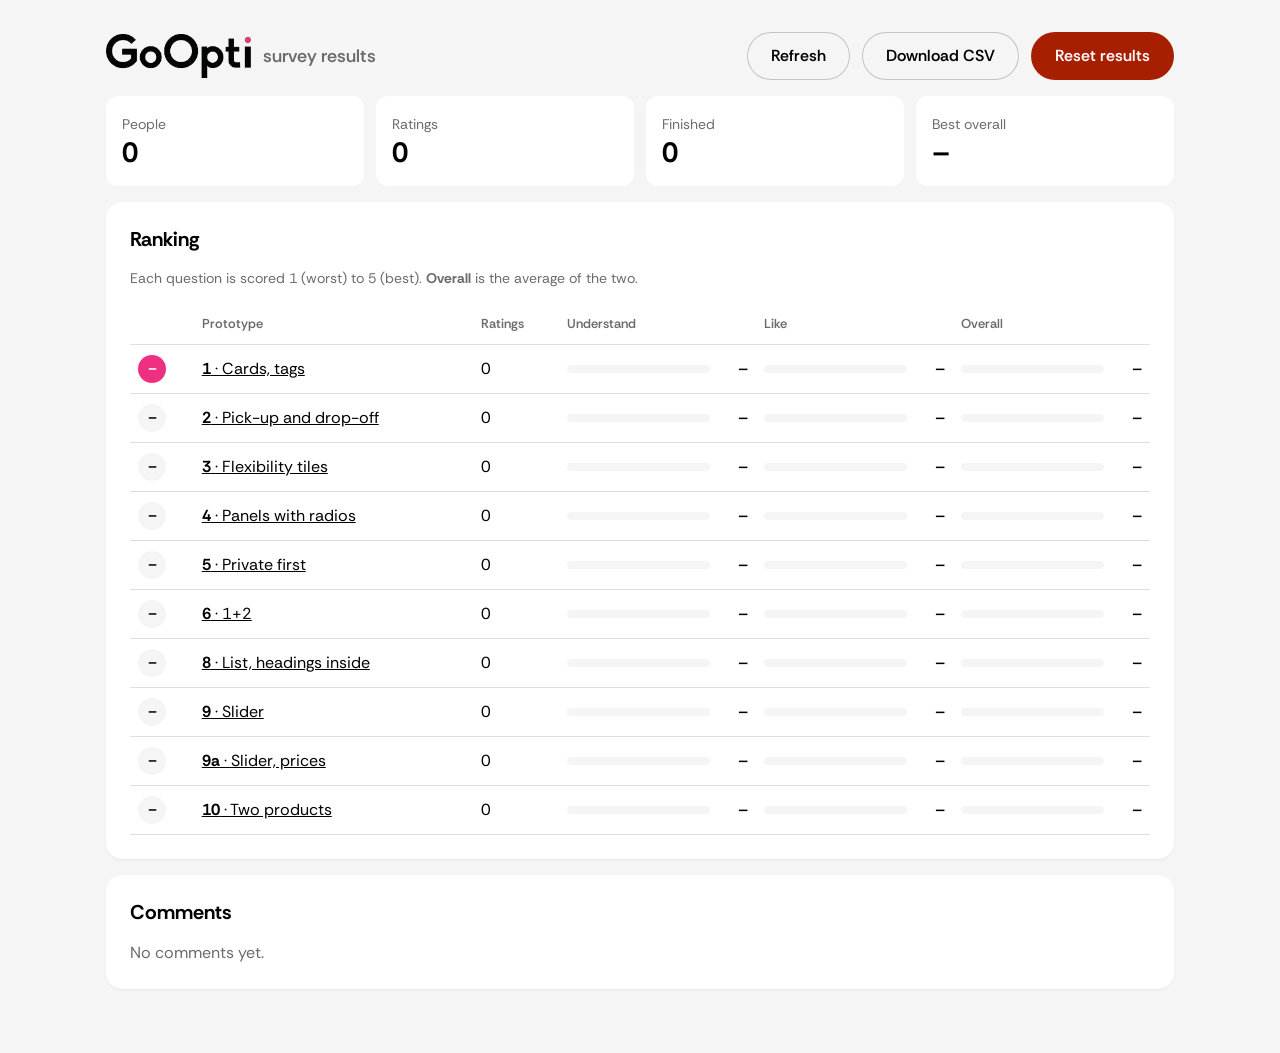
<file: results.html>
<!doctype html>
<html lang="en">
<head>
<meta charset="utf-8">
<meta name="viewport" content="width=device-width, initial-scale=1, viewport-fit=cover">
<meta name="robots" content="noindex">
<title>Survey results · GoOpti</title>
<link rel="preconnect" href="https://fonts.googleapis.com">
<link href="https://fonts.googleapis.com/css2?family=Rethink+Sans:wght@400;600;700;800&display=swap" rel="stylesheet">
<link rel="stylesheet" href="survey.css?v=4">
</head>
<body>
<main class="wrap wrap--wide stack">
  <div style="display:flex;align-items:center;gap:12px;flex-wrap:wrap">
    <div style="display:flex;align-items:center;gap:12px"><img class="logo-img" src="logo.png" alt="GoOpti" width="146" height="44"><span class="muted" style="font-weight:600;font-size:18px">survey results</span></div>
    <div class="row-actions" style="margin-left:auto">
      <button class="btn btn--ghost" id="refresh" type="button">Refresh</button>
      <button class="btn btn--ghost" id="csv" type="button">Download CSV</button>
      <button class="btn btn--danger" id="reset" type="button">Reset results</button>
    </div>
  </div>
  <p class="notice" id="local-note" hidden>Preview mode: these results are only the answers given in this browser.</p>

  <div class="kpis" id="kpis"></div>

  <section class="card stack">
    <h2 class="h2">Ranking</h2>
    <p class="small muted">Each question is scored 1 (worst) to 5 (best). <b>Overall</b> is the average of the two.</p>
    <div class="table-scroll"><table>
      <thead><tr><th></th><th>Prototype</th><th>Ratings</th><th>Understand</th><th>Like</th><th>Overall</th></tr></thead>
      <tbody id="rows"></tbody>
    </table></div>
  </section>

  <section class="card stack">
    <h2 class="h2">Comments</h2>
    <div id="comments"></div>
  </section>
</main>

<dialog id="dlg">
  <form method="dialog" class="stack" id="dlg-form">
    <h2 class="h2">Delete all results?</h2>
    <p>This removes every rating and comment for everyone. It can't be undone. Download the CSV first if you want to keep them.</p>
    <label class="q__label" for="confirm" id="confirm-label">Type <b>RESET</b> to confirm</label>
    <input type="text" id="confirm" autocomplete="off">
    <div class="row-actions">
      <button class="btn btn--danger" value="ok" id="dlg-ok" disabled>Delete all</button>
      <button class="btn btn--ghost" value="cancel" formnovalidate>Cancel</button>
    </div>
  </form>
</dialog>

<script src="survey.js?v=6"></script>
<script>
(function () {
  const esc = SV.esc, Q = SV.QUESTIONS;
  if (SV.CONFIG.BACKEND === 'local') document.getElementById('local-note').hidden = false;
  let docs = [];

  const avg = a => a.length ? a.reduce((s, x) => s + x, 0) / a.length : null;
  const f1 = x => x == null ? '–' : x.toFixed(1);
  const bar = (x, cls) => '<div class="bar ' + (cls || '') + '"><div class="bar__track"><div class="bar__fill" style="width:' + (x == null ? 0 : (x - 1) / 4 * 100) + '%"></div></div><span>' + f1(x) + '</span></div>';
  const label = p => 'Prototype ' + p.n + ' · ' + p.name;

  function render() {
    const ratings = docs.filter(d => d.type === 'rating'), finals = docs.filter(d => d.type === 'final');
    const people = new Set(docs.map(d => d.rid)).size;
    const stats = SV.PROTOS.map(p => {
      const r = ratings.filter(d => d.v === p.n);
      const s = { p, n: r.length };
      Q.forEach(q => { s[q.key] = avg(r.map(d => d[q.key]).filter(Number.isFinite)); });
      s.overall = s.n ? avg(Q.map(q => s[q.key])) : null;
      return s;
    }).sort((a, b) => (b.overall ?? -1) - (a.overall ?? -1));

    const top = stats[0] && stats[0].overall != null ? stats[0] : null;
    document.getElementById('kpis').innerHTML = [
      ['People', people], ['Ratings', ratings.length], ['Finished', finals.length],
      ['Best overall', top ? 'P' + top.p.n + ' · ' + f1(top.overall) : '–'],
    ].map(([k, v]) => '<div class="kpi"><span class="small muted">' + k + '</span><b>' + esc(v) + '</b></div>').join('');

    document.getElementById('rows').innerHTML = stats.map((s, i) =>
      '<tr><td><span class="rank">' + (s.overall == null ? '–' : i + 1) + '</span></td>' +
      '<td class="name"><a href="prototypes.html?v=' + encodeURIComponent(s.p.n) + '" target="_blank" rel="noopener"><b>' + esc(s.p.n) + '</b> · ' + esc(s.p.name) + '</a></td>' +
      '<td>' + s.n + '</td>' + Q.map(q => '<td>' + bar(s[q.key]) + '</td>').join('') +
      '<td>' + bar(s.overall, 'bar--overall') + '</td></tr>'
    ).join('');

    const byProto = SV.PROTOS.map(p => {
      const c = ratings.filter(d => d.v === p.n && d.comment).map(d => ({ who: d.name, txt: d.comment, tags: Q.map(q => q.key + ' ' + d[q.key]) }));
      return { p, c };
    }).filter(x => x.c.length);
    // the closing comment of each person, not tied to one prototype
    const general = finals.filter(d => d.comment).map(d => ({ who: d.name, txt: d.comment, tags: [] }));
    if (general.length) byProto.push({ p: { n: '', name: 'General comments' }, c: general, general: true });
    document.getElementById('comments').innerHTML = byProto.length ? byProto.map(x =>
      '<h3 style="font-size:16px;margin-top:12px">' + esc(x.general ? 'General comments' : label(x.p)) + '</h3><ul class="comments">' +
      x.c.map(c => '<li>' + c.tags.map(t => '<span class="tag">' + esc(t) + '</span>').join('') +
        '<span class="small muted">' + esc(c.who || 'Anonymous') + '</span><div>' + esc(c.txt) + '</div></li>').join('') + '</ul>'
    ).join('') : '<p class="muted">No comments yet.</p>';
  }

  async function load() {
    try { docs = await SV.store.list(); } catch (e) { docs = []; alert('Could not load results.'); }
    render();
  }

  document.getElementById('refresh').addEventListener('click', load);

  document.getElementById('csv').addEventListener('click', () => {
    const cols = ['ts', 'rid', 'name', 'type', 'v', 'prototype', ...Q.map(q => q.key), 'comment'];
    const cell = x => '"' + String(x == null ? '' : x).replace(/"/g, '""') + '"';
    const lines = [cols.join(',')].concat(docs.map(d => cols.map(k => cell(k === 'prototype' ? (SV.proto(d.v) || {}).name : d[k])).join(',')));
    const a = document.createElement('a');
    a.href = URL.createObjectURL(new Blob(['﻿' + lines.join('\n')], { type: 'text/csv' }));
    a.download = 'offer-page-survey-' + new Date().toISOString().slice(0, 10) + '.csv';
    a.click();
  });

  // live results need the admin key from apps-script/Code.gs; the local preview only asks for RESET
  const dlg = document.getElementById('dlg'), conf = document.getElementById('confirm'), ok = document.getElementById('dlg-ok');
  const live = SV.CONFIG.BACKEND !== 'local';
  if (live) { document.getElementById('confirm-label').textContent = 'Admin key'; conf.type = 'password'; }
  document.getElementById('reset').addEventListener('click', () => { conf.value = ''; ok.disabled = true; dlg.showModal(); });
  conf.addEventListener('input', () => { ok.disabled = live ? !conf.value.trim() : conf.value.trim() !== 'RESET'; });
  dlg.addEventListener('close', async () => {
    if (dlg.returnValue !== 'ok') return;
    try { await SV.store.reset(conf.value.trim()); }
    catch (e) { alert(e.message === 'wrong key' ? 'Wrong admin key. Nothing was deleted.' : 'Could not reset results.'); }
    load();
  });

  load();
})();
</script>
</body>
</html>
</file>
<file: survey.css>
/* Survey pages. Colours follow the GoOpti UI kit tokens used in prototypes.html. */
:root {
  --brand: #ed3180; --brand-hover: #da0364; --brand-subtle: #fef4f6;
  --teal: #088079; --teal-subtle: #d8f0ee;
  --text: #000; --text-2: #3e3e3e; --text-3: #6b6b6b;
  --bg: #fff; --bg-muted: #f5f5f5; --border: #dedede; --border-strong: #c4c4c4;
  --error: #a61f00; --error-subtle: #ffe5df;
  --radius: 16px;
  color-scheme: light;
}
* { box-sizing: border-box; }
html { -webkit-text-size-adjust: 100%; text-size-adjust: 100%; }
body {
  margin: 0; background: var(--bg-muted); color: var(--text);
  font: 16px/1.5 'Rethink Sans', system-ui, -apple-system, 'Segoe UI', sans-serif;
}
h1, h2, h3, p { margin: 0; }
button { font: inherit; color: inherit; }
a { color: inherit; }

.wrap { max-width: 640px; margin: 0 auto; padding: 32px 16px 64px; }
.card { background: var(--bg); border-radius: var(--radius); padding: 24px; box-shadow: 0 1px 2px rgba(0,0,0,.06); }
.stack > * + * { margin-top: 16px; }
.logo { font-weight: 800; font-size: 20px; letter-spacing: -.01em; }
.logo b { color: var(--brand); }
.h1 { font-size: 28px; line-height: 34px; font-weight: 700; letter-spacing: -.01em; }
.h2 { font-size: 20px; line-height: 26px; font-weight: 700; }
.muted { color: var(--text-3); }
.small { font-size: 14px; line-height: 20px; }

.btn {
  display: inline-flex; align-items: center; justify-content: center; gap: 8px;
  min-height: 48px; padding: 0 24px; border-radius: 999px; border: 0; cursor: pointer;
  background: var(--brand); color: #fff; font-weight: 600; text-decoration: none;
}
.btn:hover { background: var(--brand-hover); }
.btn:disabled { background: var(--border); color: var(--text-3); cursor: not-allowed; }
.btn--ghost { background: transparent; color: var(--text); box-shadow: inset 0 0 0 1px var(--border-strong); }
.btn--ghost:hover { background: var(--bg-muted); }
.btn--danger { background: var(--error); }
.btn--danger:hover { background: #7f1800; }
.btn--block { width: 100%; }
:focus-visible { outline: 3px solid var(--brand); outline-offset: 2px; }

.task { background: var(--teal-subtle); color: #04504b; border-radius: 12px; padding: 12px 16px; }

/* the list of prototypes on the start page */
.plist { list-style: none; margin: 0; padding: 0; display: grid; gap: 8px; }
.plist a {
  display: flex; align-items: center; gap: 12px; padding: 12px 16px; border-radius: 12px;
  background: var(--bg); box-shadow: inset 0 0 0 1px var(--border); text-decoration: none;
}
.plist a:hover { box-shadow: inset 0 0 0 1px var(--border-strong); }
.plist .num { width: 32px; height: 32px; border-radius: 999px; display: inline-flex; align-items: center; justify-content: center; background: var(--bg-muted); font-weight: 700; flex-shrink: 0; }
.plist .is-done .num { background: var(--teal); color: #fff; }
.plist .state { margin-left: auto; font-size: 14px; color: var(--text-3); }
.plist .is-done .state { color: var(--teal); font-weight: 600; }
.progress { height: 8px; border-radius: 999px; background: var(--border); overflow: hidden; }
.progress > i { display: block; height: 100%; background: var(--teal); border-radius: inherit; transition: width .3s; }

/* the 1–5 face scale */
.q { border: 0; padding: 0; margin: 0; min-width: 0; }
.q + .q { margin-top: 24px; }
.q__label { font-weight: 600; margin-bottom: 8px; }
.scale { display: grid; grid-template-columns: repeat(5, 1fr); gap: 6px; }
.scale input { position: absolute; opacity: 0; pointer-events: none; }
.scale label {
  display: flex; flex-direction: column; align-items: center; justify-content: center; gap: 2px;
  min-height: 56px; border-radius: 12px; cursor: pointer; background: var(--bg-muted);
  box-shadow: inset 0 0 0 1px transparent; transition: transform .1s, background .15s;
}
.scale label .f { font-size: 26px; line-height: 1; filter: grayscale(.6); opacity: .75; transition: filter .15s, opacity .15s; }
.scale label .d { font-size: 12px; color: var(--text-3); font-weight: 600; }
.scale label:hover .f { filter: none; opacity: 1; }
.scale input:checked + label { background: var(--brand-subtle); box-shadow: inset 0 0 0 2px var(--brand); }
.scale input:checked + label .f { filter: none; opacity: 1; transform: scale(1.12); }
.scale input:focus-visible + label { outline: 3px solid var(--brand); outline-offset: 2px; }
.scale__ends { display: flex; justify-content: space-between; font-size: 12px; color: var(--text-3); margin-top: 4px; }
textarea {
  width: 100%; min-height: 72px; padding: 12px; border-radius: 12px; border: 1px solid var(--border-strong);
  font: inherit; resize: vertical; background: var(--bg);
}
input[type=text] { width: 100%; min-height: 48px; padding: 0 14px; border-radius: 12px; border: 1px solid var(--border-strong); font: inherit; }

/* ---------- prototype page: phone + rating popup ---------- */
body.is-proto { overflow: hidden; }
.pp { display: flex; flex-direction: column; align-items: center; height: 100dvh; padding: 0; }
.pp__top { display: flex; align-items: center; gap: 16px; width: 100%; max-width: 640px; padding: 12px 16px; flex-shrink: 0; }
.pp__top .back { text-decoration: none; font-weight: 600; font-size: 14px; }
.pp__top .step { margin-left: auto; font-size: 14px; color: var(--text-3); font-weight: 600; }
.pp__frame { width: 390px; max-width: 100%; height: 844px; max-height: calc(100dvh - 64px); border: 0; border-radius: 54px; background: var(--bg); box-shadow: 0 0 0 1px var(--border-strong), 0 12px 40px rgba(0,0,0,.12); display: block; }

/* the rating opens over the prototype when Continue is tapped */
.scrim { position: fixed; inset: 0; background: rgba(0,0,0,.5); z-index: 9; opacity: 0; visibility: hidden; transition: opacity .2s, visibility .2s; }
.scrim.is-on { opacity: 1; visibility: visible; }
.pp__side {
  position: fixed; z-index: 10; left: 50%; top: 50%; width: min(440px, calc(100% - 32px)); max-height: calc(100dvh - 32px); overflow-y: auto;
  transform: translate(-50%, -46%) scale(.97); opacity: 0; visibility: hidden; transition: transform .22s cubic-bezier(.2,.8,.2,1), opacity .2s, visibility .2s;
}
.pp__side.is-open { transform: translate(-50%, -50%); opacity: 1; visibility: visible; box-shadow: 0 24px 80px rgba(0,0,0,.3); }
.sheet-x { position: absolute; top: 12px; right: 12px; width: 40px; height: 40px; border-radius: 999px; border: 0; background: var(--bg-muted); display: inline-flex; align-items: center; justify-content: center; cursor: pointer; font-size: 18px; }
.pp__side h1 { padding-right: 48px; }

/* small screens: the prototype fills the screen and the rating is a bottom sheet */
@media (max-width: 600px), (max-height: 700px) {
  .pp__top { padding: 8px 16px; background: var(--bg); border-bottom: 1px solid var(--border); min-height: 44px; max-width: none; }
  .pp__frame { flex: 1; width: 100%; height: auto; max-height: none; min-height: 0; border-radius: 0; box-shadow: none; }
  .pp__side { left: 0; top: auto; bottom: 0; width: 100%; max-height: 88dvh; border-radius: 24px 24px 0 0; transform: translateY(105%); padding-bottom: calc(24px + env(safe-area-inset-bottom)); }
  .pp__side.is-open { transform: none; box-shadow: 0 -8px 40px rgba(0,0,0,.2); }
}

/* ---------- results ---------- */
.wrap--wide { max-width: 1100px; }
.kpis { display: grid; grid-template-columns: repeat(auto-fit, minmax(160px, 1fr)); gap: 12px; }
.kpi { background: var(--bg); border-radius: 12px; padding: 16px; }
.kpi b { display: block; font-size: 28px; line-height: 34px; font-variant-numeric: tabular-nums; }
.table-scroll { overflow-x: auto; -webkit-overflow-scrolling: touch; }
table { width: 100%; border-collapse: collapse; font-variant-numeric: tabular-nums; }
th, td { text-align: left; padding: 10px 8px; border-bottom: 1px solid var(--border); vertical-align: middle; white-space: nowrap; }
th { font-size: 13px; color: var(--text-3); font-weight: 600; }
td.name { white-space: normal; min-width: 160px; }
.bar { display: flex; align-items: center; gap: 8px; min-width: 120px; }
.bar__track { flex: 1; height: 8px; border-radius: 999px; background: var(--bg-muted); overflow: hidden; min-width: 60px; }
.bar__fill { height: 100%; border-radius: inherit; background: var(--teal); }
.bar--overall .bar__fill { background: var(--brand); }
.bar span { width: 30px; text-align: right; font-weight: 600; }
.rank { width: 28px; height: 28px; border-radius: 999px; display: inline-flex; align-items: center; justify-content: center; background: var(--bg-muted); font-weight: 700; font-size: 14px; }
tr:first-child .rank { background: var(--brand); color: #fff; }
.comments { list-style: none; margin: 0; padding: 0; }
.comments li { padding: 10px 0; border-bottom: 1px solid var(--border); }
.comments li:last-child { border-bottom: 0; }
.tag { display: inline-block; padding: 2px 8px; border-radius: 999px; background: var(--bg-muted); font-size: 12px; font-weight: 600; margin-right: 6px; }
.notice { background: #fff7ef; color: #804e00; border-radius: 12px; padding: 12px 16px; font-size: 14px; }
.row-actions { display: flex; flex-wrap: wrap; gap: 12px; }
dialog { border: 0; border-radius: var(--radius); padding: 24px; max-width: 420px; width: calc(100% - 32px); }
dialog::backdrop { background: rgba(0,0,0,.45); }

.logo-img { display: block; height: 44px; width: auto; }

.pp__side:focus { outline: none; }
</file>
